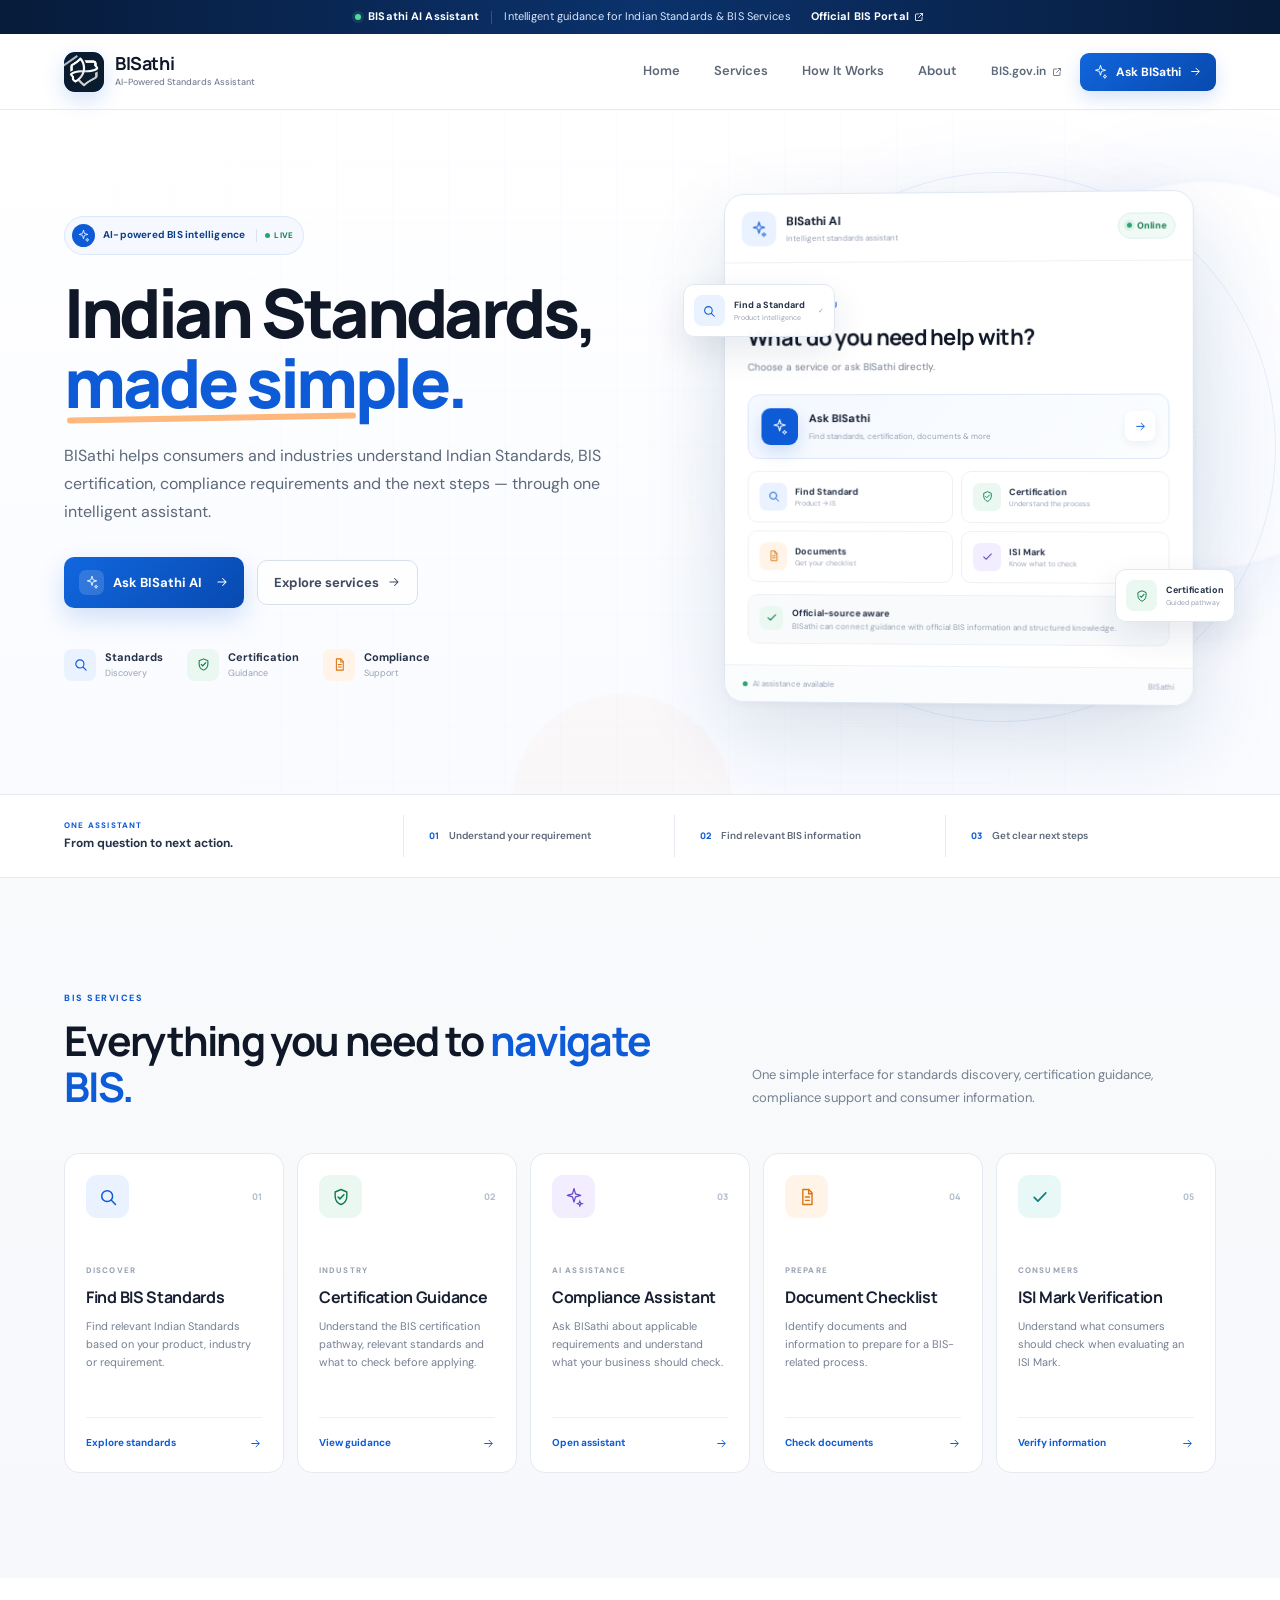
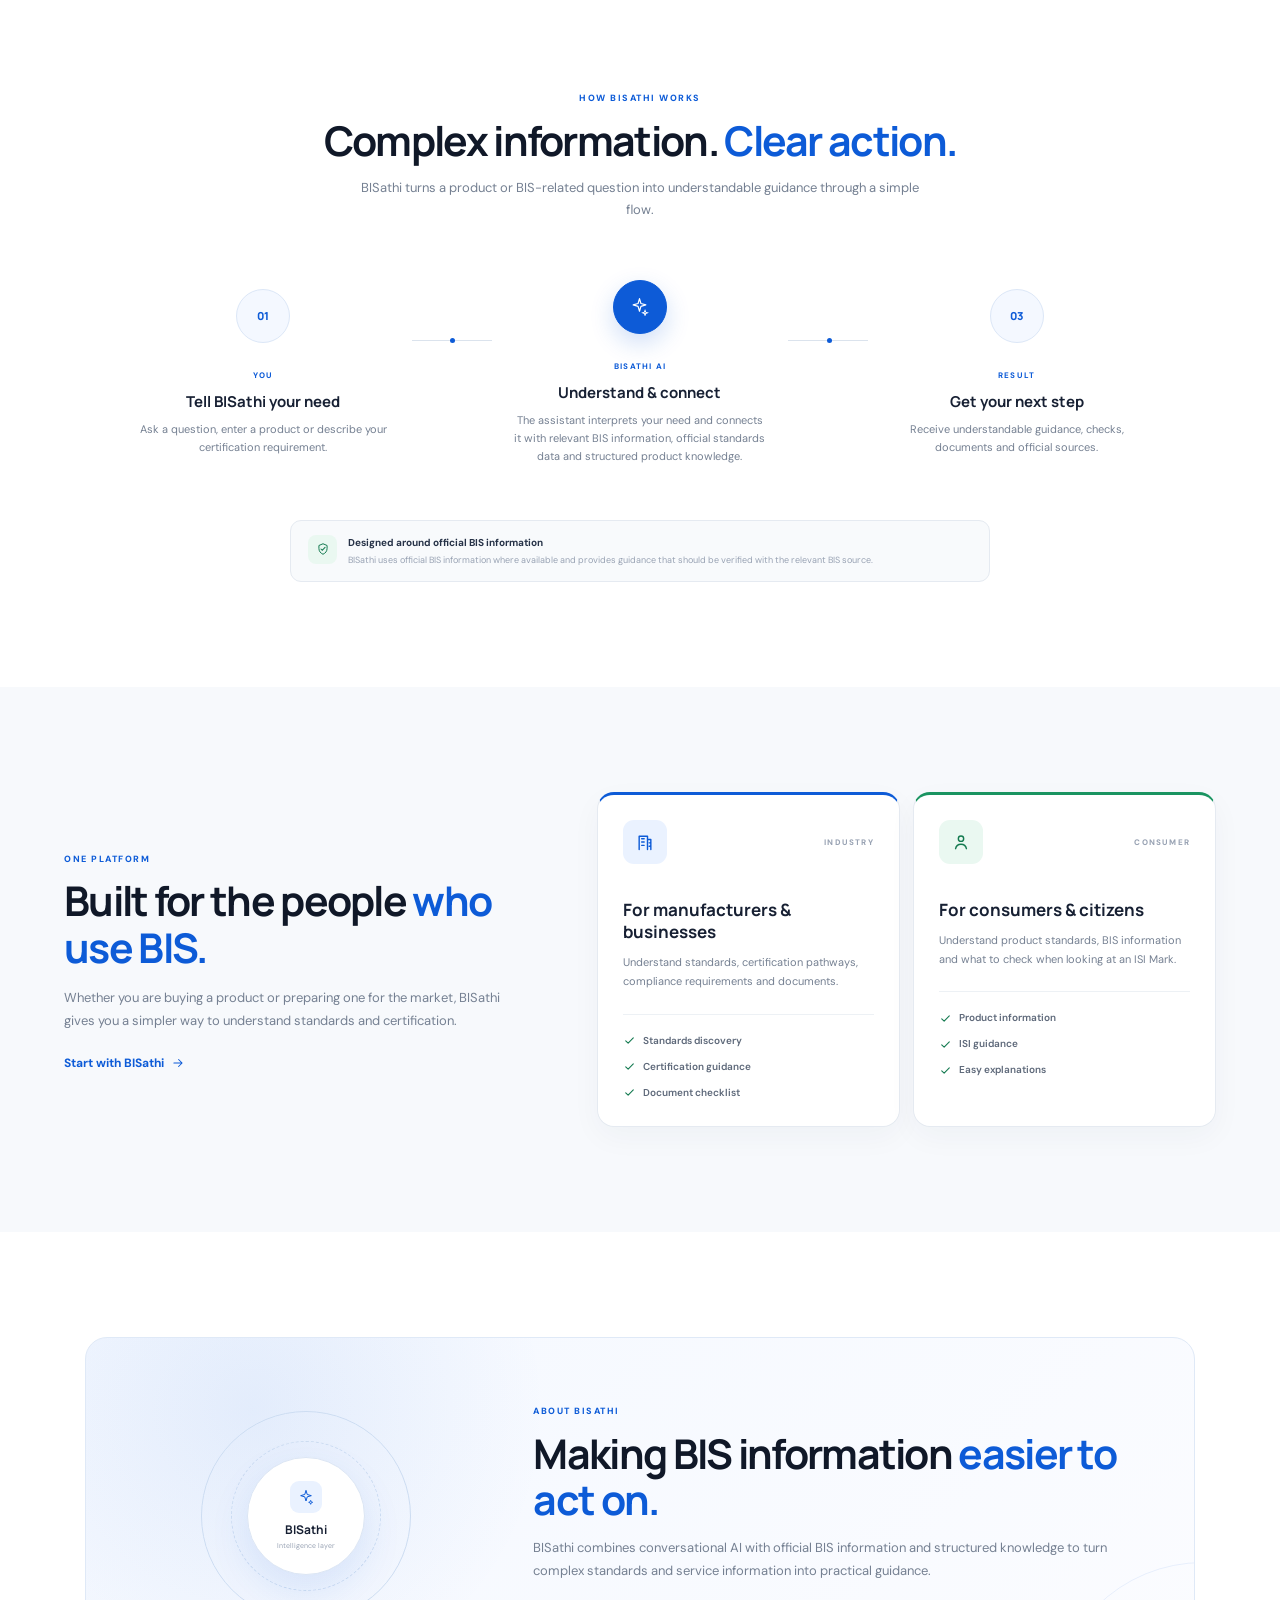
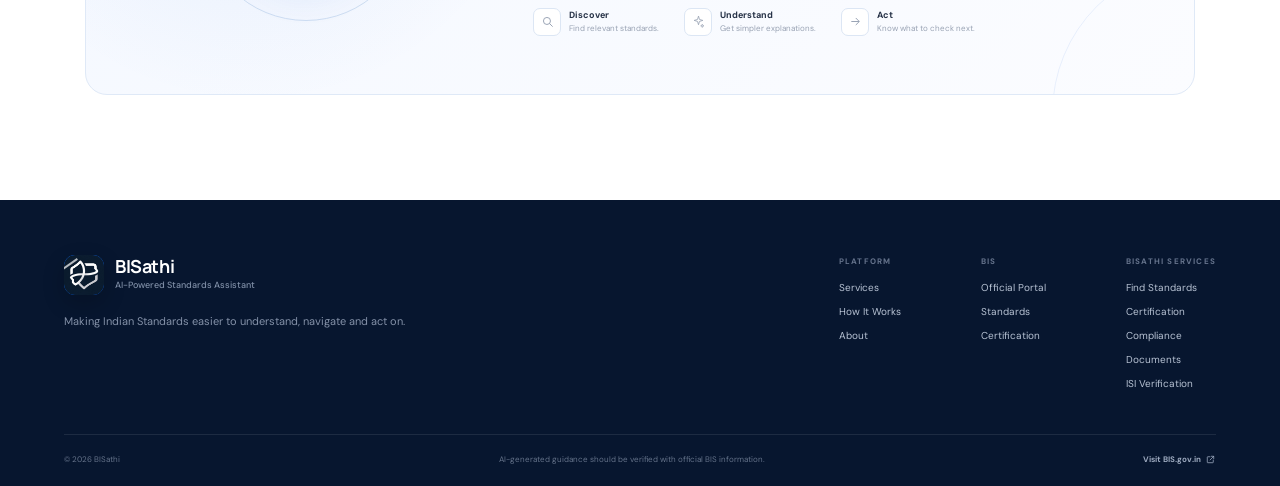
<file: frontend/index.html>
<!DOCTYPE html>
<html lang="en">
<head>
    <meta charset="UTF-8">
    <meta name="viewport" content="width=device-width, initial-scale=1.0">

    <meta
        name="description"
        content="BISathi is an AI-powered assistant for Indian Standards, BIS certification, compliance and consumer guidance."
    >

    <title>BISathi | AI-Powered BIS Standards Assistant</title>

    <!-- BISathi Logo / Favicon -->
    <link
        rel="icon"
        type="image/jpeg"
        href="BISathi.jpeg"
    >

    <link rel="preconnect" href="https://fonts.googleapis.com">
    <link rel="preconnect" href="https://fonts.gstatic.com" crossorigin>

    <link
        href="https://fonts.googleapis.com/css2?family=DM+Sans:wght@400;500;600;700&family=Manrope:wght@500;600;700;800&display=swap"
        rel="stylesheet"
    >

    <link rel="stylesheet" href="style.css">

    <!-- BISathi Logo Image Styling -->
    <style>
        .brand-logo-image {
            width: 100%;
            height: 100%;
            display: block;
            object-fit: contain;
            border-radius: inherit;
        }
    </style>
</head>

<body>

    <!-- =====================================================
         SVG ICON SYSTEM
         ===================================================== -->

    <svg
        aria-hidden="true"
        width="0"
        height="0"
        style="position:absolute"
    >

        <defs>

            <symbol id="icon-arrow-right" viewBox="0 0 24 24">
                <path
                    d="M5 12h13M13 6l6 6-6 6"
                    fill="none"
                    stroke="currentColor"
                    stroke-width="1.8"
                    stroke-linecap="round"
                    stroke-linejoin="round"
                />
            </symbol>

            <symbol id="icon-arrow-up" viewBox="0 0 24 24">
                <path
                    d="M12 19V5M6 11l6-6 6 6"
                    fill="none"
                    stroke="currentColor"
                    stroke-width="1.8"
                    stroke-linecap="round"
                    stroke-linejoin="round"
                />
            </symbol>

            <symbol id="icon-search" viewBox="0 0 24 24">
                <circle
                    cx="11"
                    cy="11"
                    r="6.5"
                    fill="none"
                    stroke="currentColor"
                    stroke-width="1.8"
                />

                <path
                    d="M16 16l5 5"
                    fill="none"
                    stroke="currentColor"
                    stroke-width="1.8"
                    stroke-linecap="round"
                />
            </symbol>

            <symbol id="icon-check" viewBox="0 0 24 24">
                <path
                    d="M5 12.5l4.5 4.5L19 7"
                    fill="none"
                    stroke="currentColor"
                    stroke-width="2"
                    stroke-linecap="round"
                    stroke-linejoin="round"
                />
            </symbol>

            <symbol id="icon-document" viewBox="0 0 24 24">
                <path
                    d="M7 3h7l4 4v14H7z"
                    fill="none"
                    stroke="currentColor"
                    stroke-width="1.7"
                    stroke-linejoin="round"
                />

                <path
                    d="M14 3v5h4M10 12h5M10 16h5"
                    fill="none"
                    stroke="currentColor"
                    stroke-width="1.7"
                    stroke-linecap="round"
                />
            </symbol>

            <symbol id="icon-shield" viewBox="0 0 24 24">
                <path
                    d="M12 3l7 3v5c0 4.6-2.8 8.3-7 10-4.2-1.7-7-5.4-7-10V6z"
                    fill="none"
                    stroke="currentColor"
                    stroke-width="1.7"
                    stroke-linejoin="round"
                />

                <path
                    d="M8.5 12l2.2 2.2 4.8-5"
                    fill="none"
                    stroke="currentColor"
                    stroke-width="1.8"
                    stroke-linecap="round"
                />
            </symbol>

            <symbol id="icon-building" viewBox="0 0 24 24">
                <path
                    d="M5 21V5h10v16M15 9h4v12M8 8h3M8 12h3M8 16h3M17 13h1M17 17h1"
                    fill="none"
                    stroke="currentColor"
                    stroke-width="1.7"
                    stroke-linecap="round"
                    stroke-linejoin="round"
                />
            </symbol>

            <symbol id="icon-user" viewBox="0 0 24 24">
                <circle
                    cx="12"
                    cy="8"
                    r="3.2"
                    fill="none"
                    stroke="currentColor"
                    stroke-width="1.7"
                />

                <path
                    d="M5.5 20c.7-3.5 3-5.3 6.5-5.3s5.8 1.8 6.5 5.3"
                    fill="none"
                    stroke="currentColor"
                    stroke-width="1.7"
                    stroke-linecap="round"
                />
            </symbol>

            <symbol id="icon-spark" viewBox="0 0 24 24">
                <path
                    d="M12 2l1.8 6.2L20 10l-6.2 1.8L12 18l-1.8-6.2L4 10l6.2-1.8z"
                    fill="none"
                    stroke="currentColor"
                    stroke-width="1.5"
                    stroke-linejoin="round"
                />

                <path
                    d="M19 17l.8 2.2L22 20l-2.2.8L19 23l-.8-2.2L16 20l2.2-.8z"
                    fill="none"
                    stroke="currentColor"
                    stroke-width="1.3"
                />
            </symbol>

            <symbol id="icon-menu" viewBox="0 0 24 24">
                <path
                    d="M4 7h16M4 12h16M4 17h16"
                    fill="none"
                    stroke="currentColor"
                    stroke-width="1.8"
                    stroke-linecap="round"
                />
            </symbol>

            <symbol id="icon-close" viewBox="0 0 24 24">
                <path
                    d="M6 6l12 12M18 6L6 18"
                    fill="none"
                    stroke="currentColor"
                    stroke-width="1.8"
                    stroke-linecap="round"
                />
            </symbol>

            <symbol id="icon-external" viewBox="0 0 24 24">
                <path
                    d="M14 5h5v5M19 5l-8 8"
                    fill="none"
                    stroke="currentColor"
                    stroke-width="1.7"
                    stroke-linecap="round"
                    stroke-linejoin="round"
                />

                <path
                    d="M18 13v5a1 1 0 0 1-1 1H6a1 1 0 0 1-1-1V7a1 1 0 0 1 1-1h5"
                    fill="none"
                    stroke="currentColor"
                    stroke-width="1.7"
                    stroke-linecap="round"
                />
            </symbol>

        </defs>

    </svg>


    <!-- =====================================================
         TOP INFORMATION BAR
         ===================================================== -->

    <div class="top-strip">

        <div class="top-strip-inner">

            <span class="top-strip-status">
                <span class="live-dot"></span>
                BISathi AI Assistant
            </span>

            <span class="top-strip-divider"></span>

            <span>
                Intelligent guidance for Indian Standards &amp; BIS Services
            </span>

            <a
                href="https://www.bis.gov.in/"
                target="_blank"
                rel="noopener noreferrer"
            >
                Official BIS Portal

                <svg class="tiny-icon">
                    <use href="#icon-external"></use>
                </svg>
            </a>

        </div>

    </div>


    <!-- =====================================================
         NAVBAR
         ===================================================== -->

    <header class="navbar">

        <a
            href="#home"
            class="brand"
            aria-label="BISathi Home"
        >

            <!-- BISathi Logo -->
            <div class="brand-mark">
                <img
                    src="BISathi.jpeg"
                    alt="BISathi Logo"
                    class="brand-logo-image"
                >
            </div>

            <div class="brand-copy">
                <strong>BISathi</strong>
                <span>AI-Powered Standards Assistant</span>
            </div>

        </a>


        <nav class="main-nav">

            <a href="#home" class="active">
                Home
            </a>

            <a href="#services">
                Services
            </a>

            <a href="#how">
                How It Works
            </a>

            <a href="#about">
                About
            </a>

        </nav>


        <div class="nav-actions">

            <a
                class="official-nav-link"
                href="https://www.bis.gov.in/"
                target="_blank"
                rel="noopener noreferrer"
            >
                BIS.gov.in

                <svg class="tiny-icon">
                    <use href="#icon-external"></use>
                </svg>
            </a>


            <button
                class="ask-nav-btn"
                onclick="openAssistant()"
            >

                <svg class="button-icon">
                    <use href="#icon-spark"></use>
                </svg>

                Ask BISathi

                <svg class="button-arrow">
                    <use href="#icon-arrow-right"></use>
                </svg>

            </button>


            <button
                class="mobile-menu-btn"
                type="button"
                onclick="toggleMobileNav()"
                aria-label="Open menu"
            >

                <svg>
                    <use href="#icon-menu"></use>
                </svg>

            </button>

        </div>

    </header>


    <!-- =====================================================
         MOBILE NAV
         ===================================================== -->

    <div class="mobile-nav" id="mobileNav">

        <a
            href="#home"
            onclick="closeMobileNav()"
        >
            Home
        </a>

        <a
            href="#services"
            onclick="closeMobileNav()"
        >
            Services
        </a>

        <a
            href="#how"
            onclick="closeMobileNav()"
        >
            How It Works
        </a>

        <a
            href="#about"
            onclick="closeMobileNav()"
        >
            About
        </a>

        <button
            onclick="openAssistant(); closeMobileNav()"
        >
            Ask BISathi AI
        </button>

    </div>


    <!-- =====================================================
         MAIN
         ===================================================== -->

    <main id="home">


        <!-- =================================================
             HERO
             ================================================= -->

        <section class="hero">

            <div class="hero-background-grid"></div>

            <div class="hero-glow hero-glow-one"></div>

            <div class="hero-glow hero-glow-two"></div>


            <div class="hero-content">

                <div class="hero-eyebrow">

                    <span class="eyebrow-icon">
                        <svg>
                            <use href="#icon-spark"></use>
                        </svg>
                    </span>

                    <span>
                        AI-powered BIS intelligence
                    </span>

                    <span class="eyebrow-live">
                        <span></span>
                        LIVE
                    </span>

                </div>


                <h1>
                    Indian Standards,
                    <span>made simple.</span>
                </h1>


                <p class="hero-description">
                    BISathi helps consumers and industries understand
                    Indian Standards, BIS certification, compliance
                    requirements and the next steps — through one
                    intelligent assistant.
                </p>


                <div class="hero-actions">

                    <button
                        class="hero-primary-btn"
                        onclick="openAssistant()"
                    >

                        <span class="hero-btn-icon">
                            <svg>
                                <use href="#icon-spark"></use>
                            </svg>
                        </span>

                        Ask BISathi AI

                        <svg class="hero-arrow">
                            <use href="#icon-arrow-right"></use>
                        </svg>

                    </button>


                    <button
                        class="hero-secondary-btn"
                        onclick="scrollToSection('services')"
                    >

                        Explore services

                        <svg>
                            <use href="#icon-arrow-right"></use>
                        </svg>

                    </button>

                </div>


                <div class="hero-trust">

                    <div class="trust-item">

                        <div class="trust-icon">
                            <svg>
                                <use href="#icon-search"></use>
                            </svg>
                        </div>

                        <div>
                            <strong>Standards</strong>
                            <span>Discovery</span>
                        </div>

                    </div>


                    <div class="trust-item">

                        <div class="trust-icon green">
                            <svg>
                                <use href="#icon-shield"></use>
                            </svg>
                        </div>

                        <div>
                            <strong>Certification</strong>
                            <span>Guidance</span>
                        </div>

                    </div>


                    <div class="trust-item">

                        <div class="trust-icon orange">
                            <svg>
                                <use href="#icon-document"></use>
                            </svg>
                        </div>

                        <div>
                            <strong>Compliance</strong>
                            <span>Support</span>
                        </div>

                    </div>

                </div>

            </div>


            <!-- =================================================
                 HERO AI COMMAND CENTER
                 ================================================= -->

            <div class="hero-visual">

                <div class="visual-orbit orbit-one"></div>
                <div class="visual-orbit orbit-two"></div>


                <div class="ai-dashboard">

                    <div class="dashboard-topbar">

                        <div class="dashboard-brand">

                            <div class="mini-ai-logo">
                                <svg>
                                    <use href="#icon-spark"></use>
                                </svg>
                            </div>

                            <div>
                                <strong>BISathi AI</strong>
                                <span>
                                    Intelligent standards assistant
                                </span>
                            </div>

                        </div>


                        <div class="dashboard-status">
                            <span class="online-pulse"></span>
                            Online
                        </div>

                    </div>


                    <div class="dashboard-body">

                        <div class="dashboard-greeting">

                            <span class="greeting-label">
                                GOOD TO SEE YOU
                            </span>

                            <h3>
                                What do you need help with?
                            </h3>

                            <p>
                                Choose a service or ask BISathi directly.
                            </p>

                        </div>


                        <div class="dashboard-command">

                            <div class="command-icon">
                                <svg>
                                    <use href="#icon-spark"></use>
                                </svg>
                            </div>

                            <div class="command-text">

                                <span>
                                    Ask BISathi
                                </span>

                                <small>
                                    Find standards, certification,
                                    documents &amp; more
                                </small>

                            </div>

                            <button
                                onclick="openAssistant()"
                                aria-label="Ask BISathi"
                            >
                                <svg>
                                    <use href="#icon-arrow-right"></use>
                                </svg>
                            </button>

                        </div>


                        <!-- 4 SERVICE SHORTCUTS -->

                        <div class="dashboard-services">


                            <!-- Standards -->

                            <button
                                onclick="window.location.href='standards.html'"
                            >

                                <span class="dashboard-service-icon blue">
                                    <svg>
                                        <use href="#icon-search"></use>
                                    </svg>
                                </span>

                                <span>
                                    <strong>Find Standard</strong>
                                    <small>
                                        Product → IS
                                    </small>
                                </span>

                            </button>


                            <!-- Certification -->

                            <button
                                onclick="window.location.href='certification.html'"
                            >

                                <span class="dashboard-service-icon green">
                                    <svg>
                                        <use href="#icon-shield"></use>
                                    </svg>
                                </span>

                                <span>
                                    <strong>Certification</strong>
                                    <small>
                                        Understand the process
                                    </small>
                                </span>

                            </button>


                            <!-- Documents -->

                            <button
                                onclick="window.location.href='documents.html'"
                            >

                                <span class="dashboard-service-icon orange">
                                    <svg>
                                        <use href="#icon-document"></use>
                                    </svg>
                                </span>

                                <span>
                                    <strong>Documents</strong>
                                    <small>
                                        Get your checklist
                                    </small>
                                </span>

                            </button>


                            <!-- ISI -->

                            <button
                                onclick="window.location.href='isi-verification.html'"
                            >

                                <span class="dashboard-service-icon purple">
                                    <svg>
                                        <use href="#icon-check"></use>
                                    </svg>
                                </span>

                                <span>
                                    <strong>ISI Mark</strong>
                                    <small>
                                        Know what to check
                                    </small>
                                </span>

                            </button>

                        </div>


                        <div class="dashboard-insight">

                            <div class="insight-mark">
                                <svg>
                                    <use href="#icon-check"></use>
                                </svg>
                            </div>

                            <div>

                                <strong>
                                    Official-source aware
                                </strong>

                                <span>
                                    BISathi can connect guidance with
                                    official BIS information and structured
                                    knowledge.
                                </span>

                            </div>

                        </div>

                    </div>


                    <div class="dashboard-footer">

                        <span>
                            <span class="footer-status-dot"></span>
                            AI assistance available
                        </span>

                        <span>
                            BISathi
                        </span>

                    </div>

                </div>


                <!-- FLOATING CARD 1 -->

                <div class="floating-card floating-card-one">

                    <div class="floating-icon blue">
                        <svg>
                            <use href="#icon-search"></use>
                        </svg>
                    </div>

                    <div>
                        <strong>Find a Standard</strong>
                        <span>Product intelligence</span>
                    </div>

                    <span class="floating-check">
                        ✓
                    </span>

                </div>


                <!-- FLOATING CARD 2 -->

                <div class="floating-card floating-card-two">

                    <div class="floating-icon green">
                        <svg>
                            <use href="#icon-shield"></use>
                        </svg>
                    </div>

                    <div>
                        <strong>Certification</strong>
                        <span>Guided pathway</span>
                    </div>

                </div>

            </div>

        </section>


        <!-- =================================================
             QUICK VALUE STRIP
             ================================================= -->

        <section class="value-strip">

            <div class="value-strip-inner">

                <div class="value-heading">

                    <span class="section-mini-label">
                        ONE ASSISTANT
                    </span>

                    <strong>
                        From question to next action.
                    </strong>

                </div>


                <div class="value-point">

                    <span class="value-number">
                        01
                    </span>

                    <span>
                        Understand your requirement
                    </span>

                </div>


                <div class="value-point">

                    <span class="value-number">
                        02
                    </span>

                    <span>
                        Find relevant BIS information
                    </span>

                </div>


                <div class="value-point">

                    <span class="value-number">
                        03
                    </span>

                    <span>
                        Get clear next steps
                    </span>

                </div>

            </div>

        </section>


        <!-- =================================================
             SERVICES
             ================================================= -->

        <section
            class="services section"
            id="services"
        >

            <div class="section-heading-row">

                <div>

                    <span class="section-label">
                        BIS SERVICES
                    </span>

                    <h2>
                        Everything you need to
                        <span>navigate BIS.</span>
                    </h2>

                </div>


                <p>
                    One simple interface for standards discovery,
                    certification guidance, compliance support and
                    consumer information.
                </p>

            </div>


            <div class="service-grid">


                <!-- =========================================
                     SERVICE 01 — STANDARDS
                     ========================================= -->

                <article
                    class="service-card featured-service"
                    onclick="window.location.href='standards.html'"
                    tabindex="0"
                    role="button"
                    onkeydown="
                        if(event.key === 'Enter' || event.key === ' ')
                        {
                            window.location.href='standards.html';
                        }
                    "
                >

                    <div class="service-card-top">

                        <div class="service-icon blue">

                            <svg>
                                <use href="#icon-search"></use>
                            </svg>

                        </div>

                        <span class="service-number">
                            01
                        </span>

                    </div>


                    <div class="service-card-content">

                        <span class="service-kicker">
                            DISCOVER
                        </span>

                        <h3>
                            Find BIS Standards
                        </h3>

                        <p>
                            Find relevant Indian Standards based on
                            your product, industry or requirement.
                        </p>

                    </div>


                    <div class="service-card-footer">

                        <span>
                            Explore standards
                        </span>

                        <svg>
                            <use href="#icon-arrow-right"></use>
                        </svg>

                    </div>

                </article>


                <!-- =========================================
                     SERVICE 02 — CERTIFICATION
                     ========================================= -->

                <article
                    class="service-card"
                    onclick="window.location.href='certification.html'"
                    tabindex="0"
                    role="button"
                    onkeydown="
                        if(event.key === 'Enter' || event.key === ' ')
                        {
                            window.location.href='certification.html';
                        }
                    "
                >

                    <div class="service-card-top">

                        <div class="service-icon green">

                            <svg>
                                <use href="#icon-shield"></use>
                            </svg>

                        </div>

                        <span class="service-number">
                            02
                        </span>

                    </div>


                    <div class="service-card-content">

                        <span class="service-kicker">
                            INDUSTRY
                        </span>

                        <h3>
                            Certification Guidance
                        </h3>

                        <p>
                            Understand the BIS certification pathway,
                            relevant standards and what to check
                            before applying.
                        </p>

                    </div>


                    <div class="service-card-footer">

                        <span>
                            View guidance
                        </span>

                        <svg>
                            <use href="#icon-arrow-right"></use>
                        </svg>

                    </div>

                </article>


                <!-- =========================================
                     SERVICE 03 — COMPLIANCE
                     ========================================= -->

                <article
                    class="service-card"
                    onclick="window.location.href='compliance.html'"
                    tabindex="0"
                    role="button"
                    onkeydown="
                        if(event.key === 'Enter' || event.key === ' ')
                        {
                            window.location.href='compliance.html';
                        }
                    "
                >

                    <div class="service-card-top">

                        <div class="service-icon purple">

                            <svg>
                                <use href="#icon-spark"></use>
                            </svg>

                        </div>

                        <span class="service-number">
                            03
                        </span>

                    </div>


                    <div class="service-card-content">

                        <span class="service-kicker">
                            AI ASSISTANCE
                        </span>

                        <h3>
                            Compliance Assistant
                        </h3>

                        <p>
                            Ask BISathi about applicable requirements
                            and understand what your business should check.
                        </p>

                    </div>


                    <div class="service-card-footer">

                        <span>
                            Open assistant
                        </span>

                        <svg>
                            <use href="#icon-arrow-right"></use>
                        </svg>

                    </div>

                </article>


                <!-- =========================================
                     SERVICE 04 — DOCUMENTS
                     ========================================= -->

                <article
                    class="service-card"
                    onclick="window.location.href='documents.html'"
                    tabindex="0"
                    role="button"
                    onkeydown="
                        if(event.key === 'Enter' || event.key === ' ')
                        {
                            window.location.href='documents.html';
                        }
                    "
                >

                    <div class="service-card-top">

                        <div class="service-icon orange">

                            <svg>
                                <use href="#icon-document"></use>
                            </svg>

                        </div>

                        <span class="service-number">
                            04
                        </span>

                    </div>


                    <div class="service-card-content">

                        <span class="service-kicker">
                            PREPARE
                        </span>

                        <h3>
                            Document Checklist
                        </h3>

                        <p>
                            Identify documents and information to
                            prepare for a BIS-related process.
                        </p>

                    </div>


                    <div class="service-card-footer">

                        <span>
                            Check documents
                        </span>

                        <svg>
                            <use href="#icon-arrow-right"></use>
                        </svg>

                    </div>

                </article>


                <!-- =========================================
                     SERVICE 05 — ISI
                     ========================================= -->

                <article
                    class="service-card"
                    onclick="window.location.href='isi-verification.html'"
                    tabindex="0"
                    role="button"
                    onkeydown="
                        if(event.key === 'Enter' || event.key === ' ')
                        {
                            window.location.href='isi-verification.html';
                        }
                    "
                >

                    <div class="service-card-top">

                        <div class="service-icon teal">

                            <svg>
                                <use href="#icon-check"></use>
                            </svg>

                        </div>

                        <span class="service-number">
                            05
                        </span>

                    </div>


                    <div class="service-card-content">

                        <span class="service-kicker">
                            CONSUMERS
                        </span>

                        <h3>
                            ISI Mark Verification
                        </h3>

                        <p>
                            Understand what consumers should check
                            when evaluating an ISI Mark.
                        </p>

                    </div>


                    <div class="service-card-footer">

                        <span>
                            Verify information
                        </span>

                        <svg>
                            <use href="#icon-arrow-right"></use>
                        </svg>

                    </div>

                </article>

            </div>

        </section>


        <!-- =================================================
             HOW IT WORKS
             ================================================= -->

        <section
            class="how-section section"
            id="how"
        >

            <div class="how-intro">

                <span class="section-label">
                    HOW BISATHI WORKS
                </span>

                <h2>
                    Complex information.
                    <span>Clear action.</span>
                </h2>

                <p>
                    BISathi turns a product or BIS-related question
                    into understandable guidance through a simple flow.
                </p>

            </div>


            <div class="process-flow">


                <div class="process-step">

                    <div class="process-number">
                        01
                    </div>

                    <div class="process-content">

                        <span>
                            YOU
                        </span>

                        <h3>
                            Tell BISathi your need
                        </h3>

                        <p>
                            Ask a question, enter a product or describe
                            your certification requirement.
                        </p>

                    </div>

                </div>


                <div class="process-connector">
                    <span></span>
                </div>


                <div class="process-step">

                    <div class="process-number active">

                        <svg>
                            <use href="#icon-spark"></use>
                        </svg>

                    </div>

                    <div class="process-content">

                        <span>
                            BISATHI AI
                        </span>

                        <h3>
                            Understand &amp; connect
                        </h3>

                        <p>
                            The assistant interprets your need and
                            connects it with relevant BIS information,
                            official standards data and structured
                            product knowledge.
                        </p>

                    </div>

                </div>


                <div class="process-connector">
                    <span></span>
                </div>


                <div class="process-step">

                    <div class="process-number">
                        03
                    </div>

                    <div class="process-content">

                        <span>
                            RESULT
                        </span>

                        <h3>
                            Get your next step
                        </h3>

                        <p>
                            Receive understandable guidance, checks,
                            documents and official sources.
                        </p>

                    </div>

                </div>

            </div>


            <div class="process-note">

                <div class="process-note-icon">

                    <svg>
                        <use href="#icon-shield"></use>
                    </svg>

                </div>

                <div>

                    <strong>
                        Designed around official BIS information
                    </strong>

                    <span>
                        BISathi uses official BIS information where
                        available and provides guidance that should be
                        verified with the relevant BIS source.
                    </span>

                </div>

            </div>

        </section>


        <!-- =================================================
             AUDIENCE
             ================================================= -->

        <section class="audience-section section">

            <div class="audience-layout">


                <div class="audience-copy">

                    <span class="section-label">
                        ONE PLATFORM
                    </span>

                    <h2>
                        Built for the people
                        <span>who use BIS.</span>
                    </h2>

                    <p>
                        Whether you are buying a product or preparing
                        one for the market, BISathi gives you a simpler
                        way to understand standards and certification.
                    </p>

                    <button
                        class="text-action"
                        onclick="openAssistant()"
                    >

                        Start with BISathi

                        <svg>
                            <use href="#icon-arrow-right"></use>
                        </svg>

                    </button>

                </div>


                <div class="audience-panels">


                    <!-- INDUSTRY -->

                    <article class="audience-panel industry-panel">

                        <div class="audience-panel-top">

                            <div class="audience-large-icon">

                                <svg>
                                    <use href="#icon-building"></use>
                                </svg>

                            </div>

                            <span>
                                INDUSTRY
                            </span>

                        </div>


                        <h3>
                            For manufacturers &amp; businesses
                        </h3>

                        <p>
                            Understand standards, certification
                            pathways, compliance requirements and
                            documents.
                        </p>


                        <div class="audience-features">

                            <span>
                                <svg>
                                    <use href="#icon-check"></use>
                                </svg>

                                Standards discovery
                            </span>

                            <span>
                                <svg>
                                    <use href="#icon-check"></use>
                                </svg>

                                Certification guidance
                            </span>

                            <span>
                                <svg>
                                    <use href="#icon-check"></use>
                                </svg>

                                Document checklist
                            </span>

                        </div>

                    </article>


                    <!-- CONSUMER -->

                    <article class="audience-panel consumer-panel">

                        <div class="audience-panel-top">

                            <div class="audience-large-icon">

                                <svg>
                                    <use href="#icon-user"></use>
                                </svg>

                            </div>

                            <span>
                                CONSUMER
                            </span>

                        </div>


                        <h3>
                            For consumers &amp; citizens
                        </h3>

                        <p>
                            Understand product standards, BIS information
                            and what to check when looking at an ISI Mark.
                        </p>


                        <div class="audience-features">

                            <span>
                                <svg>
                                    <use href="#icon-check"></use>
                                </svg>

                                Product information
                            </span>

                            <span>
                                <svg>
                                    <use href="#icon-check"></use>
                                </svg>

                                ISI guidance
                            </span>

                            <span>
                                <svg>
                                    <use href="#icon-check"></use>
                                </svg>

                                Easy explanations
                            </span>

                        </div>

                    </article>

                </div>

            </div>

        </section>


        <!-- =================================================
             ABOUT
             ================================================= -->

        <section
            class="about-section section"
            id="about"
        >

            <div class="about-shell">


                <div class="about-visual">

                    <div class="about-orbit orbit-a"></div>

                    <div class="about-orbit orbit-b"></div>

                    <div class="about-core">

                        <div class="about-core-icon">

                            <svg>
                                <use href="#icon-spark"></use>
                            </svg>

                        </div>

                        <strong>
                            BISathi
                        </strong>

                        <span>
                            Intelligence layer
                        </span>

                    </div>

                </div>


                <div class="about-content">

                    <span class="section-label">
                        ABOUT BISATHI
                    </span>

                    <h2>
                        Making BIS information
                        <span>easier to act on.</span>
                    </h2>

                    <p>
                        BISathi combines conversational AI with
                        official BIS information and structured
                        knowledge to turn complex standards and
                        service information into practical guidance.
                    </p>


                    <div class="about-points">


                        <div>

                            <span class="about-point-icon">

                                <svg>
                                    <use href="#icon-search"></use>
                                </svg>

                            </span>

                            <div>

                                <strong>
                                    Discover
                                </strong>

                                <span>
                                    Find relevant standards.
                                </span>

                            </div>

                        </div>


                        <div>

                            <span class="about-point-icon">

                                <svg>
                                    <use href="#icon-spark"></use>
                                </svg>

                            </span>

                            <div>

                                <strong>
                                    Understand
                                </strong>

                                <span>
                                    Get simpler explanations.
                                </span>

                            </div>

                        </div>


                        <div>

                            <span class="about-point-icon">

                                <svg>
                                    <use href="#icon-arrow-right"></use>
                                </svg>

                            </span>

                            <div>

                                <strong>
                                    Act
                                </strong>

                                <span>
                                    Know what to check next.
                                </span>

                            </div>

                        </div>


                    </div>

                </div>

            </div>

        </section>

    </main>


    <!-- =====================================================
         FOOTER
         ===================================================== -->

    <footer class="site-footer">

        <div class="footer-main">


            <div class="footer-brand">

                <a
                    href="#home"
                    class="brand footer-brand-link"
                >

                    <!-- BISathi Logo -->
                    <div class="brand-mark footer-mark">
                        <img
                            src="BISathi.jpeg"
                            alt="BISathi Logo"
                            class="brand-logo-image"
                        >
                    </div>

                    <div class="brand-copy">

                        <strong>
                            BISathi
                        </strong>

                        <span>
                            AI-Powered Standards Assistant
                        </span>

                    </div>

                </a>


                <p>
                    Making Indian Standards easier to understand,
                    navigate and act on.
                </p>

            </div>


            <div class="footer-links">


                <div>

                    <span>
                        PLATFORM
                    </span>

                    <a href="#services">
                        Services
                    </a>

                    <a href="#how">
                        How It Works
                    </a>

                    <a href="#about">
                        About
                    </a>

                </div>


                <div>

                    <span>
                        BIS
                    </span>

                    <a
                        href="https://www.bis.gov.in/"
                        target="_blank"
                        rel="noopener noreferrer"
                    >
                        Official Portal
                    </a>

                    <a
                        href="https://standards.bis.gov.in/"
                        target="_blank"
                        rel="noopener noreferrer"
                    >
                        Standards
                    </a>

                    <a
                        href="https://www.bis.gov.in/product-certification/product-certification-process/?lang=en"
                        target="_blank"
                        rel="noopener noreferrer"
                    >
                        Certification
                    </a>

                </div>


                <div>

                    <span>
                        BISATHI SERVICES
                    </span>

                    <a href="standards.html">
                        Find Standards
                    </a>

                    <a href="certification.html">
                        Certification
                    </a>

                    <a href="compliance.html">
                        Compliance
                    </a>

                    <a href="documents.html">
                        Documents
                    </a>

                    <a href="isi-verification.html">
                        ISI Verification
                    </a>

                </div>


            </div>

        </div>


        <div class="footer-bottom">

            <span>
                © 2026 BISathi
            </span>

            <span>
                AI-generated guidance should be verified with official BIS information.
            </span>

            <a
                href="https://www.bis.gov.in/"
                target="_blank"
                rel="noopener noreferrer"
            >

                Visit BIS.gov.in

                <svg>
                    <use href="#icon-external"></use>
                </svg>

            </a>

        </div>

    </footer>


    <!-- =====================================================
         AI ASSISTANT MODAL
         ===================================================== -->

    <div
        class="modal-overlay"
        id="assistantModal"
    >

        <div class="assistant-modal">


            <!-- MODAL HEADER -->

            <div class="modal-header">

                <div class="modal-brand">

                    <div class="modal-ai-icon">

                        <svg>
                            <use href="#icon-spark"></use>
                        </svg>

                    </div>

                    <div>

                        <strong>
                            BISathi AI
                        </strong>

                        <span>
                            <span class="online-dot"></span>
                            Ready to help
                        </span>

                    </div>

                </div>


                <button
                    class="close-btn"
                    type="button"
                    onclick="closeAssistant()"
                    aria-label="Close assistant"
                >

                    <svg>
                        <use href="#icon-close"></use>
                    </svg>

                </button>

            </div>


            <!-- USER TYPE -->

            <div class="user-type-section">

                <div class="user-type-heading">

                    <div>

                        <span>
                            PERSONALIZE YOUR EXPERIENCE
                        </span>

                        <strong>
                            What brings you to BISathi?
                        </strong>

                    </div>

                </div>


                <div class="user-type-options">


                    <button
                        type="button"
                        class="user-type-btn active"
                        id="consumerBtn"
                        onclick="selectUserType('consumer')"
                    >

                        <span class="user-type-icon">

                            <svg>
                                <use href="#icon-user"></use>
                            </svg>

                        </span>

                        <span class="user-type-text">

                            <strong>
                                Consumer
                            </strong>

                            <small>
                                Product &amp; BIS information
                            </small>

                        </span>

                        <span class="selection-check">

                            <svg>
                                <use href="#icon-check"></use>
                            </svg>

                        </span>

                    </button>


                    <button
                        type="button"
                        class="user-type-btn"
                        id="industryBtn"
                        onclick="selectUserType('manufacturer')"
                    >

                        <span class="user-type-icon industry-icon">

                            <svg>
                                <use href="#icon-building"></use>
                            </svg>

                        </span>

                        <span class="user-type-text">

                            <strong>
                                Industry / Manufacturer
                            </strong>

                            <small>
                                Certification &amp; compliance
                            </small>

                        </span>

                        <span class="selection-check">

                            <svg>
                                <use href="#icon-check"></use>
                            </svg>

                        </span>

                    </button>

                </div>

            </div>


            <!-- CHAT -->

            <div
                class="modal-chat"
                id="chatArea"
            >

                <div class="chat-welcome">

                    <div class="welcome-ai-icon">

                        <svg>
                            <use href="#icon-spark"></use>
                        </svg>

                    </div>

                    <div>

                        <span class="chat-time-label">
                            BISATHI AI
                        </span>

                        <h3>
                            How can I help you today?
                        </h3>

                        <p>
                            Ask about standards, certification,
                            documents, compliance or ISI Marks.
                        </p>

                    </div>

                </div>


                <div class="starter-suggestions">


                    <button
                        onclick="askQuestion('Which BIS standard applies to my product?')"
                    >

                        <svg>
                            <use href="#icon-search"></use>
                        </svg>

                        Find a Standard

                    </button>


                    <button
                        onclick="askQuestion('How do I get BIS certification?')"
                    >

                        <svg>
                            <use href="#icon-shield"></use>
                        </svg>

                        BIS Certification

                    </button>


                    <button
                        onclick="askQuestion('What documents are required for BIS certification?')"
                    >

                        <svg>
                            <use href="#icon-document"></use>
                        </svg>

                        Required Documents

                    </button>

                </div>

            </div>


            <!-- QUICK SUGGESTIONS -->

            <div class="suggestions">

                <button
                    type="button"
                    onclick="askQuestion('How do I get BIS certification?')"
                >
                    Certification
                </button>

                <button
                    type="button"
                    onclick="askQuestion('Find the standard for my product')"
                >
                    Find Standard
                </button>

                <button
                    type="button"
                    onclick="askQuestion('What documents do I need?')"
                >
                    Documents
                </button>

                <button
                    type="button"
                    onclick="askQuestion('How can I verify an ISI Mark?')"
                >
                    ISI Mark
                </button>

            </div>


            <!-- CHAT INPUT -->

            <div class="chat-input">

                <div class="chat-input-leading">

                    <svg>
                        <use href="#icon-spark"></use>
                    </svg>

                </div>


                <input
                    type="text"
                    id="userInput"
                    placeholder="Ask BISathi anything..."
                    onkeydown="handleEnter(event)"
                    autocomplete="off"
                />


                <button
                    type="button"
                    onclick="sendMessage()"
                    aria-label="Send message"
                >

                    <svg>
                        <use href="#icon-arrow-up"></use>
                    </svg>

                </button>

            </div>


            <div class="ai-disclaimer">

                <span>
                    AI guidance • Verify important requirements
                    with official BIS sources
                </span>

            </div>

        </div>

    </div>


    <!-- =====================================================
         MAIN JAVASCRIPT
         ===================================================== -->

    <script src="script.js"></script>

</body>
</html>
</file>
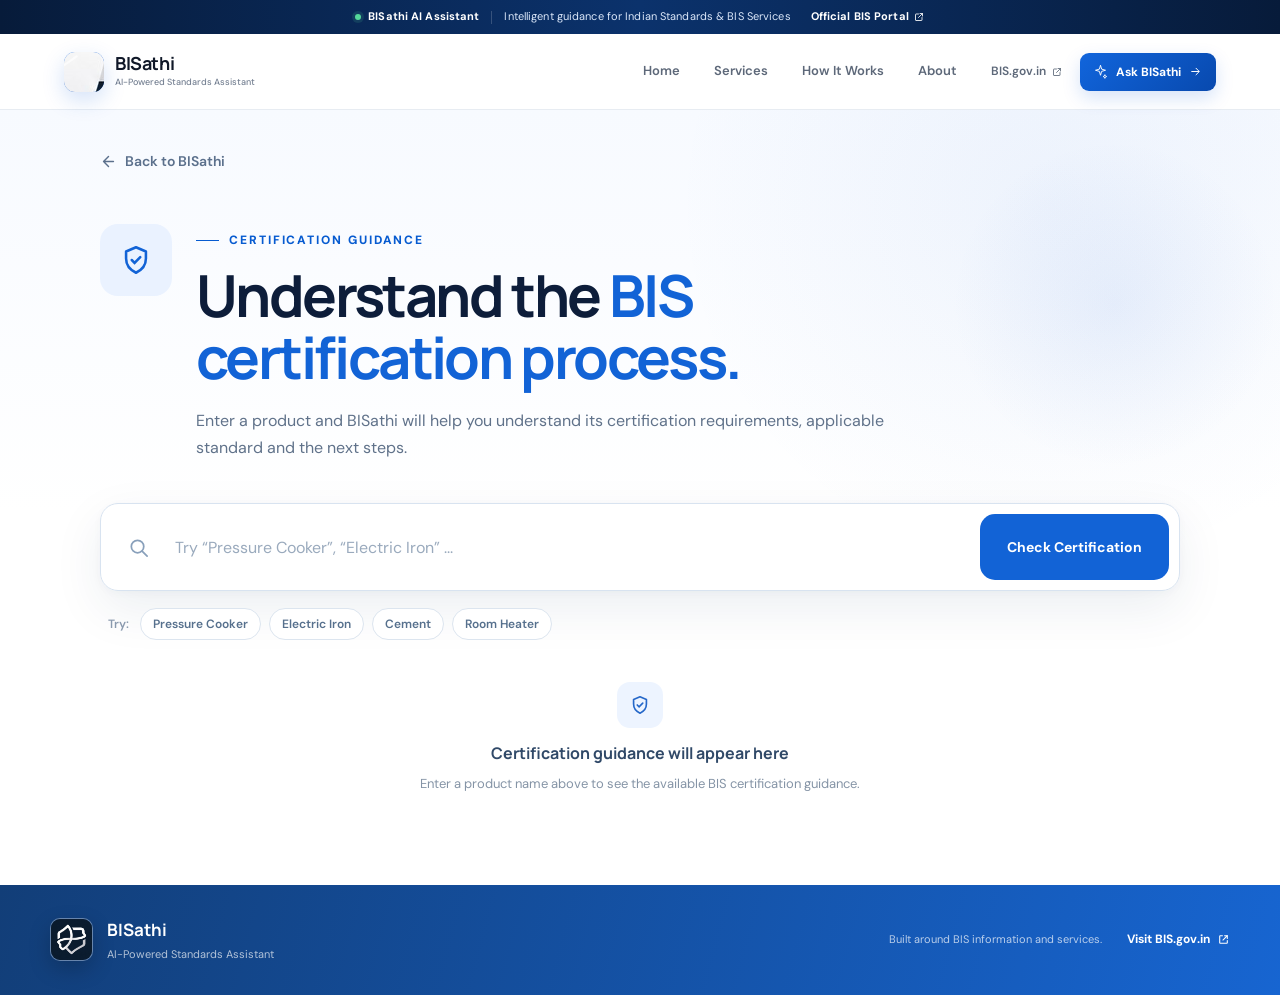
<file: frontend/certification.html>
<!DOCTYPE html>
<html lang="en">
<head>
    <meta charset="UTF-8">
    <meta
        name="viewport"
        content="width=device-width, initial-scale=1.0"
    >

    <meta
        name="description"
        content="BISathi Certification Guidance - Understand BIS certification requirements and next steps."
    >

    <title>Certification Guidance | BISathi</title>

    <!-- GOOGLE FONTS -->
    <link rel="preconnect" href="https://fonts.googleapis.com">
    <link
        rel="preconnect"
        href="https://fonts.gstatic.com"
        crossorigin
    >

    <link
        href="https://fonts.googleapis.com/css2?family=DM+Sans:wght@400;500;600;700&family=Manrope:wght@500;600;700;800&display=swap"
        rel="stylesheet"
    >

    <!-- MAIN WEBSITE CSS -->
    <link rel="stylesheet" href="style.css">

    <!-- CERTIFICATION PAGE ONLY CSS -->
    <style>
        /* =========================================================
           CERTIFICATION PAGE
        ========================================================= */

        .cert-page {
            min-height: calc(100vh - 135px);
            padding: 40px 24px 70px;
            background:
                radial-gradient(
                    circle at 82% 12%,
                    rgba(40, 105, 210, 0.055),
                    transparent 30%
                ),
                linear-gradient(
                    180deg,
                    #f7faff 0%,
                    #ffffff 52%,
                    #ffffff 100%
                );
        }

        .cert-container {
            width: min(1080px, 100%);
            margin: 0 auto;
        }

        /* =========================================================
           BACK LINK
        ========================================================= */

        .page-back {
            display: inline-flex;
            align-items: center;
            gap: 8px;
            margin: 0 0 52px;
            color: #5b708c;
            text-decoration: none;
            font-size: 14px;
            font-weight: 600;
            transition: 0.2s ease;
        }

        .page-back:hover {
            color: #125ed0;
            transform: translateX(-2px);
        }

        .page-back svg {
            width: 17px;
            height: 17px;
        }

        /* =========================================================
           CERTIFICATION HERO
        ========================================================= */

        .cert-hero {
            position: relative;
            display: grid;
            grid-template-columns: 76px minmax(0, 1fr);
            gap: 20px;
            align-items: start;
            margin-bottom: 42px;
        }

        .cert-hero::after {
            content: "";
            position: absolute;
            width: 330px;
            height: 330px;
            top: -85px;
            right: -100px;
            background:
                radial-gradient(
                    circle,
                    rgba(52, 111, 219, 0.075),
                    rgba(52, 111, 219, 0) 70%
                );
            pointer-events: none;
            z-index: 0;
        }

        .cert-hero-icon {
            position: relative;
            z-index: 1;
            width: 72px;
            height: 72px;
            display: flex;
            align-items: center;
            justify-content: center;
            border-radius: 18px;
            background: #eaf2ff;
            color: #1263d6;
        }

        .cert-hero-icon svg {
            width: 34px;
            height: 34px;
        }

        .cert-hero-content {
            position: relative;
            z-index: 1;
        }

        .cert-label {
            display: flex;
            align-items: center;
            gap: 10px;
            margin: 7px 0 13px;
            color: #075bd0;
            font-size: 12px;
            font-weight: 800;
            letter-spacing: 0.16em;
        }

        .cert-label::before {
            content: "";
            width: 23px;
            height: 1px;
            background: #075bd0;
        }

        .cert-hero h1 {
            margin: 0;
            max-width: 800px;
            color: #0d1d3a;
            font-family: "Manrope", sans-serif;
            font-size: clamp(38px, 5vw, 58px);
            line-height: 1.08;
            letter-spacing: -0.045em;
        }

        .cert-hero h1 span {
            color: #1263d6;
        }

        .cert-hero p {
            max-width: 720px;
            margin: 18px 0 0;
            color: #60728a;
            font-size: 16px;
            line-height: 1.7;
        }

        /* =========================================================
           SEARCH AREA
        ========================================================= */

        .cert-search-wrapper {
            position: relative;
            z-index: 2;
            margin-top: 42px;
        }

        .cert-search-box {
            display: flex;
            align-items: center;
            width: 100%;
            min-height: 88px;
            padding: 10px;
            background: rgba(255, 255, 255, 0.97);
            border: 1px solid #d8e3f0;
            border-radius: 18px;
            box-shadow:
                0 18px 50px rgba(18, 49, 89, 0.08),
                0 2px 8px rgba(18, 49, 89, 0.03);
            transition: 0.25s ease;
        }

        .cert-search-box:focus-within {
            border-color: #a9c5ea;
            box-shadow:
                0 20px 55px rgba(18, 49, 89, 0.1),
                0 0 0 4px rgba(18, 99, 214, 0.06);
        }

        .cert-search-icon {
            width: 54px;
            height: 54px;
            flex-shrink: 0;
            display: flex;
            align-items: center;
            justify-content: center;
            color: #89a0bb;
        }

        .cert-search-icon svg {
            width: 23px;
            height: 23px;
        }

        .cert-input {
            flex: 1;
            min-width: 0;
            height: 64px;
            padding: 0 10px;
            border: none;
            outline: none;
            background: transparent;
            color: #193554;
            font-family: "DM Sans", sans-serif;
            font-size: 16px;
        }

        .cert-input::placeholder {
            color: #9aaabd;
        }

        .cert-search-btn {
            flex-shrink: 0;
            height: 66px;
            padding: 0 27px;
            border: none;
            border-radius: 15px;
            background: #1263d6;
            color: #ffffff;
            font-family: "DM Sans", sans-serif;
            font-size: 14px;
            font-weight: 700;
            cursor: pointer;
            transition:
                background 0.2s ease,
                transform 0.2s ease,
                box-shadow 0.2s ease;
        }

        .cert-search-btn:hover {
            background: #0755c2;
            transform: translateY(-1px);
            box-shadow:
                0 8px 20px rgba(18, 99, 214, 0.2);
        }

        .cert-search-btn:disabled {
            opacity: 0.65;
            cursor: wait;
            transform: none;
            box-shadow: none;
        }

        /* =========================================================
           SUGGESTION CHIPS
        ========================================================= */

        .cert-suggestions {
            display: flex;
            align-items: center;
            flex-wrap: wrap;
            gap: 8px;
            margin-top: 17px;
            padding-left: 8px;
        }

        .suggestion-label {
            margin-right: 3px;
            color: #8a9aae;
            font-size: 12px;
            font-weight: 600;
        }

        .suggestion-chip {
            padding: 7px 12px;
            border: 1px solid #dce5ef;
            border-radius: 999px;
            background: #ffffff;
            color: #56708d;
            font-family: "DM Sans", sans-serif;
            font-size: 12px;
            font-weight: 600;
            cursor: pointer;
            transition: 0.2s ease;
        }

        .suggestion-chip:hover {
            border-color: #abc5e6;
            background: #f3f7fc;
            color: #1559a4;
        }

        /* =========================================================
           EMPTY STATE
        ========================================================= */

        .cert-empty {
            padding: 42px 20px 20px;
            text-align: center;
        }

        .cert-empty-icon {
            width: 46px;
            height: 46px;
            margin: 0 auto 13px;
            display: flex;
            align-items: center;
            justify-content: center;
            border-radius: 13px;
            background: #edf4ff;
            color: #2668c9;
        }

        .cert-empty-icon svg {
            width: 22px;
            height: 22px;
        }

        .cert-empty h3 {
            margin: 0;
            color: #304968;
            font-family: "Manrope", sans-serif;
            font-size: 16px;
        }

        .cert-empty p {
            max-width: 440px;
            margin: 7px auto 0;
            color: #8594a6;
            font-size: 13px;
            line-height: 1.6;
        }

        /* =========================================================
           LOADING
        ========================================================= */

        .cert-loading {
            display: none;
            padding: 45px 20px;
            text-align: center;
        }

        .cert-loading.active {
            display: block;
        }

        .loading-spinner {
            width: 29px;
            height: 29px;
            margin: 0 auto 13px;
            border: 3px solid #dce8f6;
            border-top-color: #1263d6;
            border-radius: 50%;
            animation: spin 0.8s linear infinite;
        }

        .cert-loading p {
            margin: 0;
            color: #71839a;
            font-size: 13px;
        }

        @keyframes spin {
            to {
                transform: rotate(360deg);
            }
        }

        /* =========================================================
           RESULT
        ========================================================= */

        .cert-result {
            display: none;
            margin-top: 36px;
            padding: 30px;
            background: #ffffff;
            border: 1px solid #dce5ef;
            border-radius: 18px;
            box-shadow:
                0 14px 40px rgba(16, 43, 76, 0.06);
        }

        .cert-result.active {
            display: block;
        }

        .result-product {
            display: flex;
            align-items: flex-start;
            justify-content: space-between;
            gap: 20px;
            padding-bottom: 22px;
            border-bottom: 1px solid #e8edf3;
        }

        .result-label {
            margin-bottom: 5px;
            color: #8492a3;
            font-size: 11px;
            font-weight: 700;
            letter-spacing: 0.1em;
        }

        .result-product h2 {
            margin: 0;
            color: #183858;
            font-family: "Manrope", sans-serif;
            font-size: 23px;
        }

        .result-standard {
            flex-shrink: 0;
            padding: 9px 13px;
            border: 1px solid #cbdced;
            border-radius: 8px;
            background: #f4f8fc;
            color: #245b91;
            font-size: 12px;
            font-weight: 700;
        }

        /* =========================================================
           GUIDANCE
        ========================================================= */

        .guidance-content {
            padding-top: 24px;
            color: #53677d;
            font-size: 14px;
            line-height: 1.75;
        }

        .guidance-content h2,
        .guidance-content h3 {
            margin: 22px 0 9px;
            color: #244766;
            font-family: "Manrope", sans-serif;
        }

        .guidance-content h2 {
            font-size: 19px;
        }

        .guidance-content h3 {
            font-size: 16px;
        }

        .guidance-content h2:first-child,
        .guidance-content h3:first-child {
            margin-top: 0;
        }

        .guidance-content p {
            margin: 0 0 12px;
        }

        .guidance-content ul {
            margin: 8px 0 16px;
            padding-left: 20px;
        }

        .guidance-content li {
            margin-bottom: 7px;
        }

        .guidance-content strong {
            color: #294d70;
        }

        /* =========================================================
           SOURCES
        ========================================================= */

        .cert-sources {
            margin-top: 28px;
            padding-top: 22px;
            border-top: 1px solid #e8edf3;
        }

        .sources-title {
            margin: 0 0 12px;
            color: #284663;
            font-family: "Manrope", sans-serif;
            font-size: 15px;
        }

        .source-list {
            display: flex;
            flex-direction: column;
            gap: 8px;
        }

        .source-link {
            display: flex;
            align-items: center;
            justify-content: space-between;
            gap: 12px;
            padding: 11px 13px;
            border: 1px solid #e0e7ee;
            border-radius: 9px;
            background: #fbfcfd;
            color: #315d8f;
            text-decoration: none;
            font-size: 13px;
            font-weight: 600;
            transition: 0.2s ease;
        }

        .source-link:hover {
            border-color: #adc4da;
            background: #f4f8fc;
        }

        .source-link svg {
            width: 15px;
            height: 15px;
            flex-shrink: 0;
        }

        /* =========================================================
           ERROR
        ========================================================= */

        .cert-error {
            display: none;
            margin-top: 25px;
            padding: 16px 18px;
            border: 1px solid #f0d5d5;
            border-radius: 10px;
            background: #fff8f8;
            color: #8a4b4b;
            font-size: 13px;
            line-height: 1.6;
        }

        .cert-error.active {
            display: block;
        }

        /* =========================================================
           FOOTER
        ========================================================= */

        .cert-footer {
            min-height: 110px;
            background:
                linear-gradient(
                    105deg,
                    #123e78,
                    #1765d1
                );
            color: #ffffff;
        }

        .cert-footer-inner {
            width: min(1180px, calc(100% - 48px));
            min-height: 110px;
            margin: 0 auto;
            display: flex;
            align-items: center;
            justify-content: space-between;
            gap: 30px;
        }

        .footer-brand {
            display: flex;
            align-items: center;
            gap: 14px;
        }

        .footer-mark {
            width: 43px;
            height: 43px;
            display: flex;
            align-items: center;
            justify-content: center;
            border: 1px solid rgba(255, 255, 255, 0.3);
            border-radius: 10px;
            background: rgba(255, 255, 255, 0.08);
            overflow: hidden;
        }

        /* UPDATED BISathi LOGO */
        .footer-mark img {
            width: 100%;
            height: 100%;
            object-fit: cover;
            display: block;
        }

        .footer-brand-copy {
            display: flex;
            flex-direction: column;
            gap: 3px;
        }

        .footer-brand-copy strong {
            font-family: "Manrope", sans-serif;
            font-size: 17px;
        }

        .footer-brand-copy span {
            color: rgba(255, 255, 255, 0.68);
            font-size: 11px;
        }

        .footer-right {
            display: flex;
            align-items: center;
            gap: 25px;
        }

        .footer-description {
            color: rgba(255, 255, 255, 0.7);
            font-size: 11px;
        }

        .footer-link {
            display: inline-flex;
            align-items: center;
            gap: 7px;
            color: #ffffff;
            text-decoration: none;
            font-size: 12px;
            font-weight: 700;
            white-space: nowrap;
        }

        .footer-link:hover {
            text-decoration: underline;
        }

        .footer-link svg {
            width: 13px;
            height: 13px;
        }

        /* =========================================================
           MOBILE CERTIFICATION PAGE
        ========================================================= */

        @media (max-width: 900px) {
            .cert-page {
                padding: 30px 18px 60px;
            }

            .page-back {
                margin-bottom: 38px;
            }

            .cert-hero {
                grid-template-columns: 58px minmax(0, 1fr);
                gap: 15px;
            }

            .cert-hero-icon {
                width: 58px;
                height: 58px;
                border-radius: 15px;
            }

            .cert-hero-icon svg {
                width: 28px;
                height: 28px;
            }

            .cert-label {
                margin-top: 3px;
            }

            .cert-hero h1 {
                font-size: clamp(34px, 9vw, 46px);
            }

            .cert-hero p {
                font-size: 14px;
            }

            .cert-search-wrapper {
                margin-top: 34px;
            }

            .cert-search-box {
                min-height: auto;
                padding: 8px;
                border-radius: 15px;
            }

            .cert-search-icon {
                width: 45px;
            }

            .cert-input {
                height: 58px;
                font-size: 14px;
            }

            .cert-search-btn {
                height: 58px;
                padding: 0 17px;
                border-radius: 12px;
                font-size: 13px;
            }

            .cert-suggestions {
                padding-left: 0;
            }

            .cert-result {
                padding: 22px;
            }

            .result-product {
                flex-direction: column;
                gap: 12px;
            }

            .result-standard {
                align-self: flex-start;
            }

            .cert-footer-inner {
                width: min(100% - 36px, 1180px);
                min-height: auto;
                padding: 24px 0;
                flex-direction: column;
                align-items: flex-start;
            }

            .footer-right {
                width: 100%;
                justify-content: space-between;
                gap: 15px;
            }

            .footer-description {
                display: none;
            }
        }

        @media (max-width: 500px) {
            .cert-hero {
                grid-template-columns: 1fr;
            }

            .cert-hero-icon {
                margin-bottom: 4px;
            }

            .cert-label {
                margin-top: 0;
            }

            .cert-search-box {
                flex-wrap: wrap;
            }

            .cert-search-icon {
                width: 42px;
            }

            .cert-input {
                flex: 1;
                width: calc(100% - 42px);
            }

            .cert-search-btn {
                width: 100%;
                margin-top: 6px;
            }

            .cert-suggestions {
                gap: 6px;
            }
        }
    </style>
</head>

<body>

    <!-- =========================================================
         SAME TOP STRIP AS INDEX.HTML
    ========================================================= -->

    <div class="top-strip">
        <div class="top-strip-inner">

            <span class="top-strip-status">
                <span class="live-dot"></span>
                BISathi AI Assistant
            </span>

            <span class="top-strip-divider"></span>

            <span>
                Intelligent guidance for Indian Standards & BIS Services
            </span>

            <a
                href="https://www.bis.gov.in/"
                target="_blank"
                rel="noopener noreferrer"
            >
                Official BIS Portal

                <svg class="tiny-icon">
                    <use href="#icon-external"></use>
                </svg>
            </a>

        </div>
    </div>

    <!-- =========================================================
         SVG ICON SYSTEM
    ========================================================= -->

    <svg
        aria-hidden="true"
        width="0"
        height="0"
        style="position:absolute"
    >
        <defs>

            <symbol id="icon-arrow-right" viewBox="0 0 24 24">
                <path
                    d="M5 12h13M13 6l6 6-6 6"
                    fill="none"
                    stroke="currentColor"
                    stroke-width="1.8"
                    stroke-linecap="round"
                    stroke-linejoin="round"
                />
            </symbol>

            <symbol id="icon-spark" viewBox="0 0 24 24">
                <path
                    d="M12 2l1.8 6.2L20 10l-6.2 1.8L12 18l-1.8-6.2L4 10l6.2-1.8z"
                    fill="none"
                    stroke="currentColor"
                    stroke-width="1.5"
                    stroke-linejoin="round"
                />

                <path
                    d="M19 17l.8 2.2L22 20l-2.2.8L19 23l-.8-2.2L16 20l2.2-.8z"
                    fill="none"
                    stroke="currentColor"
                    stroke-width="1.3"
                />
            </symbol>

            <symbol id="icon-menu" viewBox="0 0 24 24">
                <path
                    d="M4 7h16M4 12h16M4 17h16"
                    fill="none"
                    stroke="currentColor"
                    stroke-width="1.8"
                    stroke-linecap="round"
                />
            </symbol>

            <symbol id="icon-close" viewBox="0 0 24 24">
                <path
                    d="M6 6l12 12M18 6L6 18"
                    fill="none"
                    stroke="currentColor"
                    stroke-width="1.8"
                    stroke-linecap="round"
                />
            </symbol>

            <symbol id="icon-external" viewBox="0 0 24 24">
                <path
                    d="M14 5h5v5M19 5l-8 8"
                    fill="none"
                    stroke="currentColor"
                    stroke-width="1.7"
                    stroke-linecap="round"
                    stroke-linejoin="round"
                />

                <path
                    d="M18 13v5a1 1 0 0 1-1 1H6a1 1 0 0 1-1-1V7a1 1 0 0 1 1-1h5"
                    fill="none"
                    stroke="currentColor"
                    stroke-width="1.7"
                    stroke-linecap="round"
                />
            </symbol>

            <symbol id="icon-shield" viewBox="0 0 24 24">
                <path
                    d="M12 3l7 3v5c0 4.6-2.8 8.3-7 10-4.2-1.7-7-5.4-7-10V6z"
                    fill="none"
                    stroke="currentColor"
                    stroke-width="1.7"
                    stroke-linejoin="round"
                />

                <path
                    d="M8.5 12l2.2 2.2 4.8-5"
                    fill="none"
                    stroke="currentColor"
                    stroke-width="1.8"
                    stroke-linecap="round"
                    stroke-linejoin="round"
                />
            </symbol>

        </defs>
    </svg>

    <!-- =========================================================
         SAME NAVBAR AS INDEX.HTML
    ========================================================= -->

    <header class="navbar">

        <a
            href="index.html"
            class="brand"
            aria-label="BISathi Home"
        >

            <!-- UPDATED BISathi LOGO -->
            <div class="brand-mark">
                <img
                    src="BISathi.jpeg"
                    alt="BISathi Logo"
                >
            </div>

            <div class="brand-copy">
                <strong>BISathi</strong>
                <span>AI-Powered Standards Assistant</span>
            </div>

        </a>

        <!-- DESKTOP NAV -->
        <nav class="main-nav">

            <a href="index.html">
                Home
            </a>

            <a
                href="index.html#services"
                class="active"
            >
                Services
            </a>

            <a href="index.html#how">
                How It Works
            </a>

            <a href="index.html#about">
                About
            </a>

        </nav>

        <!-- NAV ACTIONS -->
        <div class="nav-actions">

            <a
                class="official-nav-link"
                href="https://www.bis.gov.in/"
                target="_blank"
                rel="noopener noreferrer"
            >
                BIS.gov.in

                <svg class="tiny-icon">
                    <use href="#icon-external"></use>
                </svg>
            </a>

            <button
                class="ask-nav-btn"
                type="button"
                onclick="openAssistant()"
            >
                <svg class="button-icon">
                    <use href="#icon-spark"></use>
                </svg>

                Ask BISathi

                <svg class="button-arrow">
                    <use href="#icon-arrow-right"></use>
                </svg>
            </button>

            <!-- MOBILE MENU BUTTON -->
            <button
                class="mobile-menu-btn"
                type="button"
                onclick="toggleMobileNav()"
                aria-label="Open menu"
                aria-expanded="false"
            >
                <svg>
                    <use href="#icon-menu"></use>
                </svg>
            </button>

        </div>

    </header>

    <!-- =========================================================
         MOBILE NAV
    ========================================================= -->

    <div
        class="mobile-nav"
        id="mobileNav"
    >

        <a
            href="index.html"
            onclick="closeMobileNav()"
        >
            Home
        </a>

        <a
            href="index.html#services"
            onclick="closeMobileNav()"
        >
            Services
        </a>

        <a
            href="index.html#how"
            onclick="closeMobileNav()"
        >
            How It Works
        </a>

        <a
            href="index.html#about"
            onclick="closeMobileNav()"
        >
            About
        </a>

        <a
            href="https://www.bis.gov.in/"
            target="_blank"
            rel="noopener noreferrer"
            onclick="closeMobileNav()"
        >
            Official BIS Portal
        </a>

        <button
            type="button"
            onclick="openAssistant(); closeMobileNav();"
        >
            Ask BISathi AI
        </button>

    </div>

    <!-- =========================================================
         MAIN CERTIFICATION CONTENT
    ========================================================= -->

    <main class="cert-page">

        <div class="cert-container">

            <!-- BACK -->
            <a
                href="index.html"
                class="page-back"
            >
                <svg
                    viewBox="0 0 24 24"
                    fill="none"
                    aria-hidden="true"
                >
                    <path
                        d="M19 12H5M12 19L5 12L12 5"
                        stroke="currentColor"
                        stroke-width="2"
                        stroke-linecap="round"
                        stroke-linejoin="round"
                    />
                </svg>

                Back to BISathi
            </a>

            <!-- HERO -->
            <section class="cert-hero">

                <div class="cert-hero-icon">
                    <svg
                        viewBox="0 0 24 24"
                        fill="none"
                        aria-hidden="true"
                    >
                        <path
                            d="M12 3L19 6V11C19 15.5 16.1 19.1 12 21C7.9 19.1 5 15.5 5 11V6L12 3Z"
                            stroke="currentColor"
                            stroke-width="1.8"
                            stroke-linejoin="round"
                        />

                        <path
                            d="M9 12L11 14L15 10"
                            stroke="currentColor"
                            stroke-width="1.8"
                            stroke-linecap="round"
                        />
                    </svg>
                </div>

                <div class="cert-hero-content">

                    <div class="cert-label">
                        CERTIFICATION GUIDANCE
                    </div>

                    <h1>
                        Understand the
                        <span>BIS certification process.</span>
                    </h1>

                    <p>
                        Enter a product and BISathi will help you understand
                        its certification requirements, applicable standard
                        and the next steps.
                    </p>

                </div>

            </section>

            <!-- SEARCH -->
            <section class="cert-search-wrapper">

                <div class="cert-search-box">

                    <div
                        class="cert-search-icon"
                        aria-hidden="true"
                    >
                        <svg
                            viewBox="0 0 24 24"
                            fill="none"
                        >
                            <circle
                                cx="11"
                                cy="11"
                                r="6.5"
                                stroke="currentColor"
                                stroke-width="1.8"
                            />

                            <path
                                d="M16 16L21 21"
                                stroke="currentColor"
                                stroke-width="1.8"
                                stroke-linecap="round"
                            />
                        </svg>
                    </div>

                    <input
                        type="text"
                        id="certificationInput"
                        class="cert-input"
                        placeholder="Try “Pressure Cooker”, “Electric Iron” ..."
                        autocomplete="off"
                    >

                    <button
                        type="button"
                        id="certificationButton"
                        class="cert-search-btn"
                    >
                        Check Certification
                    </button>

                </div>

                <!-- SUGGESTIONS -->
                <div class="cert-suggestions">

                    <span class="suggestion-label">
                        Try:
                    </span>

                    <button
                        type="button"
                        class="suggestion-chip"
                        data-product="Pressure Cooker"
                    >
                        Pressure Cooker
                    </button>

                    <button
                        type="button"
                        class="suggestion-chip"
                        data-product="Electric Iron"
                    >
                        Electric Iron
                    </button>

                    <button
                        type="button"
                        class="suggestion-chip"
                        data-product="Cement"
                    >
                        Cement
                    </button>

                    <button
                        type="button"
                        class="suggestion-chip"
                        data-product="Room Heater"
                    >
                        Room Heater
                    </button>

                </div>

            </section>

            <!-- EMPTY -->
            <div
                class="cert-empty"
                id="certEmpty"
            >

                <div class="cert-empty-icon">

                    <svg
                        viewBox="0 0 24 24"
                        fill="none"
                    >
                        <path
                            d="M12 3L19 6V11C19 15.5 16.1 19.1 12 21C7.9 19.1 5 15.5 5 11V6L12 3Z"
                            stroke="currentColor"
                            stroke-width="1.8"
                            stroke-linejoin="round"
                        />

                        <path
                            d="M9 12L11 14L15 10"
                            stroke="currentColor"
                            stroke-width="1.8"
                            stroke-linecap="round"
                        />
                    </svg>

                </div>

                <h3>
                    Certification guidance will appear here
                </h3>

                <p>
                    Enter a product name above to see the available
                    BIS certification guidance.
                </p>

            </div>

            <!-- LOADING -->
            <div
                class="cert-loading"
                id="certLoading"
            >

                <div class="loading-spinner"></div>

                <p>
                    Checking BIS certification information...
                </p>

            </div>

            <!-- ERROR -->
            <div
                class="cert-error"
                id="certError"
            ></div>

            <!-- RESULT -->
            <section
                class="cert-result"
                id="certResult"
            >

                <div class="result-product">

                    <div>

                        <div class="result-label">
                            PRODUCT
                        </div>

                        <h2 id="resultProductName">
                            -
                        </h2>

                    </div>

                    <div
                        class="result-standard"
                        id="resultStandard"
                    >
                        -
                    </div>

                </div>

                <div
                    class="guidance-content"
                    id="guidanceContent"
                ></div>

                <!-- SOURCES -->
                <div class="cert-sources">

                    <h3 class="sources-title">
                        Official BIS sources
                    </h3>

                    <div
                        class="source-list"
                        id="sourceList"
                    ></div>

                </div>

            </section>

        </div>

    </main>

    <!-- =========================================================
         FOOTER
    ========================================================= -->

    <footer class="cert-footer">

        <div class="cert-footer-inner">

            <div class="footer-brand">

                <!-- UPDATED BISathi LOGO -->
                <div class="footer-mark">
                    <img
                        src="BISathi.jpeg"
                        alt="BISathi Logo"
                    >
                </div>

                <div class="footer-brand-copy">

                    <strong>
                        BISathi
                    </strong>

                    <span>
                        AI-Powered Standards Assistant
                    </span>

                </div>

            </div>

            <div class="footer-right">

                <span class="footer-description">
                    Built around BIS information and services.
                </span>

                <a
                    href="https://www.bis.gov.in/"
                    target="_blank"
                    rel="noopener noreferrer"
                    class="footer-link"
                >
                    Visit BIS.gov.in

                    <svg
                        viewBox="0 0 24 24"
                        fill="none"
                    >
                        <path
                            d="M14 5H19V10"
                            stroke="currentColor"
                            stroke-width="2"
                            stroke-linecap="round"
                            stroke-linejoin="round"
                        />

                        <path
                            d="M19 5L11 13"
                            stroke="currentColor"
                            stroke-width="2"
                            stroke-linecap="round"
                        />

                        <path
                            d="M19 14V18C19 18.55 18.55 19 18 19H6C5.45 19 5 18.55 5 18V6C5 5.45 5.45 5 6 5H10"
                            stroke="currentColor"
                            stroke-width="2"
                            stroke-linecap="round"
                        />
                    </svg>

                </a>

            </div>

        </div>

    </footer>

    <!-- =========================================================
         MAIN WEBSITE SCRIPT
    ========================================================= -->

    <script src="script.js"></script>

    <!-- =========================================================
         CERTIFICATION PAGE SCRIPT
    ========================================================= -->

    <script>

        const CERTIFICATION_API =
            "https://bisathi1.onrender.com/api/certification-guide";

        /* =====================================================
           ELEMENTS
        ===================================================== */

        const certificationInput =
            document.getElementById(
                "certificationInput"
            );

        const certificationButton =
            document.getElementById(
                "certificationButton"
            );

        const certEmpty =
            document.getElementById(
                "certEmpty"
            );

        const certLoading =
            document.getElementById(
                "certLoading"
            );

        const certError =
            document.getElementById(
                "certError"
            );

        const certResult =
            document.getElementById(
                "certResult"
            );

        const resultProductName =
            document.getElementById(
                "resultProductName"
            );

        const resultStandard =
            document.getElementById(
                "resultStandard"
            );

        const guidanceContent =
            document.getElementById(
                "guidanceContent"
            );

        const sourceList =
            document.getElementById(
                "sourceList"
            );

        /* =====================================================
           HTML ESCAPE
        ===================================================== */

        function escapeHTML(value) {

            if (
                value === null ||
                value === undefined
            ) {
                return "";
            }

            return String(value)
                .replace(/&/g, "&amp;")
                .replace(/</g, "&lt;")
                .replace(/>/g, "&gt;")
                .replace(/"/g, "&quot;")
                .replace(/'/g, "&#039;");
        }

        /* =====================================================
           FORMAT AI ANSWER
        ===================================================== */

        function formatAnswer(text) {

            if (!text) {
                return "";
            }

            let safe =
                escapeHTML(text);

            safe = safe.replace(
                /^### (.*)$/gm,
                "<h3>$1</h3>"
            );

            safe = safe.replace(
                /^## (.*)$/gm,
                "<h2>$1</h2>"
            );

            safe = safe.replace(
                /\*\*(.*?)\*\*/g,
                "<strong>$1</strong>"
            );

            safe = safe.replace(
                /^\s*[-•]\s+(.*)$/gm,
                "<li>$1</li>"
            );

            safe = safe.replace(
                /(<li>.*?<\/li>)/gs,
                "<ul>$1</ul>"
            );

            safe = safe.replace(
                /\n\n+/g,
                "</p><p>"
            );

            safe = safe.replace(
                /\n/g,
                "<br>"
            );

            return "<p>" + safe + "</p>";
        }

        /* =====================================================
           GET PRODUCT DATA
        ===================================================== */

        function getProductData(data) {

            if (!data) {
                return null;
            }

            if (data.product_data) {
                return data.product_data;
            }

            if (data.product) {
                return data.product;
            }

            return null;
        }

        /* =====================================================
           GET PRODUCT NAME
        ===================================================== */

        function getProductName(data) {

            const productData =
                getProductData(data);

            if (
                productData &&
                typeof productData === "object" &&
                productData.product
            ) {
                return productData.product;
            }

            if (
                productData &&
                typeof productData === "object" &&
                productData.name
            ) {
                return productData.name;
            }

            if (data.product_name) {
                return data.product_name;
            }

            if (
                typeof data.product === "string"
            ) {
                return data.product;
            }

            return certificationInput.value.trim();
        }

        /* =====================================================
           GET STANDARD
        ===================================================== */

        function getStandardNumber(data) {

            const productData =
                getProductData(data);

            if (
                productData &&
                typeof productData === "object" &&
                productData.standard
            ) {
                return productData.standard;
            }

            if (
                productData &&
                typeof productData === "object" &&
                productData.standard_number
            ) {
                return productData.standard_number;
            }

            if (
                data.standard_number
            ) {
                return data.standard_number;
            }

            if (
                Array.isArray(data.standards) &&
                data.standards.length > 0
            ) {
                return (
                    data.standards[0].standard_number ||
                    data.standards[0].standardNumber ||
                    "BIS Standard"
                );
            }

            return "BIS Standard";
        }

        /* =====================================================
           GET GUIDANCE
        ===================================================== */

        function getGuidance(data) {

            if (data.guidance) {
                return data.guidance;
            }

            if (data.answer) {
                return data.answer;
            }

            if (data.message) {
                return data.message;
            }

            const productData =
                getProductData(data);

            if (
                productData &&
                typeof productData === "object" &&
                productData.certification
            ) {
                return productData.certification;
            }

            if (
                productData &&
                typeof productData === "object" &&
                productData.industry_guidance
            ) {
                return productData.industry_guidance;
            }

            return "Certification guidance is not available for this product.";
        }

        /* =====================================================
           GET SOURCES
        ===================================================== */

        function getSources(data) {

            if (
                Array.isArray(
                    data.official_sources
                )
            ) {
                return data.official_sources;
            }

            if (
                Array.isArray(
                    data.sources
                )
            ) {
                return data.sources;
            }

            return [];
        }

        /* =====================================================
           NORMALIZE SOURCE
        ===================================================== */

        function normalizeSource(source) {

            if (!source) {
                return null;
            }

            if (
                typeof source === "string"
            ) {
                return {
                    title: "BIS Official Source",
                    url: source
                };
            }

            return {
                title:
                    source.title ||
                    source.name ||
                    source.label ||
                    "BIS Official Source",

                url:
                    source.url ||
                    source.link ||
                    source.href ||
                    ""
            };
        }

        /* =====================================================
           RENDER SOURCES
        ===================================================== */

        function renderSources(data) {

            const sources =
                getSources(data)
                    .map(normalizeSource)
                    .filter(
                        source =>
                            source &&
                            source.url
                    );

            if (!sources.length) {

                sourceList.innerHTML = `
                    <a
                        class="source-link"
                        href="https://www.bis.gov.in/"
                        target="_blank"
                        rel="noopener noreferrer"
                    >
                        <span>
                            Bureau of Indian Standards
                        </span>

                        <svg
                            viewBox="0 0 24 24"
                            fill="none"
                        >
                            <path
                                d="M14 5H19V10"
                                stroke="currentColor"
                                stroke-width="2"
                                stroke-linecap="round"
                                stroke-linejoin="round"
                            />

                            <path
                                d="M19 5L11 13"
                                stroke="currentColor"
                                stroke-width="2"
                                stroke-linecap="round"
                            />
                        </svg>
                    </a>
                `;

                return;
            }

            sourceList.innerHTML =
                sources
                    .map(source => `
                        <a
                            class="source-link"
                            href="${escapeHTML(source.url)}"
                            target="_blank"
                            rel="noopener noreferrer"
                        >
                            <span>
                                ${escapeHTML(source.title)}
                            </span>

                            <svg
                                viewBox="0 0 24 24"
                                fill="none"
                            >
                                <path
                                    d="M14 5H19V10"
                                    stroke="currentColor"
                                    stroke-width="2"
                                    stroke-linecap="round"
                                    stroke-linejoin="round"
                                />

                                <path
                                    d="M19 5L11 13"
                                    stroke="currentColor"
                                    stroke-width="2"
                                    stroke-linecap="round"
                                />

                                <path
                                    d="M19 14V18C19 18.55 18.55 19 18 19H6C5.45 19 5 18.55 5 18V6C5 5.45 5.45 5 6 5H10"
                                    stroke="currentColor"
                                    stroke-width="2"
                                    stroke-linecap="round"
                                />
                            </svg>

                        </a>
                    `)
                    .join("");
        }

        /* =====================================================
           RENDER RESULT
        ===================================================== */

        function renderCertificationResult(data) {

            const product =
                certificationInput.value.trim();

            const productName =
                getProductName(data) ||
                product;

            const standard =
                getStandardNumber(data);

            const guidance =
                getGuidance(data);

            resultProductName.textContent =
                productName;

            resultStandard.textContent =
                standard;

            guidanceContent.innerHTML =
                formatAnswer(guidance);

            renderSources(data);

            certEmpty.style.display =
                "none";

            certLoading.classList.remove(
                "active"
            );

            certError.classList.remove(
                "active"
            );

            certResult.classList.add(
                "active"
            );

            setTimeout(() => {

                certResult.scrollIntoView({
                    behavior: "smooth",
                    block: "start"
                });

            }, 100);
        }

        /* =====================================================
           CHECK CERTIFICATION
        ===================================================== */

        async function checkCertification() {

            const product =
                certificationInput.value.trim();

            if (!product) {
                certificationInput.focus();
                return;
            }

            certEmpty.style.display =
                "none";

            certResult.classList.remove(
                "active"
            );

            certError.classList.remove(
                "active"
            );

            certLoading.classList.add(
                "active"
            );

            certificationButton.disabled =
                true;

            try {

                const response =
                    await fetch(
                        CERTIFICATION_API,
                        {
                            method: "POST",

                            headers: {
                                "Content-Type":
                                    "application/json"
                            },

                            body: JSON.stringify({
                                product: product,
                                user_type:
                                    "manufacturer"
                            })
                        }
                    );

                const data =
                    await response.json();

                if (!response.ok) {

                    throw new Error(
                        data.detail ||
                        data.message ||
                        "Unable to get certification guidance."
                    );
                }

                renderCertificationResult(
                    data
                );

            } catch (error) {

                certLoading.classList.remove(
                    "active"
                );

                certError.textContent =
                    error.message ||
                    "Unable to connect to BISathi backend.";

                certError.classList.add(
                    "active"
                );

            } finally {

                certificationButton.disabled =
                    false;
            }
        }

        /* =====================================================
           SEARCH BUTTON
        ===================================================== */

        certificationButton.addEventListener(
            "click",
            checkCertification
        );

        /* =====================================================
           ENTER KEY
        ===================================================== */

        certificationInput.addEventListener(
            "keydown",
            function(event) {

                if (event.key === "Enter") {

                    event.preventDefault();

                    checkCertification();
                }
            }
        );

        /* =====================================================
           SUGGESTION BUTTONS
        ===================================================== */

        document
            .querySelectorAll(
                ".suggestion-chip"
            )
            .forEach(chip => {

                chip.addEventListener(
                    "click",
                    function() {

                        certificationInput.value =
                            this.dataset.product;

                        checkCertification();
                    }
                );
            });

        /* =====================================================
           SAFETY FALLBACK FOR MOBILE NAV
        ===================================================== */

        const mobileNav =
            document.getElementById(
                "mobileNav"
            );

        const mobileMenuButton =
            document.querySelector(
                ".mobile-menu-btn"
            );

        if (
            typeof window.toggleMobileNav !==
            "function"
        ) {

            window.toggleMobileNav =
                function() {

                    if (!mobileNav) {
                        return;
                    }

                    const isOpen =
                        mobileNav.classList.toggle(
                            "open"
                        );

                    if (mobileMenuButton) {

                        mobileMenuButton.setAttribute(
                            "aria-expanded",
                            isOpen
                                ? "true"
                                : "false"
                        );
                    }
                };
        }

        if (
            typeof window.closeMobileNav !==
            "function"
        ) {

            window.closeMobileNav =
                function() {

                    if (mobileNav) {

                        mobileNav.classList.remove(
                            "open"
                        );
                    }

                    if (mobileMenuButton) {

                        mobileMenuButton.setAttribute(
                            "aria-expanded",
                            "false"
                        );
                    }
                };
        }

    </script>

</body>
</html>
</file>
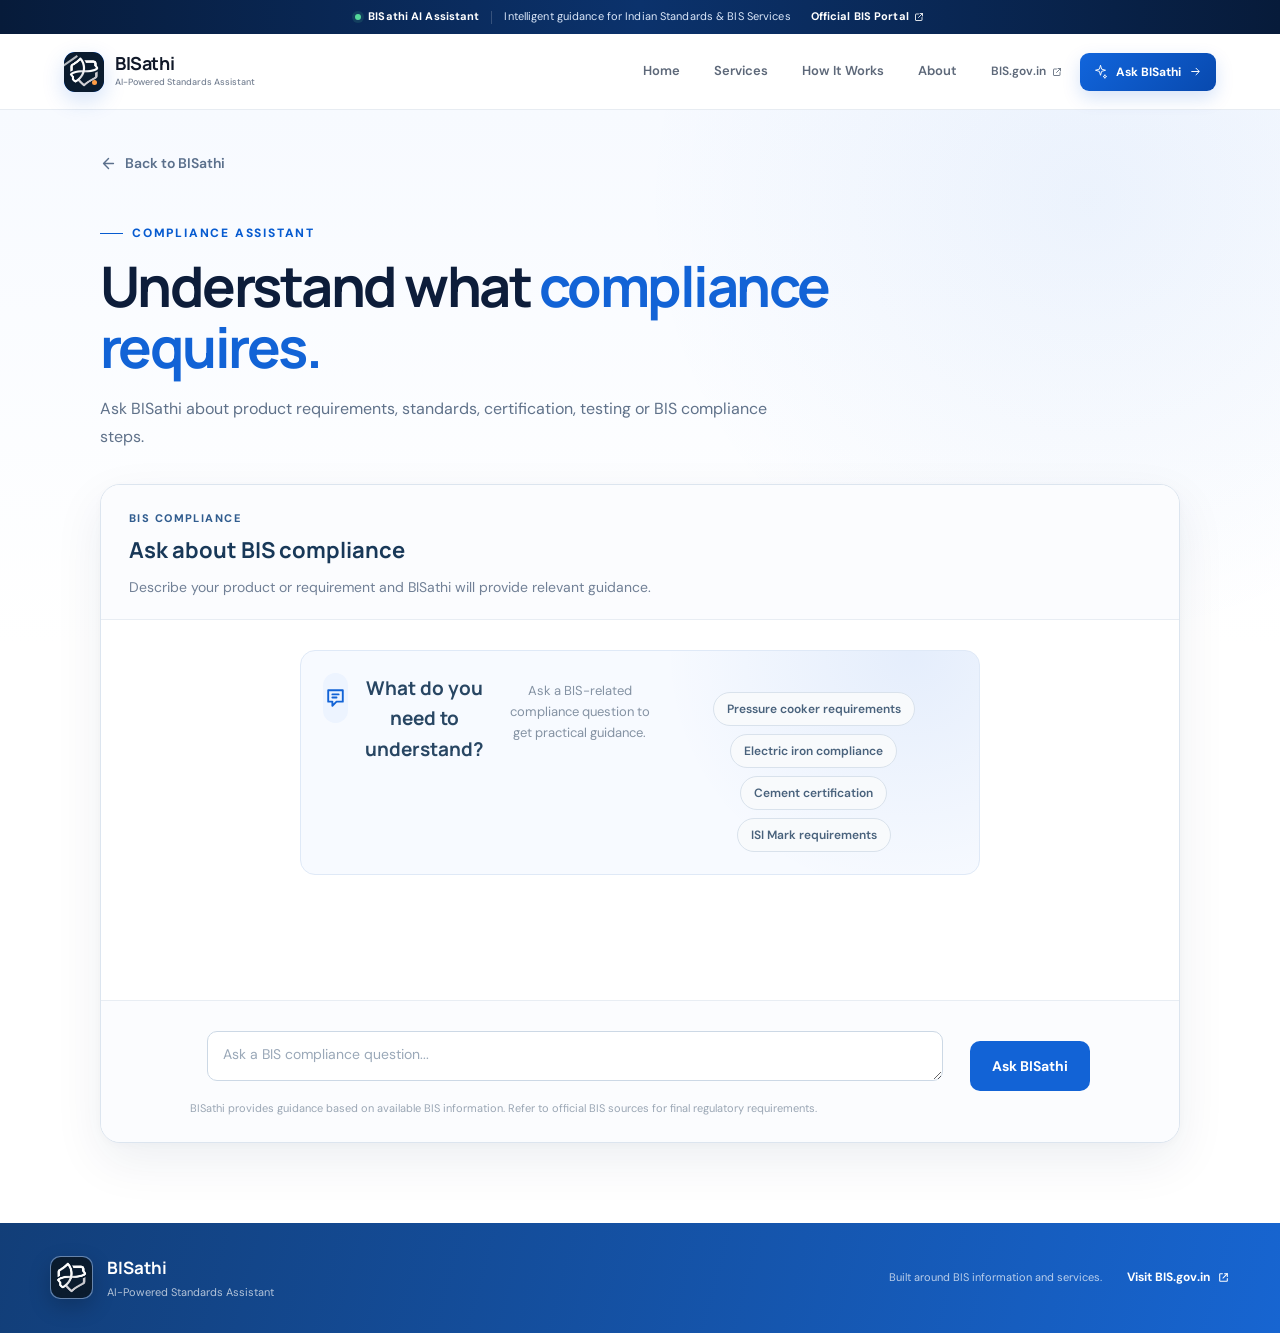
<file: frontend/compliance.html>
<!DOCTYPE html>
<html lang="en">

<head>
    <meta charset="UTF-8">
    <meta name="viewport" content="width=device-width, initial-scale=1.0">

    <meta
        name="description"
        content="BISathi Compliance Assistant - Understand BIS standards, certification and compliance requirements."
    >

    <title>Compliance Assistant | BISathi</title>

    <!-- GOOGLE FONTS -->
    <link rel="preconnect" href="https://fonts.googleapis.com">
    <link rel="preconnect" href="https://fonts.gstatic.com" crossorigin>

    <link
        href="https://fonts.googleapis.com/css2?family=DM+Sans:wght@400;500;600;700&family=Manrope:wght@500;600;700;800&display=swap"
        rel="stylesheet"
    >

    <!-- MAIN WEBSITE CSS -->
    <link rel="stylesheet" href="style.css">

    <!-- COMPLIANCE PAGE CSS -->
    <style>

        /* =========================================================
           COMPLIANCE PAGE
        ========================================================= */

        .compliance-page {
            min-height: calc(100vh - 120px);
            padding: 42px 24px 80px;

            background:
                radial-gradient(
                    circle at 85% 8%,
                    rgba(18, 99, 214, 0.055),
                    transparent 30%
                ),
                linear-gradient(
                    180deg,
                    #f7faff 0%,
                    #ffffff 48%,
                    #ffffff 100%
                );
        }

        .compliance-container {
            width: min(1080px, 100%);
            margin: 0 auto;
        }


        /* =========================================================
           BACK LINK
        ========================================================= */

        .page-back {
            display: inline-flex;
            align-items: center;
            gap: 8px;

            margin-bottom: 42px;

            color: #5b708c;
            text-decoration: none;

            font-size: 14px;
            font-weight: 600;

            transition: 0.2s ease;
        }

        .page-back:hover {
            color: #1263d6;
            transform: translateX(-2px);
        }

        .page-back svg {
            width: 17px;
            height: 17px;
        }


        /* =========================================================
           PAGE HEADER
        ========================================================= */

        .compliance-header {
            margin-bottom: 34px;
        }

        .compliance-label {
            display: inline-flex;
            align-items: center;
            gap: 9px;

            margin-bottom: 13px;

            color: #075bd0;

            font-size: 12px;
            font-weight: 800;
            letter-spacing: 0.15em;
        }

        .compliance-label::before {
            content: "";

            width: 23px;
            height: 1px;

            background: #075bd0;
        }

        .compliance-header h1 {
            max-width: 800px;

            margin: 0;

            color: #0d1d3a;

            font-family: "Manrope", sans-serif;

            font-size: clamp(38px, 5vw, 56px);
            line-height: 1.08;

            letter-spacing: -0.045em;
        }

        .compliance-header h1 span {
            color: #1263d6;
        }

        .compliance-header p {
            max-width: 680px;

            margin: 18px 0 0;

            color: #60728a;

            font-size: 16px;
            line-height: 1.7;
        }


        /* =========================================================
           COMPLIANCE WORKSPACE
        ========================================================= */

        .compliance-workspace {
            overflow: hidden;

            background: #ffffff;

            border: 1px solid #dce5ef;
            border-radius: 20px;

            box-shadow:
                0 18px 50px rgba(16, 43, 76, 0.075),
                0 2px 8px rgba(16, 43, 76, 0.025);
        }


        /* =========================================================
           WORKSPACE HEADER
        ========================================================= */

        .workspace-head {
            padding: 25px 28px 21px;

            background: #fbfcfe;

            border-bottom: 1px solid #e8edf3;
        }

        .workspace-label {
            margin-bottom: 6px;

            color: #315d8f;

            font-size: 11px;
            font-weight: 800;
            letter-spacing: 0.13em;
        }

        .workspace-title {
            margin: 0;

            color: #183858;

            font-family: "Manrope", sans-serif;
            font-size: 22px;
        }

        .workspace-description {
            margin: 7px 0 0;

            color: #718096;

            font-size: 14px;
            line-height: 1.6;
        }


        /* =========================================================
           CHAT AREA
        ========================================================= */

        .chat-area {
            min-height: 380px;

            padding: 30px 28px;

            background: #ffffff;
        }

        .chat-welcome {
            max-width: 680px;

            margin: 0 auto 30px;

            text-align: center;
        }

        .chat-icon {
            width: 50px;
            height: 50px;

            margin: 0 auto 14px;

            display: flex;
            align-items: center;
            justify-content: center;

            border-radius: 14px;

            background: #edf4ff;
            color: #1263d6;
        }

        .chat-icon svg {
            width: 25px;
            height: 25px;
        }

        .chat-welcome h2 {
            margin: 0;

            color: #284663;

            font-family: "Manrope", sans-serif;
            font-size: 19px;
        }

        .chat-welcome p {
            margin: 8px auto 0;

            color: #8492a3;

            font-size: 13px;
            line-height: 1.6;
        }


        /* =========================================================
           QUICK QUESTIONS
        ========================================================= */

        .quick-questions {
            display: flex;
            flex-wrap: wrap;
            justify-content: center;

            gap: 8px;

            margin-top: 19px;
        }

        .quick-question {
            padding: 8px 13px;

            border: 1px solid #d9e2ec;
            border-radius: 999px;

            background: #f8fafc;
            color: #49627c;

            font-family: "DM Sans", sans-serif;

            font-size: 12px;
            font-weight: 600;

            cursor: pointer;

            transition: 0.2s ease;
        }

        .quick-question:hover {
            border-color: #abc5e6;

            background: #f1f6fb;
            color: #174d82;

            transform: translateY(-1px);
        }


        /* =========================================================
           CONVERSATION
        ========================================================= */

        .conversation {
            display: none;

            max-width: 800px;

            margin: 0 auto;
        }

        .conversation.active {
            display: block;
        }

        .message {
            display: flex;

            margin-bottom: 18px;
        }

        .message.user {
            justify-content: flex-end;
        }

        .message.ai {
            justify-content: flex-start;
        }

        .message-bubble {
            max-width: 78%;

            padding: 14px 16px;

            border-radius: 13px;

            font-size: 14px;
            line-height: 1.7;
        }

        .message.user .message-bubble {
            background: #123e6b;
            color: #ffffff;

            border-bottom-right-radius: 4px;
        }

        .message.ai .message-bubble {
            background: #f4f7fa;
            color: #53677d;

            border: 1px solid #e3e9ef;

            border-bottom-left-radius: 4px;
        }

        .message.ai .message-bubble h2,
        .message.ai .message-bubble h3 {
            margin: 16px 0 7px;

            color: #284663;

            font-family: "Manrope", sans-serif;
        }

        .message.ai .message-bubble h2:first-child,
        .message.ai .message-bubble h3:first-child {
            margin-top: 0;
        }

        .message.ai .message-bubble h2 {
            font-size: 18px;
        }

        .message.ai .message-bubble h3 {
            font-size: 15px;
        }

        .message.ai .message-bubble p {
            margin: 0 0 10px;
        }

        .message.ai .message-bubble ul {
            margin: 7px 0 12px;
            padding-left: 20px;
        }

        .message.ai .message-bubble li {
            margin-bottom: 5px;
        }

        .message.ai .message-bubble strong {
            color: #294d70;
        }


        /* =========================================================
           TYPING INDICATOR
        ========================================================= */

        .typing {
            display: none;

            align-items: center;
            gap: 5px;

            width: fit-content;

            margin-bottom: 18px;
            padding: 13px 16px;

            border: 1px solid #e3e9ef;
            border-radius: 13px;
            border-bottom-left-radius: 4px;

            background: #f4f7fa;
        }

        .typing.active {
            display: flex;
        }

        .typing span {
            width: 6px;
            height: 6px;

            border-radius: 50%;

            background: #7992aa;

            animation: typing 1.2s infinite ease-in-out;
        }

        .typing span:nth-child(2) {
            animation-delay: 0.15s;
        }

        .typing span:nth-child(3) {
            animation-delay: 0.3s;
        }

        @keyframes typing {
            0%,
            60%,
            100% {
                opacity: 0.35;
                transform: translateY(0);
            }

            30% {
                opacity: 1;
                transform: translateY(-3px);
            }
        }


        /* =========================================================
           INPUT AREA
        ========================================================= */

        .chat-input-area {
            padding: 20px 28px 24px;

            border-top: 1px solid #e8edf3;

            background: #fbfcfe;
        }

        .chat-input-row {
            display: flex;
            gap: 10px;

            max-width: 900px;

            margin: 0 auto;
        }

        .chat-input {
            flex: 1;

            min-width: 0;
            min-height: 50px;

            padding: 13px 15px;

            resize: vertical;

            border: 1px solid #ccd8e5;
            border-radius: 10px;

            background: #ffffff;
            color: #183858;

            font-family: "DM Sans", sans-serif;
            font-size: 14px;

            outline: none;

            transition: 0.2s ease;
        }

        .chat-input::placeholder {
            color: #9aa8b8;
        }

        .chat-input:focus {
            border-color: #4f82b8;

            box-shadow:
                0 0 0 3px rgba(79, 130, 184, 0.1);
        }

        .ask-button {
            align-self: flex-end;

            height: 50px;

            padding: 0 22px;

            border: none;
            border-radius: 10px;

            background: #1263d6;
            color: #ffffff;

            font-family: "DM Sans", sans-serif;
            font-size: 14px;
            font-weight: 700;

            cursor: pointer;

            transition: 0.2s ease;
        }

        .ask-button:hover {
            background: #0755c2;

            transform: translateY(-1px);

            box-shadow:
                0 7px 18px rgba(18, 99, 214, 0.18);
        }

        .ask-button:disabled {
            opacity: 0.65;

            cursor: wait;

            transform: none;

            box-shadow: none;
        }

        .input-note {
            max-width: 900px;

            margin: 9px auto 0;

            color: #9aa6b4;

            font-size: 11px;
        }


        /* =========================================================
           SOURCES
        ========================================================= */

        .compliance-sources {
            display: none;

            padding: 22px 28px;

            border-top: 1px solid #e8edf3;
        }

        .compliance-sources.active {
            display: block;
        }

        .sources-title {
            margin: 0 0 12px;

            color: #284663;

            font-family: "Manrope", sans-serif;
            font-size: 15px;
        }

        .source-list {
            display: flex;
            flex-direction: column;

            gap: 8px;
        }

        .source-link {
            display: flex;
            align-items: center;
            justify-content: space-between;

            gap: 12px;

            padding: 11px 13px;

            border: 1px solid #e0e7ee;
            border-radius: 9px;

            background: #fbfcfd;

            color: #315d8f;

            text-decoration: none;

            font-size: 13px;
            font-weight: 600;

            transition: 0.2s ease;
        }

        .source-link:hover {
            border-color: #adc4da;
            background: #f4f8fc;
        }

        .source-link svg {
            width: 15px;
            height: 15px;

            flex-shrink: 0;
        }


        /* =========================================================
           LOGO
        ========================================================= */

        .brand-mark img {
            width: 100%;
            height: 100%;

            display: block;

            object-fit: contain;

            border-radius: inherit;
        }

        .footer-mark img {
            width: 100%;
            height: 100%;

            display: block;

            object-fit: contain;

            border-radius: inherit;
        }


        /* =========================================================
           FOOTER
        ========================================================= */

        .compliance-footer {
            min-height: 110px;

            background:
                linear-gradient(
                    105deg,
                    #123e78,
                    #1765d1
                );

            color: #ffffff;
        }

        .compliance-footer-inner {
            width: min(1180px, calc(100% - 48px));

            min-height: 110px;

            margin: 0 auto;

            display: flex;
            align-items: center;
            justify-content: space-between;

            gap: 30px;
        }

        .footer-brand {
            display: flex;
            align-items: center;

            gap: 14px;
        }

        .footer-mark {
            width: 43px;
            height: 43px;

            display: flex;
            align-items: center;
            justify-content: center;

            border: 1px solid rgba(255, 255, 255, 0.3);
            border-radius: 10px;

            background: rgba(255, 255, 255, 0.08);

            font-family: "Manrope", sans-serif;
            font-size: 20px;
            font-weight: 800;

            overflow: hidden;
        }

        .footer-brand-copy {
            display: flex;
            flex-direction: column;

            gap: 3px;
        }

        .footer-brand-copy strong {
            font-family: "Manrope", sans-serif;
            font-size: 17px;
        }

        .footer-brand-copy span {
            color: rgba(255, 255, 255, 0.68);

            font-size: 11px;
        }

        .footer-right {
            display: flex;
            align-items: center;

            gap: 25px;
        }

        .footer-description {
            color: rgba(255, 255, 255, 0.7);

            font-size: 11px;
        }

        .footer-link {
            display: inline-flex;
            align-items: center;

            gap: 7px;

            color: #ffffff;

            text-decoration: none;

            font-size: 12px;
            font-weight: 700;

            white-space: nowrap;
        }

        .footer-link:hover {
            text-decoration: underline;
        }

        .footer-link svg {
            width: 13px;
            height: 13px;
        }


        /* =========================================================
           MOBILE
        ========================================================= */

        @media (max-width: 900px) {

            .compliance-page {
                padding: 30px 18px 60px;
            }

            .page-back {
                margin-bottom: 35px;
            }

            .compliance-header h1 {
                font-size: clamp(34px, 9vw, 48px);
            }

            .compliance-header p {
                font-size: 14px;
            }

            .workspace-head,
            .chat-area,
            .chat-input-area,
            .compliance-sources {
                padding-left: 20px;
                padding-right: 20px;
            }

            .message-bubble {
                max-width: 88%;
            }

            .compliance-footer-inner {
                width: min(100% - 36px, 1180px);

                min-height: auto;

                padding: 24px 0;

                flex-direction: column;
                align-items: flex-start;
            }

            .footer-right {
                width: 100%;

                justify-content: space-between;

                gap: 15px;
            }

            .footer-description {
                display: none;
            }
        }


        @media (max-width: 650px) {

            .chat-input-row {
                flex-direction: column;
            }

            .ask-button {
                width: 100%;
            }

            .quick-questions {
                justify-content: flex-start;
            }

            .quick-question {
                font-size: 11px;
            }
        }


        @media (max-width: 500px) {

            .compliance-page {
                padding-left: 15px;
                padding-right: 15px;
            }

            .workspace-head,
            .chat-area,
            .chat-input-area,
            .compliance-sources {
                padding-left: 17px;
                padding-right: 17px;
            }

            .chat-area {
                min-height: 340px;
            }

            .message-bubble {
                max-width: 94%;

                font-size: 13px;
            }

        }

    </style>
</head>


<body>


    <!-- =========================================================
         TOP STRIP
    ========================================================= -->

    <div class="top-strip">

        <div class="top-strip-inner">

            <span class="top-strip-status">

                <span class="live-dot"></span>

                BISathi AI Assistant

            </span>

            <span class="top-strip-divider"></span>

            <span>
                Intelligent guidance for Indian Standards &amp; BIS Services
            </span>

            <a
                href="https://www.bis.gov.in/"
                target="_blank"
                rel="noopener noreferrer"
            >

                Official BIS Portal

                <svg class="tiny-icon">
                    <use href="#icon-external"></use>
                </svg>

            </a>

        </div>

    </div>


    <!-- =========================================================
         ICON SYSTEM
    ========================================================= -->

    <svg
        aria-hidden="true"
        width="0"
        height="0"
        style="position:absolute"
    >

        <defs>

            <symbol id="icon-arrow-right" viewBox="0 0 24 24">

                <path
                    d="M5 12h13M13 6l6 6-6 6"
                    fill="none"
                    stroke="currentColor"
                    stroke-width="1.8"
                    stroke-linecap="round"
                    stroke-linejoin="round"
                />

            </symbol>


            <symbol id="icon-spark" viewBox="0 0 24 24">

                <path
                    d="M12 2l1.8 6.2L20 10l-6.2 1.8L12 18l-1.8-6.2L4 10l6.2-1.8z"
                    fill="none"
                    stroke="currentColor"
                    stroke-width="1.5"
                    stroke-linejoin="round"
                />

                <path
                    d="M19 17l.8 2.2L22 20l-2.2.8L19 23l-.8-2.2L16 20l2.2-.8z"
                    fill="none"
                    stroke="currentColor"
                    stroke-width="1.3"
                />

            </symbol>


            <symbol id="icon-menu" viewBox="0 0 24 24">

                <path
                    d="M4 7h16M4 12h16M4 17h16"
                    fill="none"
                    stroke="currentColor"
                    stroke-width="1.8"
                    stroke-linecap="round"
                />

            </symbol>


            <symbol id="icon-external" viewBox="0 0 24 24">

                <path
                    d="M14 5h5v5M19 5l-8 8"
                    fill="none"
                    stroke="currentColor"
                    stroke-width="1.7"
                    stroke-linecap="round"
                    stroke-linejoin="round"
                />

                <path
                    d="M18 13v5a1 1 0 0 1-1 1H6a1 1 0 0 1-1-1V7a1 1 0 0 1 1-1h5"
                    fill="none"
                    stroke="currentColor"
                    stroke-width="1.7"
                    stroke-linecap="round"
                />

            </symbol>

        </defs>

    </svg>


    <!-- =========================================================
         NAVBAR
    ========================================================= -->

    <header class="navbar">

        <a
            href="index.html"
            class="brand"
            aria-label="BISathi Home"
        >

            <div class="brand-mark">
                <img
                    src="BISathi.jpeg"
                    alt="BISathi logo"
                >
                <i></i>
            </div>

            <div class="brand-copy">

                <strong>
                    BISathi
                </strong>

                <span>
                    AI-Powered Standards Assistant
                </span>

            </div>

        </a>


        <!-- DESKTOP NAV -->

        <nav class="main-nav">

            <a href="index.html">
                Home
            </a>

            <a
                href="index.html#services"
                class="active"
            >
                Services
            </a>

            <a href="index.html#how">
                How It Works
            </a>

            <a href="index.html#about">
                About
            </a>

        </nav>


        <!-- NAV ACTIONS -->

        <div class="nav-actions">

            <a
                class="official-nav-link"
                href="https://www.bis.gov.in/"
                target="_blank"
                rel="noopener noreferrer"
            >

                BIS.gov.in

                <svg class="tiny-icon">
                    <use href="#icon-external"></use>
                </svg>

            </a>


            <button
                class="ask-nav-btn"
                type="button"
                onclick="openAssistant()"
            >

                <svg class="button-icon">
                    <use href="#icon-spark"></use>
                </svg>

                Ask BISathi

                <svg class="button-arrow">
                    <use href="#icon-arrow-right"></use>
                </svg>

            </button>


            <button
                class="mobile-menu-btn"
                type="button"
                onclick="toggleMobileNav()"
                aria-label="Open menu"
                aria-expanded="false"
            >

                <svg>
                    <use href="#icon-menu"></use>
                </svg>

            </button>

        </div>

    </header>


    <!-- =========================================================
         MOBILE NAV
    ========================================================= -->

    <div
        class="mobile-nav"
        id="mobileNav"
    >

        <a
            href="index.html"
            onclick="closeMobileNav()"
        >
            Home
        </a>

        <a
            href="index.html#services"
            onclick="closeMobileNav()"
        >
            Services
        </a>

        <a
            href="index.html#how"
            onclick="closeMobileNav()"
        >
            How It Works
        </a>

        <a
            href="index.html#about"
            onclick="closeMobileNav()"
        >
            About
        </a>

        <a
            href="https://www.bis.gov.in/"
            target="_blank"
            rel="noopener noreferrer"
            onclick="closeMobileNav()"
        >
            Official BIS Portal
        </a>

        <button
            type="button"
            onclick="openAssistant(); closeMobileNav();"
        >
            Ask BISathi AI
        </button>

    </div>


    <!-- =========================================================
         MAIN
    ========================================================= -->

    <main class="compliance-page">

        <div class="compliance-container">


            <!-- BACK -->

            <a
                href="index.html"
                class="page-back"
            >

                <svg
                    viewBox="0 0 24 24"
                    fill="none"
                    aria-hidden="true"
                >

                    <path
                        d="M19 12H5M12 19L5 12L12 5"
                        stroke="currentColor"
                        stroke-width="2"
                        stroke-linecap="round"
                        stroke-linejoin="round"
                    />

                </svg>

                Back to BISathi

            </a>


            <!-- PAGE HEADER -->

            <section class="compliance-header">

                <div class="compliance-label">
                    COMPLIANCE ASSISTANT
                </div>

                <h1>
                    Understand what
                    <span>compliance requires.</span>
                </h1>

                <p>
                    Ask BISathi about product requirements, standards,
                    certification, testing or BIS compliance steps.
                </p>

            </section>


            <!-- =================================================
                 COMPLIANCE WORKSPACE
            ================================================= -->

            <section class="compliance-workspace">


                <!-- WORKSPACE HEADER -->

                <div class="workspace-head">

                    <div class="workspace-label">
                        BIS COMPLIANCE
                    </div>

                    <h2 class="workspace-title">
                        Ask about BIS compliance
                    </h2>

                    <p class="workspace-description">
                        Describe your product or requirement and BISathi
                        will provide relevant guidance.
                    </p>

                </div>


                <!-- CHAT AREA -->

                <div class="chat-area">


                    <!-- WELCOME -->

                    <div
                        class="chat-welcome"
                        id="chatWelcome"
                    >

                        <div class="chat-icon">

                            <svg
                                viewBox="0 0 24 24"
                                fill="none"
                            >

                                <path
                                    d="M5 5H19V16H13L9 20V16H5V5Z"
                                    stroke="currentColor"
                                    stroke-width="1.8"
                                    stroke-linejoin="round"
                                />

                                <path
                                    d="M9 9H15M9 12H13"
                                    stroke="currentColor"
                                    stroke-width="1.8"
                                    stroke-linecap="round"
                                />

                            </svg>

                        </div>


                        <h2>
                            What do you need to understand?
                        </h2>

                        <p>
                            Ask a BIS-related compliance question to get
                            practical guidance.
                        </p>


                        <!-- QUICK QUESTIONS -->

                        <div class="quick-questions">

                            <button
                                type="button"
                                class="quick-question"
                                data-question="What BIS standard applies to a pressure cooker?"
                            >
                                Pressure cooker requirements
                            </button>

                            <button
                                type="button"
                                class="quick-question"
                                data-question="What are the BIS certification requirements for an electric iron?"
                            >
                                Electric iron compliance
                            </button>

                            <button
                                type="button"
                                class="quick-question"
                                data-question="What is required to get BIS certification for cement?"
                            >
                                Cement certification
                            </button>

                            <button
                                type="button"
                                class="quick-question"
                                data-question="What does the ISI Mark mean for a product?"
                            >
                                ISI Mark requirements
                            </button>

                        </div>

                    </div>


                    <!-- CONVERSATION -->

                    <div
                        class="conversation"
                        id="conversation"
                    ></div>


                    <!-- TYPING -->

                    <div
                        class="typing"
                        id="typing"
                    >

                        <span></span>
                        <span></span>
                        <span></span>

                    </div>

                </div>


                <!-- INPUT -->

                <div class="chat-input-area">

                    <div class="chat-input-row">

                        <textarea
                            id="complianceInput"
                            class="chat-input"
                            rows="1"
                            placeholder="Ask a BIS compliance question..."
                        ></textarea>


                        <button
                            type="button"
                            id="askButton"
                            class="ask-button"
                        >
                            Ask BISathi
                        </button>

                    </div>


                    <div class="input-note">
                        BISathi provides guidance based on available BIS
                        information. Refer to official BIS sources for
                        final regulatory requirements.
                    </div>

                </div>


                <!-- SOURCES -->

                <div
                    class="compliance-sources"
                    id="complianceSources"
                >

                    <h3 class="sources-title">
                        Official BIS sources
                    </h3>

                    <div
                        class="source-list"
                        id="sourceList"
                    ></div>

                </div>

            </section>

        </div>

    </main>


    <!-- =========================================================
         FOOTER
    ========================================================= -->

    <footer class="compliance-footer">

        <div class="compliance-footer-inner">

            <div class="footer-brand">

                <div class="footer-mark">
                    <img
                        src="BISathi.jpeg"
                        alt="BISathi logo"
                    >
                </div>

                <div class="footer-brand-copy">

                    <strong>
                        BISathi
                    </strong>

                    <span>
                        AI-Powered Standards Assistant
                    </span>

                </div>

            </div>


            <div class="footer-right">

                <span class="footer-description">
                    Built around BIS information and services.
                </span>

                <a
                    href="https://www.bis.gov.in/"
                    target="_blank"
                    rel="noopener noreferrer"
                    class="footer-link"
                >

                    Visit BIS.gov.in

                    <svg
                        viewBox="0 0 24 24"
                        fill="none"
                    >

                        <path
                            d="M14 5H19V10"
                            stroke="currentColor"
                            stroke-width="2"
                            stroke-linecap="round"
                            stroke-linejoin="round"
                        />

                        <path
                            d="M19 5L11 13"
                            stroke="currentColor"
                            stroke-width="2"
                            stroke-linecap="round"
                        />

                        <path
                            d="M19 14V18C19 18.55 18.55 19 18 19H6C5.45 19 5 18.55 5 18V6C5 5.45 5.45 5 6 5H10"
                            stroke="currentColor"
                            stroke-width="2"
                            stroke-linecap="round"
                        />

                    </svg>

                </a>

            </div>

        </div>

    </footer>


    <!-- MAIN BISATHI SCRIPT -->

    <script src="script.js"></script>


    <!-- =========================================================
         COMPLIANCE SCRIPT
    ========================================================= -->

    <script>

        const COMPLIANCE_API =
            "https://bisathi1.onrender.com/api/ask";


        /* =====================================================
           ELEMENTS
        ===================================================== */

        const complianceInput =
            document.getElementById("complianceInput");

        const askButton =
            document.getElementById("askButton");

        const chatWelcome =
            document.getElementById("chatWelcome");

        const conversation =
            document.getElementById("conversation");

        const typing =
            document.getElementById("typing");

        const complianceSources =
            document.getElementById("complianceSources");

        const sourceList =
            document.getElementById("sourceList");


        /* =====================================================
           ESCAPE HTML
        ===================================================== */

        function escapeHTML(value) {

            if (
                value === null ||
                value === undefined
            ) {
                return "";
            }

            return String(value)
                .replace(/&/g, "&amp;")
                .replace(/</g, "&lt;")
                .replace(/>/g, "&gt;")
                .replace(/"/g, "&quot;")
                .replace(/'/g, "&#039;");
        }


        /* =====================================================
           FORMAT AI ANSWER
        ===================================================== */

        function formatAnswer(text) {

            if (!text) {
                return "";
            }

            let safe =
                escapeHTML(text);


            safe =
                safe.replace(
                    /^### (.*)$/gm,
                    "<h3>$1</h3>"
                );


            safe =
                safe.replace(
                    /^## (.*)$/gm,
                    "<h2>$1</h2>"
                );


            safe =
                safe.replace(
                    /\*\*(.*?)\*\*/g,
                    "<strong>$1</strong>"
                );


            safe =
                safe.replace(
                    /^\s*[-•]\s+(.*)$/gm,
                    "<li>$1</li>"
                );


            safe =
                safe.replace(
                    /(<li>.*?<\/li>)/gs,
                    "<ul>$1</ul>"
                );


            safe =
                safe.replace(
                    /\n\n+/g,
                    "</p><p>"
                );


            safe =
                safe.replace(
                    /\n/g,
                    "<br>"
                );


            return "<p>" + safe + "</p>";
        }


        /* =====================================================
           USER MESSAGE
        ===================================================== */

        function addUserMessage(question) {

            const message =
                document.createElement("div");

            message.className =
                "message user";


            message.innerHTML = `
                <div class="message-bubble">
                    ${escapeHTML(question)}
                </div>
            `;


            conversation.appendChild(message);

            conversation.scrollTop =
                conversation.scrollHeight;
        }


        /* =====================================================
           AI MESSAGE
        ===================================================== */

        function addAIMessage(answer) {

            const message =
                document.createElement("div");

            message.className =
                "message ai";


            message.innerHTML = `
                <div class="message-bubble">
                    ${formatAnswer(answer)}
                </div>
            `;


            conversation.appendChild(message);

            conversation.scrollTop =
                conversation.scrollHeight;
        }


        /* =====================================================
           GET SOURCES
        ===================================================== */

        function getSources(data) {

            if (
                data &&
                Array.isArray(data.official_sources)
            ) {
                return data.official_sources;
            }


            if (
                data &&
                Array.isArray(data.sources)
            ) {
                return data.sources;
            }


            return [];
        }


        /* =====================================================
           NORMALIZE SOURCE
        ===================================================== */

        function normalizeSource(source) {

            if (!source) {
                return null;
            }


            if (typeof source === "string") {

                return {
                    title: "BIS Official Source",
                    url: source
                };

            }


            return {

                title:
                    source.title ||
                    source.name ||
                    source.label ||
                    "BIS Official Source",

                url:
                    source.url ||
                    source.link ||
                    source.href ||
                    ""

            };
        }


        /* =====================================================
           RENDER SOURCES
        ===================================================== */

        function renderSources(data) {

            const sources =
                getSources(data)
                    .map(normalizeSource)
                    .filter(
                        source =>
                            source &&
                            source.url
                    );


            if (!sources.length) {

                complianceSources.classList.remove(
                    "active"
                );

                return;
            }


            sourceList.innerHTML =
                sources
                    .map(source => `

                        <a
                            class="source-link"
                            href="${escapeHTML(source.url)}"
                            target="_blank"
                            rel="noopener noreferrer"
                        >

                            <span>
                                ${escapeHTML(source.title)}
                            </span>

                            <svg
                                viewBox="0 0 24 24"
                                fill="none"
                            >

                                <use href="#icon-external"></use>

                            </svg>

                        </a>

                    `)
                    .join("");


            complianceSources.classList.add(
                "active"
            );
        }


        /* =====================================================
           ASK BISATHI
        ===================================================== */

        async function askCompliance(
            questionOverride = null
        ) {

            const question =
                questionOverride ||
                complianceInput.value.trim();


            if (!question) {

                complianceInput.focus();

                return;
            }


            chatWelcome.style.display =
                "none";


            conversation.classList.add(
                "active"
            );


            complianceSources.classList.remove(
                "active"
            );


            addUserMessage(question);


            complianceInput.value = "";


            typing.classList.add(
                "active"
            );


            askButton.disabled =
                true;


            try {

                const response =
                    await fetch(
                        COMPLIANCE_API,
                        {
                            method: "POST",

                            headers: {
                                "Content-Type":
                                    "application/json"
                            },

                            body:
                                JSON.stringify({
                                    question:
                                        question,

                                    user_type:
                                        "manufacturer"
                                })
                        }
                    );


                const data =
                    await response.json();


                if (!response.ok) {

                    throw new Error(
                        data.detail ||
                        data.message ||
                        "Unable to get a BISathi response."
                    );
                }


                typing.classList.remove(
                    "active"
                );


                const answer =
                    data.answer ||
                    data.response ||
                    data.message ||
                    "I could not find relevant guidance for this question.";


                addAIMessage(answer);


                renderSources(data);


            } catch (error) {

                typing.classList.remove(
                    "active"
                );


                addAIMessage(
                    error.message ||
                    "Unable to connect to BISathi backend."
                );


            } finally {

                askButton.disabled =
                    false;

            }

        }


        /* =====================================================
           ASK BUTTON
        ===================================================== */

        askButton.addEventListener(
            "click",
            function () {

                askCompliance();

            }
        );


        /* =====================================================
           ENTER TO SEND
        ===================================================== */

        complianceInput.addEventListener(
            "keydown",
            function (event) {

                if (
                    event.key === "Enter" &&
                    !event.shiftKey
                ) {

                    event.preventDefault();

                    askCompliance();

                }

            }
        );


        /* =====================================================
           QUICK QUESTIONS
        ===================================================== */

        document
            .querySelectorAll(".quick-question")
            .forEach(button => {

                button.addEventListener(
                    "click",
                    function () {

                        const question =
                            this.dataset.question;

                        askCompliance(
                            question
                        );

                    }
                );

            });


        /* =====================================================
           MOBILE NAV FALLBACK
        ===================================================== */

        const mobileNav =
            document.getElementById(
                "mobileNav"
            );

        const mobileMenuButton =
            document.querySelector(
                ".mobile-menu-btn"
            );


        if (
            typeof window.toggleMobileNav !==
            "function"
        ) {

            window.toggleMobileNav =
                function () {

                    if (!mobileNav) {
                        return;
                    }


                    const isOpen =
                        mobileNav.classList.toggle(
                            "open"
                        );


                    if (mobileMenuButton) {

                        mobileMenuButton.setAttribute(
                            "aria-expanded",
                            isOpen
                                ? "true"
                                : "false"
                        );

                    }

                };

        }


        if (
            typeof window.closeMobileNav !==
            "function"
        ) {

            window.closeMobileNav =
                function () {

                    if (mobileNav) {

                        mobileNav.classList.remove(
                            "open"
                        );

                    }


                    if (mobileMenuButton) {

                        mobileMenuButton.setAttribute(
                            "aria-expanded",
                            "false"
                        );

                    }

                };

        }

    </script>

</body>

</html>
</file>
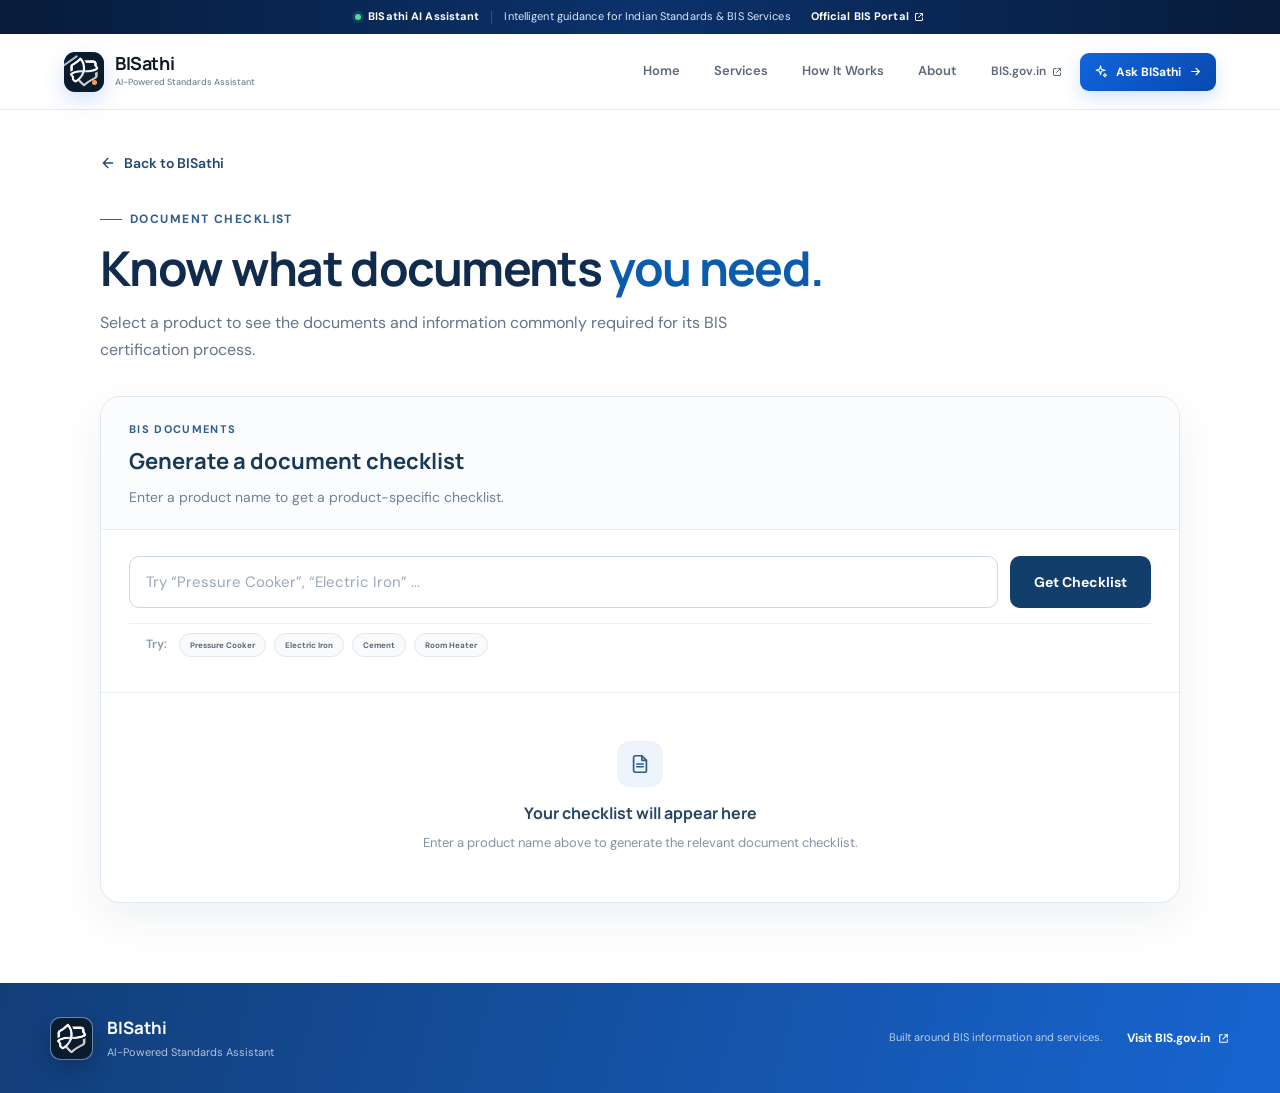
<file: frontend/documents.html>
<!DOCTYPE html>
<html lang="en">
<head>
    <meta charset="UTF-8">
    <meta name="viewport" content="width=device-width, initial-scale=1.0">

    <title>Document Checklist | BISathi</title>

    <link rel="preconnect" href="https://fonts.googleapis.com">
    <link rel="preconnect" href="https://fonts.gstatic.com" crossorigin>

    <link
        href="https://fonts.googleapis.com/css2?family=DM+Sans:wght@400;500;600;700&family=Manrope:wght@500;600;700;800&display=swap"
        rel="stylesheet"
    >

    <link rel="stylesheet" href="style.css">

    <style>
        /* =========================================================
           DOCUMENT CHECKLIST PAGE
        ========================================================== */

        .documents-page {
            min-height: calc(100vh - 120px);
            padding: 42px 24px 80px;
        }

        .documents-container {
            width: min(1080px, 100%);
            margin: 0 auto;
        }

        /* Back */
        .page-back {
            display: inline-flex;
            align-items: center;
            gap: 8px;

            margin-bottom: 28px;

            color: #24476f;
            text-decoration: none;

            font-size: 14px;
            font-weight: 600;

            transition: 0.2s ease;
        }

        .page-back:hover {
            color: #0b5cad;
            transform: translateX(-2px);
        }

        .page-back svg {
            width: 16px;
            height: 16px;
        }

        /* Header */
        .documents-header {
            margin-bottom: 32px;
        }

        .documents-label {
            display: inline-flex;
            align-items: center;
            gap: 8px;

            margin-bottom: 12px;

            color: #315d8f;

            font-size: 12px;
            font-weight: 700;
            letter-spacing: 0.12em;
        }

        .documents-label::before {
            content: "";

            width: 22px;
            height: 1px;

            background: #315d8f;
        }

        .documents-header h1 {
            margin: 0;

            color: #102b4c;

            font-family: "Manrope", sans-serif;
            font-size: clamp(32px, 4vw, 48px);
            line-height: 1.12;

            letter-spacing: -0.035em;
        }

        .documents-header h1 span {
            color: #0b5cad;
        }

        .documents-header p {
            max-width: 650px;

            margin: 14px 0 0;

            color: #64748b;

            font-size: 16px;
            line-height: 1.7;
        }

        /* Workspace */
        .documents-workspace {
            overflow: hidden;

            background: #ffffff;

            border: 1px solid #dfe7f0;
            border-radius: 20px;

            box-shadow:
                0 16px 45px rgba(16, 43, 76, 0.07);
        }

        .workspace-head {
            padding: 24px 28px 20px;

            background: #fbfcfe;

            border-bottom: 1px solid #e8edf3;
        }

        .workspace-label {
            margin-bottom: 6px;

            color: #315d8f;

            font-size: 11px;
            font-weight: 700;
            letter-spacing: 0.12em;
        }

        .workspace-title {
            margin: 0;

            color: #183858;

            font-family: "Manrope", sans-serif;
            font-size: 22px;
        }

        .workspace-description {
            margin: 7px 0 0;

            color: #718096;

            font-size: 14px;
            line-height: 1.6;
        }

        /* Search */
        .document-search {
            padding: 26px 28px;

            border-bottom: 1px solid #e8edf3;
        }

        .search-row {
            display: flex;
            gap: 12px;
        }

        .document-input {
            flex: 1;

            min-width: 0;
            height: 52px;

            padding: 0 16px;

            border: 1px solid #ccd8e5;
            border-radius: 10px;

            background: #ffffff;
            color: #183858;

            font-family: "DM Sans", sans-serif;
            font-size: 15px;

            outline: none;

            transition: 0.2s ease;
        }

        .document-input::placeholder {
            color: #9aa8b8;
        }

        .document-input:focus {
            border-color: #4f82b8;

            box-shadow:
                0 0 0 3px rgba(79, 130, 184, 0.1);
        }

        .document-button {
            height: 52px;

            padding: 0 24px;

            border: none;
            border-radius: 10px;

            background: #123e6b;
            color: #ffffff;

            font-family: "DM Sans", sans-serif;
            font-size: 14px;
            font-weight: 700;

            cursor: pointer;

            transition: 0.2s ease;
        }

        .document-button:hover {
            background: #0b5cad;
            transform: translateY(-1px);
        }

        .document-button:disabled {
            opacity: 0.65;
            cursor: wait;
            transform: none;
        }

        /* Suggestions */
        .suggestions {
            display: flex;
            flex-wrap: wrap;
            align-items: center;
            gap: 8px;

            margin-top: 15px;
        }

        .suggestion-label {
            margin-right: 4px;

            color: #8a98a8;

            font-size: 12px;
            font-weight: 600;
        }

        .suggestion-chip {
            padding: 7px 12px;

            border: 1px solid #d9e2ec;
            border-radius: 999px;

            background: #f8fafc;
            color: #49627c;

            font-family: "DM Sans", sans-serif;
            font-size: 12px;
            font-weight: 600;

            cursor: pointer;

            transition: 0.2s ease;
        }

        .suggestion-chip:hover {
            border-color: #9db8d4;
            background: #f1f6fb;
            color: #174d82;
        }

        /* Empty */
        .document-empty {
            padding: 48px 24px;

            text-align: center;
        }

        .empty-icon {
            width: 46px;
            height: 46px;

            margin: 0 auto 14px;

            display: flex;
            align-items: center;
            justify-content: center;

            border-radius: 13px;

            background: #edf4fb;
            color: #245b91;
        }

        .empty-icon svg {
            width: 22px;
            height: 22px;
        }

        .document-empty h3 {
            margin: 0;

            color: #284663;

            font-family: "Manrope", sans-serif;
            font-size: 16px;
        }

        .document-empty p {
            max-width: 440px;

            margin: 7px auto 0;

            color: #8492a3;

            font-size: 13px;
            line-height: 1.6;
        }

        /* Loading */
        .document-loading {
            display: none;

            padding: 42px 24px;

            text-align: center;
        }

        .document-loading.active {
            display: block;
        }

        .spinner {
            width: 28px;
            height: 28px;

            margin: 0 auto 12px;

            border: 3px solid #dce7f2;
            border-top-color: #245b91;

            border-radius: 50%;

            animation: spin 0.8s linear infinite;
        }

        .document-loading p {
            margin: 0;

            color: #718096;

            font-size: 13px;
        }

        @keyframes spin {
            to {
                transform: rotate(360deg);
            }
        }

        /* Result */
        .document-result {
            display: none;

            padding: 28px;
        }

        .document-result.active {
            display: block;
        }

        /* Result top */
        .result-top {
            display: flex;
            align-items: flex-start;
            justify-content: space-between;

            gap: 20px;

            padding-bottom: 22px;

            border-bottom: 1px solid #e8edf3;
        }

        .result-label {
            margin-bottom: 5px;

            color: #8492a3;

            font-size: 11px;
            font-weight: 700;
            letter-spacing: 0.1em;
        }

        .result-top h2 {
            margin: 0;

            color: #183858;

            font-family: "Manrope", sans-serif;
            font-size: 23px;
        }

        .standard-badge {
            flex-shrink: 0;

            padding: 9px 12px;

            border: 1px solid #cdddea;
            border-radius: 8px;

            background: #f5f9fc;
            color: #245b91;

            font-size: 12px;
            font-weight: 700;
        }

        /* Progress */
        .progress-section {
            padding: 24px 0 26px;

            border-bottom: 1px solid #e8edf3;
        }

        .progress-header {
            display: flex;
            align-items: center;
            justify-content: space-between;

            gap: 15px;

            margin-bottom: 10px;
        }

        .progress-title {
            color: #284663;

            font-family: "Manrope", sans-serif;
            font-size: 15px;
            font-weight: 700;
        }

        .progress-count {
            color: #315d8f;

            font-size: 13px;
            font-weight: 700;
        }

        .progress-track {
            width: 100%;
            height: 7px;

            overflow: hidden;

            border-radius: 999px;

            background: #e8eef4;
        }

        .progress-bar {
            width: 0;
            height: 100%;

            border-radius: inherit;

            background: #245b91;

            transition: width 0.4s ease;
        }

        /* Checklist */
        .checklist-section {
            padding-top: 25px;
        }

        .checklist-title {
            margin: 0 0 14px;

            color: #284663;

            font-family: "Manrope", sans-serif;
            font-size: 17px;
        }

        .checklist {
            display: flex;
            flex-direction: column;
            gap: 9px;
        }

        .check-item {
            display: flex;
            align-items: flex-start;
            gap: 13px;

            padding: 14px 15px;

            border: 1px solid #e0e7ee;
            border-radius: 10px;

            background: #fbfcfd;

            transition: 0.2s ease;
        }

        .check-item:hover {
            border-color: #c8d7e5;
            background: #f8fafc;
        }

        .check-box {
            position: relative;

            flex-shrink: 0;

            width: 20px;
            height: 20px;

            margin-top: 1px;

            border: 1.5px solid #aebdcb;
            border-radius: 5px;

            background: #ffffff;

            cursor: pointer;

            transition: 0.2s ease;
        }

        .check-box.checked {
            border-color: #245b91;
            background: #245b91;
        }

        .check-box.checked::after {
            content: "";

            position: absolute;

            left: 5px;
            top: 2px;

            width: 6px;
            height: 11px;

            border-right: 2px solid #ffffff;
            border-bottom: 2px solid #ffffff;

            transform: rotate(45deg);
        }

        .check-content {
            flex: 1;
        }

        .check-name {
            margin: 0;

            color: #294d70;

            font-size: 14px;
            font-weight: 700;
        }

        .check-description {
            margin: 4px 0 0;

            color: #7a8999;

            font-size: 12px;
            line-height: 1.55;
        }

        /* Guidance */
        .guidance-box {
            margin-top: 24px;
            padding: 17px;

            border: 1px solid #dce6ef;
            border-radius: 10px;

            background: #f7fafc;

            color: #60758b;

            font-size: 13px;
            line-height: 1.65;
        }

        .guidance-box strong {
            color: #294d70;
        }

        /* Error */
        .document-error {
            display: none;

            padding: 17px 28px;

            border-top: 1px solid #edf1f5;

            background: #fff8f8;

            color: #8a4b4b;

            font-size: 13px;
            line-height: 1.6;
        }

        .document-error.active {
            display: block;
        }

        /* =========================================================
           LOGO STYLING
        ========================================================= */

        .brand-mark img,
        .footer-mark img {
            width: 100%;
            height: 100%;
            display: block;
            object-fit: contain;
            border-radius: inherit;
        }

        /* =========================================================
           COMPLIANCE FOOTER STYLE
        ========================================================= */

        .compliance-footer {
            min-height: 110px;
            background: linear-gradient(105deg, #123e78, #1765d1);
            color: #ffffff;
        }

        .compliance-footer-inner {
            width: min(1180px, calc(100% - 48px));
            min-height: 110px;
            margin: 0 auto;
            display: flex;
            align-items: center;
            justify-content: space-between;
            gap: 30px;
        }

        .footer-brand {
            display: flex;
            align-items: center;
            gap: 14px;
        }

        .footer-mark {
            width: 43px;
            height: 43px;
            display: flex;
            align-items: center;
            justify-content: center;
            border: 1px solid rgba(255, 255, 255, 0.3);
            border-radius: 10px;
            background: rgba(255, 255, 255, 0.08);
            font-family: "Manrope", sans-serif;
            font-size: 20px;
            font-weight: 800;
            overflow: hidden;
        }

        .footer-brand-copy {
            display: flex;
            flex-direction: column;
            gap: 3px;
        }

        .footer-brand-copy strong {
            font-family: "Manrope", sans-serif;
            font-size: 17px;
        }

        .footer-brand-copy span {
            color: rgba(255, 255, 255, 0.68);
            font-size: 11px;
        }

        .footer-right {
            display: flex;
            align-items: center;
            gap: 25px;
        }

        .footer-description {
            color: rgba(255, 255, 255, 0.7);
            font-size: 11px;
        }

        .footer-link {
            display: inline-flex;
            align-items: center;
            gap: 7px;
            color: #ffffff;
            text-decoration: none;
            font-size: 12px;
            font-weight: 700;
            white-space: nowrap;
        }

        .footer-link:hover {
            text-decoration: underline;
        }

        .footer-link svg {
            width: 13px;
            height: 13px;
        }

        /* Mobile */
        @media (max-width: 900px) {
            .compliance-footer-inner {
                width: min(100% - 36px, 1180px);
                min-height: auto;
                padding: 24px 0;
                flex-direction: column;
                align-items: flex-start;
            }

            .footer-right {
                width: 100%;
                justify-content: space-between;
                gap: 15px;
            }

            .footer-description {
                display: none;
            }
        }

        @media (max-width: 700px) {

            .documents-page {
                padding: 30px 16px 60px;
            }

            .documents-header {
                margin-bottom: 25px;
            }

            .documents-header p {
                font-size: 14px;
            }

            .workspace-head,
            .document-search,
            .document-result {
                padding-left: 20px;
                padding-right: 20px;
            }

            .search-row {
                flex-direction: column;
            }

            .document-button {
                width: 100%;
            }

            .result-top {
                flex-direction: column;
            }

            .standard-badge {
                align-self: flex-start;
            }
        }
    </style>
</head>

<body>

    <!-- =========================================================
         TOP INFORMATION STRIP
    ========================================================== -->

    <div class="top-strip">

        <div class="top-strip-inner">

            <span class="top-strip-status">
                <span class="live-dot"></span>
                BISathi AI Assistant
            </span>

            <span class="top-strip-divider"></span>

            <span>
                Intelligent guidance for Indian Standards &amp; BIS Services
            </span>

            <a
                href="https://www.bis.gov.in/"
                target="_blank"
                rel="noopener noreferrer"
            >
                Official BIS Portal

                <svg
                    class="tiny-icon"
                    aria-hidden="true"
                >
                    <use href="#icon-external"></use>
                </svg>
            </a>

        </div>

    </div>


    <!-- =========================================================
         NAVBAR
    ========================================================== -->

    <header class="navbar">

        <a
            href="index.html"
            class="brand"
            aria-label="BISathi Home"
        >

            <div class="brand-mark">
                <img
                    src="BISathi.jpeg"
                    alt="BISathi logo"
                >
                <i></i>
            </div>

            <div class="brand-copy">

                <strong>
                    BISathi
                </strong>

                <span>
                    AI-Powered Standards Assistant
                </span>

            </div>

        </a>


        <nav class="main-nav">

            <a href="index.html">
                Home
            </a>

            <a
                href="index.html#services"
                class="active"
            >
                Services
            </a>

            <a href="index.html#how">
                How It Works
            </a>

            <a href="index.html#about">
                About
            </a>

        </nav>


        <div class="nav-actions">

            <a
                class="official-nav-link"
                href="https://www.bis.gov.in/"
                target="_blank"
                rel="noopener noreferrer"
            >
                BIS.gov.in

                <svg
                    class="tiny-icon"
                    aria-hidden="true"
                >
                    <use href="#icon-external"></use>
                </svg>

            </a>


            <button
                class="ask-nav-btn"
                type="button"
                onclick="openAssistant()"
            >

                <svg
                    class="button-icon"
                    aria-hidden="true"
                >
                    <use href="#icon-spark"></use>
                </svg>

                Ask BISathi

                <svg
                    class="button-arrow"
                    aria-hidden="true"
                >
                    <use href="#icon-arrow-right"></use>
                </svg>

            </button>


            <button
                class="mobile-menu-btn"
                type="button"
                onclick="toggleMobileNav()"
                aria-label="Open menu"
            >

                <svg aria-hidden="true">
                    <use href="#icon-menu"></use>
                </svg>

            </button>

        </div>

    </header>


    <!-- =========================================================
         MOBILE NAVIGATION
    ========================================================== -->

    <div
        class="mobile-nav"
        id="mobileNav"
    >

        <a
            href="index.html"
            onclick="closeMobileNav()"
        >
            Home
        </a>

        <a
            href="index.html#services"
            onclick="closeMobileNav()"
        >
            Services
        </a>

        <a
            href="index.html#how"
            onclick="closeMobileNav()"
        >
            How It Works
        </a>

        <a
            href="index.html#about"
            onclick="closeMobileNav()"
        >
            About
        </a>

        <button
            type="button"
            onclick="openAssistant(); closeMobileNav()"
        >
            Ask BISathi AI
        </button>

    </div>


    <!-- =========================================================
         MAIN
    ========================================================== -->

    <main class="documents-page">

        <div class="documents-container">

            <!-- Back -->

            <a
                href="index.html"
                class="page-back"
            >

                <svg
                    viewBox="0 0 24 24"
                    fill="none"
                    aria-hidden="true"
                >

                    <path
                        d="M19 12H5M12 19L5 12L12 5"
                        stroke="currentColor"
                        stroke-width="2"
                        stroke-linecap="round"
                        stroke-linejoin="round"
                    />

                </svg>

                Back to BISathi

            </a>


            <!-- Header -->

            <section class="documents-header">

                <div class="documents-label">
                    DOCUMENT CHECKLIST
                </div>

                <h1>
                    Know what documents
                    <span>you need.</span>
                </h1>

                <p>
                    Select a product to see the documents and
                    information commonly required for its BIS
                    certification process.
                </p>

            </section>


            <!-- Workspace -->

            <section class="documents-workspace">


                <!-- Workspace Header -->

                <div class="workspace-head">

                    <div class="workspace-label">
                        BIS DOCUMENTS
                    </div>

                    <h2 class="workspace-title">
                        Generate a document checklist
                    </h2>

                    <p class="workspace-description">
                        Enter a product name to get a product-specific
                        checklist.
                    </p>

                </div>


                <!-- Search -->

                <div class="document-search">

                    <div class="search-row">

                        <input
                            type="text"
                            id="documentInput"
                            class="document-input"
                            placeholder="Try “Pressure Cooker”, “Electric Iron” ..."
                            autocomplete="off"
                        >

                        <button
                            type="button"
                            id="documentButton"
                            class="document-button"
                        >
                            Get Checklist
                        </button>

                    </div>


                    <div class="suggestions">

                        <span class="suggestion-label">
                            Try:
                        </span>

                        <button
                            type="button"
                            class="suggestion-chip"
                            data-product="Pressure Cooker"
                        >
                            Pressure Cooker
                        </button>

                        <button
                            type="button"
                            class="suggestion-chip"
                            data-product="Electric Iron"
                        >
                            Electric Iron
                        </button>

                        <button
                            type="button"
                            class="suggestion-chip"
                            data-product="Cement"
                        >
                            Cement
                        </button>

                        <button
                            type="button"
                            class="suggestion-chip"
                            data-product="Room Heater"
                        >
                            Room Heater
                        </button>

                    </div>

                </div>


                <!-- Empty State -->

                <div
                    class="document-empty"
                    id="documentEmpty"
                >

                    <div class="empty-icon">

                        <svg
                            viewBox="0 0 24 24"
                            fill="none"
                            aria-hidden="true"
                        >

                            <path
                                d="M7 3H14L19 8V20C19 20.55 18.55 21 18 21H7C5.9 21 5 20.1 5 19V5C5 3.9 5.9 3 7 3Z"
                                stroke="currentColor"
                                stroke-width="1.8"
                                stroke-linejoin="round"
                            />

                            <path
                                d="M14 3V8H19"
                                stroke="currentColor"
                                stroke-width="1.8"
                                stroke-linejoin="round"
                            />

                            <path
                                d="M8.5 12H15.5M8.5 15H15.5"
                                stroke="currentColor"
                                stroke-width="1.8"
                                stroke-linecap="round"
                            />

                        </svg>

                    </div>


                    <h3>
                        Your checklist will appear here
                    </h3>

                    <p>
                        Enter a product name above to generate
                        the relevant document checklist.
                    </p>

                </div>


                <!-- Loading -->

                <div
                    class="document-loading"
                    id="documentLoading"
                >

                    <div class="spinner"></div>

                    <p>
                        Preparing your document checklist...
                    </p>

                </div>


                <!-- Error -->

                <div
                    class="document-error"
                    id="documentError"
                ></div>


                <!-- Result -->

                <div
                    class="document-result"
                    id="documentResult"
                >

                    <!-- Product -->

                    <div class="result-top">

                        <div>

                            <div class="result-label">
                                PRODUCT
                            </div>

                            <h2 id="resultProduct">
                                -
                            </h2>

                        </div>


                        <div
                            class="standard-badge"
                            id="resultStandard"
                        >
                            -
                        </div>

                    </div>


                    <!-- Progress -->

                    <div class="progress-section">

                        <div class="progress-header">

                            <span class="progress-title">
                                Checklist progress
                            </span>

                            <span
                                class="progress-count"
                                id="progressCount"
                            >
                                0 / 0
                            </span>

                        </div>


                        <div class="progress-track">

                            <div
                                class="progress-bar"
                                id="progressBar"
                            ></div>

                        </div>

                    </div>


                    <!-- Checklist -->

                    <div class="checklist-section">

                        <h3 class="checklist-title">
                            Required documents &amp; information
                        </h3>

                        <div
                            class="checklist"
                            id="checklist"
                        ></div>


                        <div class="guidance-box">

                            <strong>Note:</strong>
                            The checklist is intended as guidance.
                            Confirm the latest applicable requirements
                            with official BIS information before submission.

                        </div>

                    </div>

                </div>

            </section>

        </div>

    </main>


    <!-- =========================================================
         FOOTER (COMPLIANCE STYLE)
    ========================================================== -->

    <footer class="compliance-footer">

        <div class="compliance-footer-inner">

            <div class="footer-brand">

                <div class="footer-mark">
                    <img
                        src="BISathi.jpeg"
                        alt="BISathi logo"
                    >
                </div>

                <div class="footer-brand-copy">

                    <strong>
                        BISathi
                    </strong>

                    <span>
                        AI-Powered Standards Assistant
                    </span>

                </div>

            </div>


            <div class="footer-right">

                <span class="footer-description">
                    Built around BIS information and services.
                </span>

                <a
                    href="https://www.bis.gov.in/"
                    target="_blank"
                    rel="noopener noreferrer"
                    class="footer-link"
                >

                    Visit BIS.gov.in

                    <svg
                        viewBox="0 0 24 24"
                        fill="none"
                    >

                        <path
                            d="M14 5H19V10"
                            stroke="currentColor"
                            stroke-width="2"
                            stroke-linecap="round"
                            stroke-linejoin="round"
                        />

                        <path
                            d="M19 5L11 13"
                            stroke="currentColor"
                            stroke-width="2"
                            stroke-linecap="round"
                        />

                        <path
                            d="M19 14V18C19 18.55 18.55 19 18 19H6C5.45 19 5 18.55 5 18V6C5 5.45 5.45 5 6 5H10"
                            stroke="currentColor"
                            stroke-width="2"
                            stroke-linecap="round"
                        />

                    </svg>

                </a>

            </div>

        </div>

    </footer>


    <!-- =========================================================
         ICON DEFINITIONS
    ========================================================== -->

    <svg
        width="0"
        height="0"
        style="position:absolute"
        aria-hidden="true"
    >

        <defs>

            <symbol
                id="icon-external"
                viewBox="0 0 24 24"
                fill="none"
            >

                <path
                    d="M14 5H19V10"
                    stroke="currentColor"
                    stroke-width="2"
                    stroke-linecap="round"
                    stroke-linejoin="round"
                />

                <path
                    d="M19 5L11 13"
                    stroke="currentColor"
                    stroke-width="2"
                    stroke-linecap="round"
                />

                <path
                    d="M19 14V18C19 18.55 18.55 19 18 19H6C5.45 19 5 18.55 5 18V6C5 5.45 5.45 5 6 5H10"
                    stroke="currentColor"
                    stroke-width="2"
                    stroke-linecap="round"
                />

            </symbol>


            <symbol
                id="icon-spark"
                viewBox="0 0 24 24"
                fill="none"
            >

                <path
                    d="M12 3L13.5 8.5L19 10L13.5 11.5L12 17L10.5 11.5L5 10L10.5 8.5L12 3Z"
                    stroke="currentColor"
                    stroke-width="1.8"
                    stroke-linejoin="round"
                />

                <path
                    d="M19 15L19.7 17.3L22 18L19.7 18.7L19 21L18.3 18.7L16 18L18.3 17.3L19 15Z"
                    stroke="currentColor"
                    stroke-width="1.5"
                    stroke-linejoin="round"
                />

            </symbol>


            <symbol
                id="icon-arrow-right"
                viewBox="0 0 24 24"
                fill="none"
            >

                <path
                    d="M5 12H19"
                    stroke="currentColor"
                    stroke-width="2"
                    stroke-linecap="round"
                />

                <path
                    d="M13 6L19 12L13 18"
                    stroke="currentColor"
                    stroke-width="2"
                    stroke-linecap="round"
                    stroke-linejoin="round"
                />

            </symbol>


            <symbol
                id="icon-menu"
                viewBox="0 0 24 24"
                fill="none"
            >

                <path
                    d="M4 7H20"
                    stroke="currentColor"
                    stroke-width="2"
                    stroke-linecap="round"
                />

                <path
                    d="M4 12H20"
                    stroke="currentColor"
                    stroke-width="2"
                    stroke-linecap="round"
                />

                <path
                    d="M4 17H20"
                    stroke="currentColor"
                    stroke-width="2"
                    stroke-linecap="round"
                />

            </symbol>

        </defs>

    </svg>


    <!-- Existing BISathi script -->

    <script src="script.js"></script>


    <!-- =========================================================
         DOCUMENT CHECKLIST SCRIPT
    ========================================================== -->

    <script>

        const DOCUMENT_API =
            "https://bisathi1.onrender.com/api/document-checklist";


        const documentInput =
            document.getElementById("documentInput");

        const documentButton =
            document.getElementById("documentButton");

        const documentEmpty =
            document.getElementById("documentEmpty");

        const documentLoading =
            document.getElementById("documentLoading");

        const documentError =
            document.getElementById("documentError");

        const documentResult =
            document.getElementById("documentResult");

        const resultProduct =
            document.getElementById("resultProduct");

        const resultStandard =
            document.getElementById("resultStandard");

        const progressCount =
            document.getElementById("progressCount");

        const progressBar =
            document.getElementById("progressBar");

        const checklist =
            document.getElementById("checklist");


        /* =========================================================
           ESCAPE HTML
        ========================================================== */

        function escapeHTML(value) {

            if (
                value === null ||
                value === undefined
            ) {
                return "";
            }

            return String(value)
                .replace(/&/g, "&amp;")
                .replace(/</g, "&lt;")
                .replace(/>/g, "&gt;")
                .replace(/"/g, "&quot;")
                .replace(/'/g, "&#039;");

        }


        /* =========================================================
           GET PRODUCT DATA
        ========================================================== */

        function getProductData(data) {

            if (!data) {
                return null;
            }

            if (data.product_data) {
                return data.product_data;
            }

            if (data.product) {
                return data.product;
            }

            return null;

        }


        function getProductName(data) {

            const productData =
                getProductData(data);


            if (
                productData &&
                productData.product
            ) {
                return productData.product;
            }


            if (
                productData &&
                productData.name
            ) {
                return productData.name;
            }


            if (data.product_name) {
                return data.product_name;
            }


            return documentInput.value.trim();

        }


        function getStandard(data) {

            const productData =
                getProductData(data);


            if (
                productData &&
                productData.standard
            ) {
                return productData.standard;
            }


            if (
                productData &&
                productData.standard_number
            ) {
                return productData.standard_number;
            }


            return "BIS Standard";

        }


        /* =========================================================
           GET CHECKLIST
        ========================================================== */

        function getChecklist(data) {

            if (
                data &&
                Array.isArray(data.checklist)
            ) {
                return data.checklist;
            }


            if (
                data &&
                Array.isArray(data.documents)
            ) {
                return data.documents;
            }


            const productData =
                getProductData(data);


            if (
                productData &&
                Array.isArray(productData.documents)
            ) {
                return productData.documents;
            }


            if (
                productData &&
                Array.isArray(productData.document_checklist)
            ) {
                return productData.document_checklist;
            }


            return [];

        }


        /* =========================================================
           NORMALIZE CHECKLIST ITEM
        ========================================================== */

        function normalizeChecklistItem(item) {

            if (typeof item === "string") {

                return {
                    name: item,
                    description:
                        "Document or information required for the BIS process."
                };

            }


            return {

                name:
                    item.name ||
                    item.title ||
                    item.document ||
                    item.label ||
                    "Required document",

                description:
                    item.description ||
                    item.details ||
                    "Document or information required for the BIS process."

            };

        }


        /* =========================================================
           RENDER CHECKLIST
        ========================================================== */

        function renderChecklist(items) {

            const normalized =
                items
                    .map(normalizeChecklistItem)
                    .filter(item => item.name);


            if (!normalized.length) {

                checklist.innerHTML = `
                    <div class="check-item">

                        <div class="check-content">

                            <p class="check-name">
                                No specific checklist available
                            </p>

                            <p class="check-description">
                                Please refer to the official BIS
                                certification requirements for this product.
                            </p>

                        </div>

                    </div>
                `;

                progressCount.textContent =
                    "0 / 0";

                progressBar.style.width =
                    "0%";

                return;

            }


            checklist.innerHTML =
                normalized
                    .map((item, index) => `

                        <div
                            class="check-item"
                            data-index="${index}"
                        >

                            <div
                                class="check-box"
                                role="checkbox"
                                aria-checked="false"
                                tabindex="0"
                            ></div>

                            <div class="check-content">

                                <p class="check-name">
                                    ${escapeHTML(item.name)}
                                </p>

                                <p class="check-description">
                                    ${escapeHTML(item.description)}
                                </p>

                            </div>

                        </div>

                    `)
                    .join("");


            updateProgress();


            document
                .querySelectorAll(".check-box")
                .forEach(box => {

                    box.addEventListener(
                        "click",
                        function() {

                            toggleCheck(this);

                        }
                    );


                    box.addEventListener(
                        "keydown",
                        function(event) {

                            if (
                                event.key === "Enter" ||
                                event.key === " "
                            ) {

                                event.preventDefault();

                                toggleCheck(this);

                            }

                        }
                    );

                });

        }


        /* =========================================================
           TOGGLE CHECK
        ========================================================== */

        function toggleCheck(box) {

            const checked =
                box.classList.toggle("checked");


            box.setAttribute(
                "aria-checked",
                checked
                    ? "true"
                    : "false"
            );


            updateProgress();

        }


        /* =========================================================
           UPDATE PROGRESS
        ========================================================== */

        function updateProgress() {

            const boxes =
                Array.from(
                    document.querySelectorAll(
                        ".check-box"
                    )
                );


            const total =
                boxes.length;


            const completed =
                boxes.filter(
                    box =>
                        box.classList.contains(
                            "checked"
                        )
                ).length;


            progressCount.textContent =
                `${completed} / ${total}`;


            const percentage =
                total
                    ? (completed / total) * 100
                    : 0;


            progressBar.style.width =
                `${percentage}%`;

        }


        /* =========================================================
           SHOW RESULT
        ========================================================== */

        function renderDocumentResult(data) {

            const product =
                documentInput.value.trim();


            resultProduct.textContent =
                getProductName(data) ||
                product;


            resultStandard.textContent =
                getStandard(data);


            renderChecklist(
                getChecklist(data)
            );


            documentEmpty.style.display =
                "none";

            documentLoading.classList.remove(
                "active"
            );

            documentError.classList.remove(
                "active"
            );

            documentResult.classList.add(
                "active"
            );

        }


        /* =========================================================
           GET DOCUMENT CHECKLIST
        ========================================================== */

        async function getDocumentChecklist() {

            const product =
                documentInput.value.trim();


            if (!product) {

                documentInput.focus();

                return;

            }


            documentEmpty.style.display =
                "none";

            documentResult.classList.remove(
                "active"
            );

            documentError.classList.remove(
                "active"
            );

            documentLoading.classList.add(
                "active"
            );


            documentButton.disabled =
                true;


            try {

                const response =
                    await fetch(
                        DOCUMENT_API,
                        {

                            method: "POST",

                            headers: {
                                "Content-Type":
                                    "application/json"
                            },

                            body:
                                JSON.stringify({
                                    product:
                                        product,

                                    user_type:
                                        "manufacturer"
                                })

                        }
                    );


                const data =
                    await response.json();


                if (!response.ok) {

                    throw new Error(
                        data.detail ||
                        data.message ||
                        "Unable to generate document checklist."
                    );

                }


                renderDocumentResult(data);


            } catch (error) {

                documentLoading.classList.remove(
                    "active"
                );


                documentError.textContent =
                    error.message ||
                    "Unable to connect to BISathi backend.";


                documentError.classList.add(
                    "active"
                );


            } finally {

                documentButton.disabled =
                    false;

            }

        }


        /* =========================================================
           BUTTON
        ========================================================== */

        documentButton.addEventListener(
            "click",
            getDocumentChecklist
        );


        /* =========================================================
           ENTER
        ========================================================== */

        documentInput.addEventListener(
            "keydown",
            function(event) {

                if (event.key === "Enter") {

                    event.preventDefault();

                    getDocumentChecklist();

                }

            }
        );


        /* =========================================================
           SUGGESTION CHIPS
        ========================================================== */

        document
            .querySelectorAll(".suggestion-chip")
            .forEach(chip => {

                chip.addEventListener(
                    "click",
                    function() {

                        documentInput.value =
                            this.dataset.product;

                        getDocumentChecklist();

                    }
                );

            });

    </script>

</body>
</html>
</file>
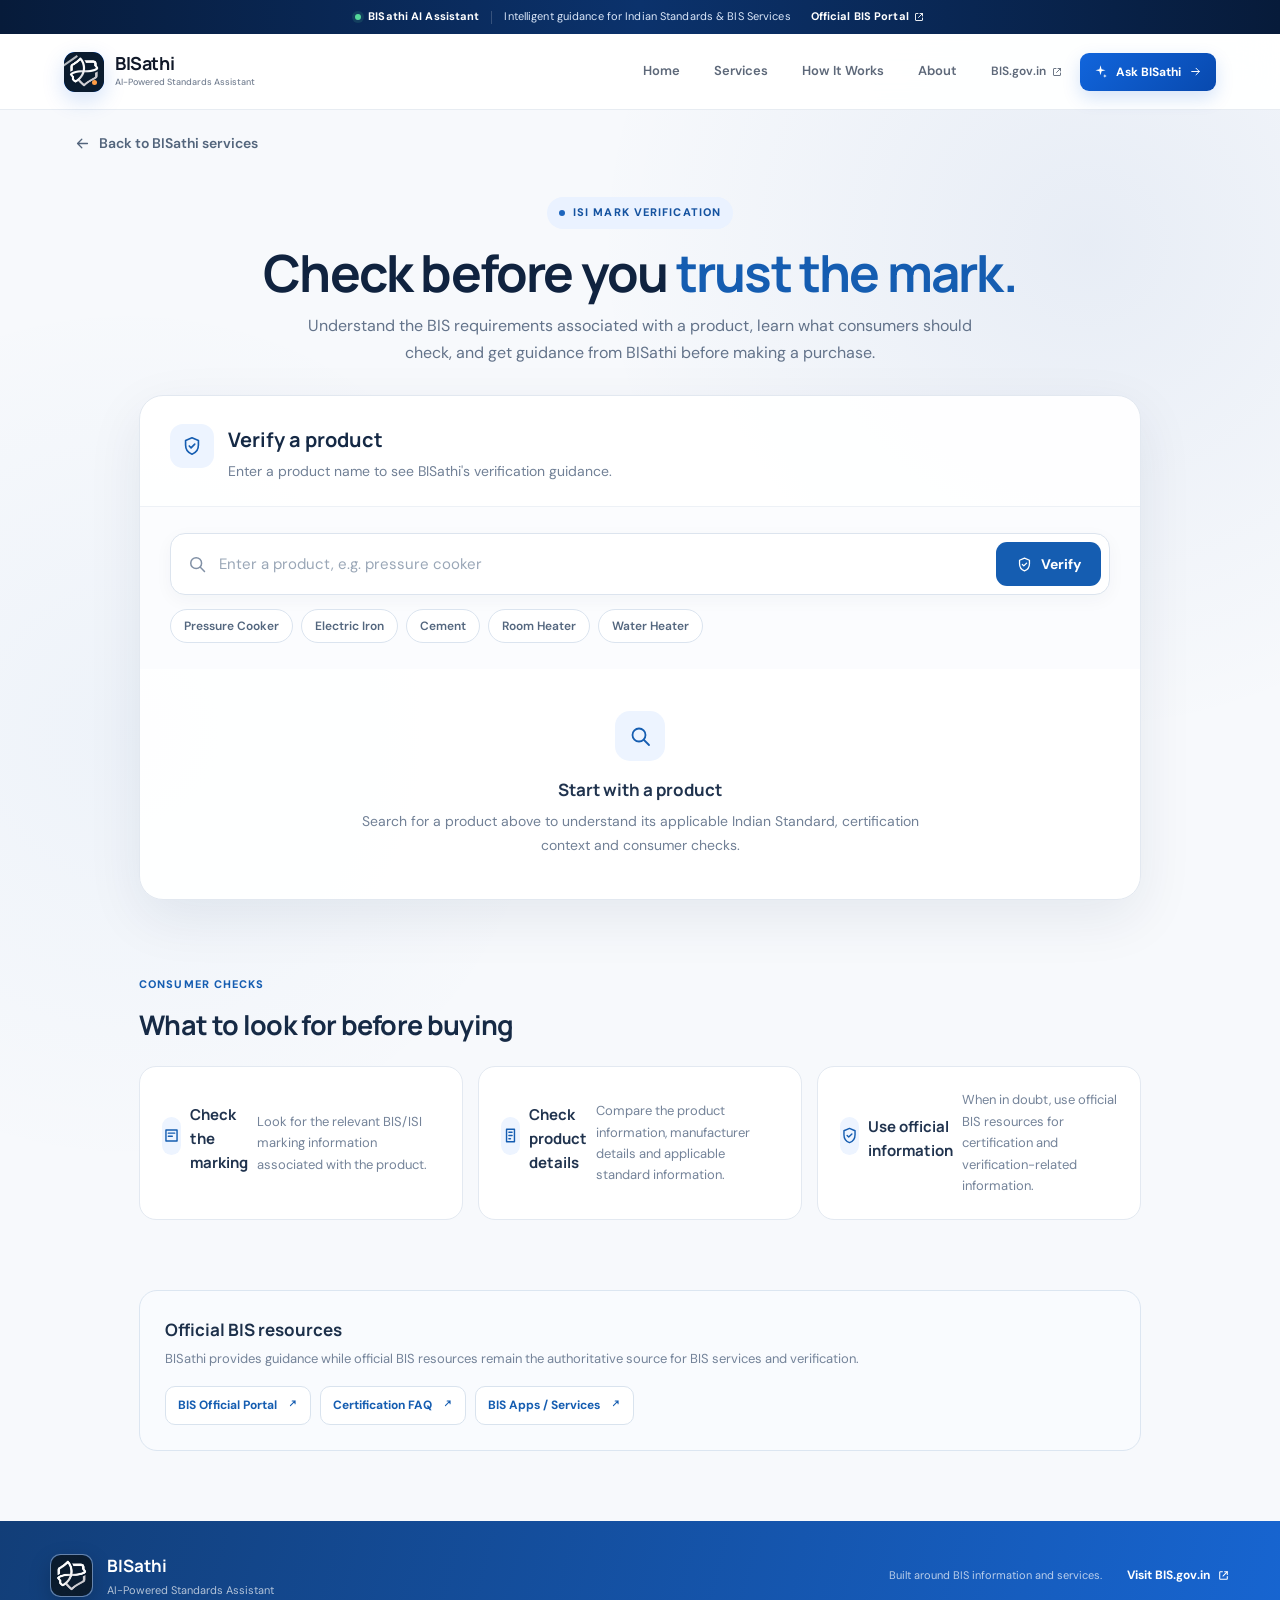
<file: frontend/isi-verification.html>
<!DOCTYPE html>
<html lang="en">
<head>
    <meta charset="UTF-8" />
    <meta name="viewport" content="width=device-width, initial-scale=1.0" />
    <title>ISI Mark Verification | BISathi</title>
    <!-- Fonts -->
    <link rel="preconnect" href="https://fonts.googleapis.com">
    <link rel="preconnect" href="https://fonts.gstatic.com" crossorigin>
    <link
        href="https://fonts.googleapis.com/css2?family=DM+Sans:wght@400;500;600;700&family=Manrope:wght@500;600;700;800&display=swap"
        rel="stylesheet"
    >
    <!-- Main BISathi stylesheet -->
    <link rel="stylesheet" href="style.css" />
    <style>
        /* =========================================================
           LOGO STYLING
           ========================================================= */
        .brand-mark img,
        .footer-mark img {
            width: 100%;
            height: 100%;
            display: block;
            object-fit: contain;
            border-radius: inherit;
        }

        /* =========================================================
           ISI VERIFICATION PAGE
           ========================================================= */
        .isi-page {
            min-height: 100vh;
            background:
                radial-gradient(
                    circle at 85% 15%,
                    rgba(24, 76, 160, 0.07),
                    transparent 28%
                ),
                radial-gradient(
                    circle at 10% 45%,
                    rgba(30, 102, 190, 0.045),
                    transparent 30%
                ),
                #f7f9fc;
        }
        /* =========================================================
           BACK LINK
           ========================================================= */
        .isi-back-wrap {
            max-width: 1180px;
            margin: 0 auto;
            padding: 22px 24px 0;
        }
        .isi-back {
            display: inline-flex;
            align-items: center;
            gap: 8px;
            text-decoration: none;
            color: #53657c;
            font-size: 14px;
            font-weight: 600;
            transition: 0.2s ease;
        }
        .isi-back:hover {
            color: #164f9e;
            transform: translateX(-2px);
        }
        /* =========================================================
           PAGE HEADER
           ========================================================= */
        .isi-header {
            max-width: 850px;
            margin: 38px auto 28px;
            text-align: center;
            padding: 0 20px;
        }
        .isi-label {
            display: inline-flex;
            align-items: center;
            gap: 8px;
            padding: 7px 12px;
            border-radius: 999px;
            background: #eaf2ff;
            color: #1553a0;
            font-size: 11px;
            font-weight: 800;
            letter-spacing: 0.1em;
        }
        .isi-label-dot {
            width: 6px;
            height: 6px;
            border-radius: 50%;
            background: #1d65bd;
        }
        .isi-header h1 {
            margin: 16px 0 12px;
            font-family: "Manrope", sans-serif;
            font-size: clamp(32px, 4vw, 52px);
            line-height: 1.08;
            letter-spacing: -0.035em;
            color: #10233f;
        }
        .isi-header h1 span {
            color: #155db1;
        }
        .isi-header p {
            margin: 0 auto;
            max-width: 680px;
            color: #63738a;
            font-size: 16px;
            line-height: 1.7;
        }
        /* =========================================================
           VERIFICATION WORKSPACE
           ========================================================= */
        .isi-workspace {
            max-width: 1050px;
            margin: 0 auto 70px;
            padding: 0 24px;
        }
        .isi-card {
            background: rgba(255, 255, 255, 0.96);
            border: 1px solid #e2e8f0;
            border-radius: 24px;
            box-shadow: 0 18px 55px rgba(18, 42, 72, 0.08);
            overflow: hidden;
        }
        .isi-card-top {
            padding: 28px 30px 24px;
            border-bottom: 1px solid #edf1f6;
        }
        .isi-card-title {
            display: flex;
            align-items: flex-start;
            gap: 14px;
        }
        .isi-icon {
            width: 44px;
            height: 44px;
            flex: 0 0 44px;
            display: grid;
            place-items: center;
            border-radius: 13px;
            background: #edf4ff;
            color: #155db1;
        }
        .isi-icon svg {
            width: 22px;
            height: 22px;
        }
        .isi-card-title h2 {
            margin: 0 0 5px;
            font-family: "Manrope", sans-serif;
            font-size: 20px;
            color: #152945;
        }
        .isi-card-title p {
            margin: 0;
            color: #718096;
            font-size: 14px;
            line-height: 1.55;
        }
        /* =========================================================
           SEARCH
           ========================================================= */
        .isi-search {
            padding: 26px 30px;
            background: #fbfcfe;
        }
        .isi-search-box {
            display: flex;
            align-items: center;
            gap: 12px;
            padding: 8px;
            background: #fff;
            border: 1px solid #dce4ee;
            border-radius: 15px;
            box-shadow: 0 5px 18px rgba(17, 41, 72, 0.04);
            transition: 0.2s ease;
        }
        .isi-search-box:focus-within {
            border-color: #5e91cf;
            box-shadow: 0 0 0 4px rgba(42, 104, 181, 0.08);
        }
        .isi-search-icon {
            width: 20px;
            height: 20px;
            margin-left: 8px;
            color: #8190a5;
            flex: 0 0 auto;
        }
        .isi-search-box input {
            flex: 1;
            min-width: 0;
            border: none;
            outline: none;
            background: transparent;
            color: #1c304b;
            font-family: "DM Sans", sans-serif;
            font-size: 15px;
        }
        .isi-search-box input::placeholder {
            color: #9aa7b7;
        }
        .isi-search-btn {
            border: none;
            outline: none;
            cursor: pointer;
            display: inline-flex;
            align-items: center;
            justify-content: center;
            gap: 8px;
            min-height: 44px;
            padding: 0 20px;
            border-radius: 11px;
            background: #155db1;
            color: white;
            font-family: "DM Sans", sans-serif;
            font-size: 14px;
            font-weight: 700;
            transition: 0.2s ease;
        }
        .isi-search-btn:hover {
            background: #104c92;
            transform: translateY(-1px);
        }
        .isi-search-btn svg {
            width: 17px;
            height: 17px;
        }
        .isi-chips {
            display: flex;
            flex-wrap: wrap;
            gap: 8px;
            margin-top: 14px;
        }
        .isi-chip {
            border: 1px solid #dbe4ef;
            background: white;
            color: #53667e;
            border-radius: 999px;
            padding: 8px 13px;
            font-family: "DM Sans", sans-serif;
            font-size: 12px;
            font-weight: 600;
            cursor: pointer;
            transition: 0.2s ease;
        }
        .isi-chip:hover {
            border-color: #9dbbe0;
            color: #155db1;
            background: #f4f8ff;
        }
        /* =========================================================
           STATES
           ========================================================= */
        .isi-state {
            padding: 42px 30px;
            text-align: center;
            color: #718096;
        }
        .isi-state-icon {
            width: 50px;
            height: 50px;
            margin: 0 auto 15px;
            display: grid;
            place-items: center;
            border-radius: 15px;
            background: #edf4ff;
            color: #155db1;
        }
        .isi-state-icon svg {
            width: 24px;
            height: 24px;
        }
        .isi-state h3 {
            margin: 0 0 7px;
            font-family: "Manrope", sans-serif;
            font-size: 17px;
            color: #20334e;
        }
        .isi-state p {
            margin: 0 auto;
            max-width: 560px;
            font-size: 14px;
            line-height: 1.65;
        }
        .isi-loading {
            display: none;
        }
        .isi-error {
            display: none;
        }
        /* =========================================================
           RESULT
           ========================================================= */
        .isi-result {
            display: none;
            padding: 30px;
        }
        .verification-summary {
            display: flex;
            align-items: center;
            justify-content: space-between;
            gap: 20px;
            padding: 22px;
            border-radius: 17px;
            background: #f5f9ff;
            border: 1px solid #dce9f8;
            margin-bottom: 24px;
        }
        .verification-product {
            display: flex;
            align-items: center;
            gap: 15px;
        }
        .verification-badge {
            width: 48px;
            height: 48px;
            display: grid;
            place-items: center;
            border-radius: 14px;
            background: #155db1;
            color: white;
            font-family: "Manrope", sans-serif;
            font-size: 14px;
            font-weight: 800;
            letter-spacing: -0.02em;
        }
        .verification-product strong {
            display: block;
            margin-bottom: 4px;
            color: #182c47;
            font-family: "Manrope", sans-serif;
            font-size: 17px;
        }
        .verification-product span {
            color: #718096;
            font-size: 13px;
        }
        .verification-status {
            display: inline-flex;
            align-items: center;
            gap: 7px;
            padding: 8px 12px;
            border-radius: 999px;
            background: #e9f7ef;
            color: #197342;
            font-size: 12px;
            font-weight: 800;
            white-space: nowrap;
        }
        .verification-status-dot {
            width: 7px;
            height: 7px;
            border-radius: 50%;
            background: #2a9d5b;
        }
        .isi-result-content {
            color: #455970;
            font-size: 14px;
            line-height: 1.75;
        }
        .isi-result-content h2,
        .isi-result-content h3 {
            color: #182c47;
            font-family: "Manrope", sans-serif;
            margin-top: 22px;
            margin-bottom: 10px;
        }
        .isi-result-content h2 {
            font-size: 19px;
        }
        .isi-result-content h3 {
            font-size: 16px;
        }
        .isi-result-content p {
            margin: 0 0 10px;
        }
        .isi-result-content ul {
            margin: 8px 0 16px;
            padding-left: 20px;
        }
        .isi-result-content li {
            margin-bottom: 7px;
        }
        .isi-result-content strong {
            color: #243852;
        }
        /* =========================================================
           CONSUMER TRUST CHECKS
           ========================================================= */
        .trust-section {
            max-width: 1050px;
            margin: 0 auto 70px;
            padding: 0 24px;
        }
        .trust-heading {
            margin-bottom: 20px;
        }
        .trust-heading .section-label {
            color: #155db1;
            font-size: 11px;
            font-weight: 800;
            letter-spacing: 0.1em;
        }
        .trust-heading h2 {
            margin: 8px 0 0;
            font-family: "Manrope", sans-serif;
            color: #162a45;
            font-size: 27px;
            letter-spacing: -0.025em;
        }
        .trust-grid {
            display: grid;
            grid-template-columns: repeat(3, 1fr);
            gap: 15px;
        }
        .trust-item {
            padding: 22px;
            background: white;
            border: 1px solid #e3e9f1;
            border-radius: 17px;
            transition: 0.2s ease;
        }
        .trust-item:hover {
            transform: translateY(-3px);
            border-color: #cbd9e9;
            box-shadow: 0 12px 30px rgba(24, 48, 80, 0.07);
        }
        .trust-item-icon {
            width: 38px;
            height: 38px;
            display: grid;
            place-items: center;
            border-radius: 11px;
            background: #edf4ff;
            color: #155db1;
            margin-bottom: 14px;
        }
        .trust-item-icon svg {
            width: 19px;
            height: 19px;
        }
        .trust-item h3 {
            margin: 0 0 7px;
            color: #20334e;
            font-family: "Manrope", sans-serif;
            font-size: 15px;
        }
        .trust-item p {
            margin: 0;
            color: #748399;
            font-size: 13px;
            line-height: 1.65;
        }
        /* =========================================================
           OFFICIAL SOURCES
           ========================================================= */
        .isi-sources {
            max-width: 1050px;
            margin: 0 auto 70px;
            padding: 0 24px;
        }
        .source-box {
            padding: 25px;
            border: 1px solid #dce6f1;
            border-radius: 18px;
            background: #f9fbfe;
        }
        .source-box h3 {
            margin: 0 0 6px;
            color: #1d304a;
            font-family: "Manrope", sans-serif;
            font-size: 17px;
        }
        .source-box > p {
            margin: 0 0 16px;
            color: #748399;
            font-size: 13px;
        }
        .source-links {
            display: flex;
            flex-wrap: wrap;
            gap: 9px;
        }
        .source-links a {
            display: inline-flex;
            align-items: center;
            gap: 7px;
            padding: 9px 12px;
            border-radius: 10px;
            border: 1px solid #d9e3ee;
            background: white;
            color: #155db1;
            text-decoration: none;
            font-size: 12px;
            font-weight: 700;
            transition: 0.2s ease;
        }
        .source-links a:hover {
            border-color: #9db9da;
            background: #f3f7fd;
        }
        .source-links svg {
            width: 14px;
            height: 14px;
        }

        /* =========================================================
           COMPLIANCE FOOTER STYLE
           ========================================================= */
        .compliance-footer {
            min-height: 110px;
            background: linear-gradient(105deg, #123e78, #1765d1);
            color: #ffffff;
        }

        .compliance-footer-inner {
            width: min(1180px, calc(100% - 48px));
            min-height: 110px;
            margin: 0 auto;
            display: flex;
            align-items: center;
            justify-content: space-between;
            gap: 30px;
        }

        .footer-brand {
            display: flex;
            align-items: center;
            gap: 14px;
        }

        .footer-mark {
            width: 43px;
            height: 43px;
            display: flex;
            align-items: center;
            justify-content: center;
            border: 1px solid rgba(255, 255, 255, 0.3);
            border-radius: 10px;
            background: rgba(255, 255, 255, 0.08);
            font-family: "Manrope", sans-serif;
            font-size: 20px;
            font-weight: 800;
            overflow: hidden;
        }

        .footer-brand-copy {
            display: flex;
            flex-direction: column;
            gap: 3px;
        }

        .footer-brand-copy strong {
            font-family: "Manrope", sans-serif;
            font-size: 17px;
        }

        .footer-brand-copy span {
            color: rgba(255, 255, 255, 0.68);
            font-size: 11px;
        }

        .footer-right {
            display: flex;
            align-items: center;
            gap: 25px;
        }

        .footer-description {
            color: rgba(255, 255, 255, 0.7);
            font-size: 11px;
        }

        .footer-link {
            display: inline-flex;
            align-items: center;
            gap: 7px;
            color: #ffffff;
            text-decoration: none;
            font-size: 12px;
            font-weight: 700;
            white-space: nowrap;
        }

        .footer-link:hover {
            text-decoration: underline;
        }

        .footer-link svg {
            width: 13px;
            height: 13px;
        }

        /* =========================================================
           RESPONSIVE
           ========================================================= */
        @media (max-width: 900px) {
            .compliance-footer-inner {
                width: min(100% - 36px, 1180px);
                min-height: auto;
                padding: 24px 0;
                flex-direction: column;
                align-items: flex-start;
            }

            .footer-right {
                width: 100%;
                justify-content: space-between;
                gap: 15px;
            }

            .footer-description {
                display: none;
            }
        }

        @media (max-width: 760px) {
            .isi-back-wrap {
                padding: 18px 16px 0;
            }
            .isi-header {
                margin-top: 28px;
            }
            .isi-header h1 {
                font-size: 34px;
            }
            .isi-workspace,
            .trust-section,
            .isi-sources {
                padding: 0 15px;
            }
            .isi-card-top,
            .isi-search,
            .isi-result {
                padding-left: 18px;
                padding-right: 18px;
            }
            .isi-search-box {
                flex-wrap: wrap;
                padding: 8px;
            }
            .isi-search-icon {
                margin-left: 7px;
            }
            .isi-search-box input {
                width: calc(100% - 50px);
            }
            .isi-search-btn {
                width: 100%;
            }
            .verification-summary {
                align-items: flex-start;
                flex-direction: column;
            }
            .trust-grid {
                grid-template-columns: 1fr;
            }
        }
    </style>
</head>
<body>
    <div class="isi-page">
        <!-- =====================================================
             TOP INFORMATION BAR
             Same structure as homepage
             ===================================================== -->
        <div class="top-strip">
            <div class="top-strip-inner">
                <span class="top-strip-status">
                    <span class="live-dot"></span>
                    BISathi AI Assistant
                </span>
                <span class="top-strip-divider"></span>
                <span>
                    Intelligent guidance for Indian Standards & BIS Services
                </span>
                <a
                    href="https://www.bis.gov.in/"
                    target="_blank"
                    rel="noopener noreferrer"
                >
                    Official BIS Portal
                    <svg class="tiny-icon">
                        <use href="#icon-external"></use>
                    </svg>
                </a>
            </div>
        </div>
        <!-- =====================================================
             SVG ICON SYSTEM
             Same icons used by homepage
             ===================================================== -->
        <svg
            width="0"
            height="0"
            style="position:absolute"
            aria-hidden="true"
            focusable="false"
        >
            <symbol id="icon-external" viewBox="0 0 24 24">
                <path
                    d="M14 5h5v5M19 5l-8 8M19 14v4a1 1 0 0 1-1 1H6a1 1 0 0 1-1-1V6a1 1 0 0 1 1-1h4"
                    fill="none"
                    stroke="currentColor"
                    stroke-width="1.8"
                    stroke-linecap="round"
                    stroke-linejoin="round"
                />
            </symbol>
            <symbol id="icon-spark" viewBox="0 0 24 24">
                <path
                    d="M12 2l1.7 6.3L20 10l-6.3 1.7L12 18l-1.7-6.3L4 10l6.3-1.7L12 2z"
                    fill="currentColor"
                />
                <path
                    d="M19 16l.8 2.2L22 19l-2.2.8L19 22l-.8-2.2L16 19l2.2-.8L19 16z"
                    fill="currentColor"
                />
            </symbol>
            <symbol id="icon-arrow-right" viewBox="0 0 24 24">
                <path
                    d="M5 12h14M13 6l6 6-6 6"
                    fill="none"
                    stroke="currentColor"
                    stroke-width="1.8"
                    stroke-linecap="round"
                    stroke-linejoin="round"
                />
            </symbol>
            <symbol id="icon-menu" viewBox="0 0 24 24">
                <path
                    d="M4 7h16M4 12h16M4 17h16"
                    fill="none"
                    stroke="currentColor"
                    stroke-width="1.8"
                    stroke-linecap="round"
                />
            </symbol>
        </svg>
        <!-- =====================================================
             NAVBAR
             Same structure as homepage
             ===================================================== -->
        <header class="navbar">
            <a
                href="index.html"
                class="brand"
                aria-label="BISathi Home"
            >
                <div class="brand-mark">
                    <img
                        src="BISathi.jpeg"
                        alt="BISathi logo"
                    />
                    <i></i>
                </div>
                <div class="brand-copy">
                    <strong>BISathi</strong>
                    <span>AI-Powered Standards Assistant</span>
                </div>
            </a>
            <nav class="main-nav">
                <a href="index.html">Home</a>
                <a
                    href="index.html#services"
                    class="active"
                >
                    Services
                </a>
                <a href="index.html#how">How It Works</a>
                <a href="index.html#about">About</a>
            </nav>
            <div class="nav-actions">
                <a
                    class="official-nav-link"
                    href="https://www.bis.gov.in/"
                    target="_blank"
                    rel="noopener noreferrer"
                >
                    BIS.gov.in
                    <svg class="tiny-icon">
                        <use href="#icon-external"></use>
                    </svg>
                </a>
                <button
                    class="ask-nav-btn"
                    onclick="openAssistant()"
                >
                    <svg class="button-icon">
                        <use href="#icon-spark"></use>
                    </svg>
                    Ask BISathi
                    <svg class="button-arrow">
                        <use href="#icon-arrow-right"></use>
                    </svg>
                </button>
                <button
                    class="mobile-menu-btn"
                    type="button"
                    onclick="toggleMobileNav()"
                    aria-label="Open menu"
                >
                    <svg>
                        <use href="#icon-menu"></use>
                    </svg>
                </button>
            </div>
        </header>
        <!-- =====================================================
             MOBILE NAV
             Same structure as homepage
             ===================================================== -->
        <div
            class="mobile-nav"
            id="mobileNav"
        >
            <a
                href="index.html"
                onclick="closeMobileNav()"
            >
                Home
            </a>
            <a
                href="index.html#services"
                onclick="closeMobileNav()"
            >
                Services
            </a>
            <a
                href="index.html#how"
                onclick="closeMobileNav()"
            >
                How It Works
            </a>
            <a
                href="index.html#about"
                onclick="closeMobileNav()"
            >
                About
            </a>
            <button
                onclick="openAssistant(); closeMobileNav()"
            >
                Ask BISathi AI
            </button>
        </div>
        <!-- =====================================================
             BACK LINK
             ===================================================== -->
        <div class="isi-back-wrap">
            <a
                href="index.html#services"
                class="isi-back"
            >
                <svg
                    width="17"
                    height="17"
                    viewBox="0 0 24 24"
                    fill="none"
                >
                    <path
                        d="M19 12H5M11 18l-6-6 6-6"
                        stroke="currentColor"
                        stroke-width="1.8"
                        stroke-linecap="round"
                        stroke-linejoin="round"
                    />
                </svg>
                Back to BISathi services
            </a>
        </div>
        <!-- =====================================================
             PAGE HEADER
             ===================================================== -->
        <header class="isi-header">
            <div class="isi-label">
                <span class="isi-label-dot"></span>
                ISI MARK VERIFICATION
            </div>
            <h1>
                Check before you
                <span>trust the mark.</span>
            </h1>
            <p>
                Understand the BIS requirements associated with a product,
                learn what consumers should check, and get guidance from
                BISathi before making a purchase.
            </p>
        </header>
        <!-- =====================================================
             VERIFICATION WORKSPACE
             ===================================================== -->
        <main class="isi-workspace">
            <section class="isi-card">
                <!-- Card heading -->
                <div class="isi-card-top">
                    <div class="isi-card-title">
                        <div class="isi-icon">
                            <svg
                                viewBox="0 0 24 24"
                                fill="none"
                            >
                                <path
                                    d="M12 3l7 3v5c0 4.6-2.9 8.6-7 10-4.1-1.4-7-5.4-7-10V6l7-3z"
                                    stroke="currentColor"
                                    stroke-width="1.8"
                                    stroke-linejoin="round"
                                />
                                <path
                                    d="M9 12l2 2 4-4"
                                    stroke="currentColor"
                                    stroke-width="1.8"
                                    stroke-linecap="round"
                                    stroke-linejoin="round"
                                />
                            </svg>
                        </div>
                        <div>
                            <h2>Verify a product</h2>
                            <p>
                                Enter a product name to see BISathi's verification guidance.
                            </p>
                        </div>
                    </div>
                </div>
                <!-- Search -->
                <div class="isi-search">
                    <div class="isi-search-box">
                        <svg
                            class="isi-search-icon"
                            viewBox="0 0 24 24"
                            fill="none"
                        >
                            <circle
                                cx="11"
                                cy="11"
                                r="6.5"
                                stroke="currentColor"
                                stroke-width="1.8"
                            />
                            <path
                                d="M16 16l5 5"
                                stroke="currentColor"
                                stroke-width="1.8"
                                stroke-linecap="round"
                            />
                        </svg>
                        <input
                            id="isiProductInput"
                            type="text"
                            placeholder="Enter a product, e.g. pressure cooker"
                            autocomplete="off"
                        />
                        <button
                            class="isi-search-btn"
                            id="isiVerifyBtn"
                            type="button"
                        >
                            <svg
                                viewBox="0 0 24 24"
                                fill="none"
                            >
                                <path
                                    d="M12 3l7 3v5c0 4.6-2.9 8.6-7 10-4.1-1.4-7-5.4-7-10V6l7-3z"
                                    stroke="currentColor"
                                    stroke-width="1.8"
                                    stroke-linejoin="round"
                                />
                                <path
                                    d="M9 12l2 2 4-4"
                                    stroke="currentColor"
                                    stroke-width="1.8"
                                    stroke-linecap="round"
                                    stroke-linejoin="round"
                                />
                            </svg>
                            Verify
                        </button>
                    </div>
                    <div class="isi-chips">
                        <button
                            class="isi-chip"
                            data-product="Pressure Cooker"
                            type="button"
                        >
                            Pressure Cooker
                        </button>
                        <button
                            class="isi-chip"
                            data-product="Electric Iron"
                            type="button"
                        >
                            Electric Iron
                        </button>
                        <button
                            class="isi-chip"
                            data-product="Cement"
                            type="button"
                        >
                            Cement
                        </button>
                        <button
                            class="isi-chip"
                            data-product="Room Heater"
                            type="button"
                        >
                            Room Heater
                        </button>
                        <button
                            class="isi-chip"
                            data-product="Electric Water Heater"
                            type="button"
                        >
                            Water Heater
                        </button>
                    </div>
                </div>
                <!-- Empty state -->
                <div
                    class="isi-state"
                    id="isiEmptyState"
                >
                    <div class="isi-state-icon">
                        <svg
                            viewBox="0 0 24 24"
                            fill="none"
                        >
                            <circle
                                cx="11"
                                cy="11"
                                r="6.5"
                                stroke="currentColor"
                                stroke-width="1.8"
                            />
                            <path
                                d="M16 16l5 5"
                                stroke="currentColor"
                                stroke-width="1.8"
                                stroke-linecap="round"
                            />
                        </svg>
                    </div>
                    <h3>Start with a product</h3>
                    <p>
                        Search for a product above to understand its applicable
                        Indian Standard, certification context and consumer checks.
                    </p>
                </div>
                <!-- Loading state -->
                <div
                    class="isi-state isi-loading"
                    id="isiLoading"
                >
                    <div class="isi-state-icon">
                        <svg
                            viewBox="0 0 24 24"
                            fill="none"
                        >
                            <path
                                d="M12 3v3M12 18v3M3 12h3M18 12h3M5.6 5.6l2.1 2.1M16.3 16.3l2.1 2.1M18.4 5.6l-2.1 2.1M7.7 16.3l-2.1 2.1"
                                stroke="currentColor"
                                stroke-width="1.8"
                                stroke-linecap="round"
                            />
                        </svg>
                    </div>
                    <h3>Checking product guidance...</h3>
                    <p>
                        BISathi is preparing the available BIS verification guidance.
                    </p>
                </div>
                <!-- Error state -->
                <div
                    class="isi-state isi-error"
                    id="isiError"
                >
                    <div class="isi-state-icon">
                        <svg
                            viewBox="0 0 24 24"
                            fill="none"
                        >
                            <circle
                                cx="12"
                                cy="12"
                                r="9"
                                stroke="currentColor"
                                stroke-width="1.8"
                            />
                            <path
                                d="M12 7v6"
                                stroke="currentColor"
                                stroke-width="1.8"
                                stroke-linecap="round"
                            />
                            <circle
                                cx="12"
                                cy="16.5"
                                r="1"
                                fill="currentColor"
                            />
                        </svg>
                    </div>
                    <h3>Verification guidance unavailable</h3>
                    <p id="isiErrorText">
                        Something went wrong while checking the product.
                    </p>
                </div>
                <!-- Result -->
                <div
                    class="isi-result"
                    id="isiResult"
                >
                    <div class="verification-summary">
                        <div class="verification-product">
                            <div class="verification-badge">
                                ISI
                            </div>
                            <div>
                                <strong id="isiProductName">
                                    Product
                                </strong>
                                <span id="isiStandardName">
                                    Indian Standard
                                </span>
                            </div>
                        </div>
                        <div class="verification-status">
                            <span class="verification-status-dot"></span>
                            Guidance available
                        </div>
                    </div>
                    <div
                        class="isi-result-content"
                        id="isiResultContent"
                    ></div>
                </div>
            </section>
        </main>
        <!-- =====================================================
             CONSUMER TRUST CHECKS
             ===================================================== -->
        <section class="trust-section">
            <div class="trust-heading">
                <span class="section-label">
                    CONSUMER CHECKS
                </span>
                <h2>
                    What to look for before buying
                </h2>
            </div>
            <div class="trust-grid">
                <!-- Check 1 -->
                <article class="trust-item">
                    <div class="trust-item-icon">
                        <svg
                            viewBox="0 0 24 24"
                            fill="none"
                        >
                            <path
                                d="M5 5h14v14H5z"
                                stroke="currentColor"
                                stroke-width="1.8"
                                stroke-linejoin="round"
                            />
                            <path
                                d="M8 9h8M8 13h5"
                                stroke="currentColor"
                                stroke-width="1.8"
                                stroke-linecap="round"
                            />
                        </svg>
                    </div>
                    <h3>Check the marking</h3>
                    <p>
                        Look for the relevant BIS/ISI marking information
                        associated with the product.
                    </p>
                </article>
                <!-- Check 2 -->
                <article class="trust-item">
                    <div class="trust-item-icon">
                        <svg
                            viewBox="0 0 24 24"
                            fill="none"
                        >
                            <path
                                d="M7 4h10v16H7z"
                                stroke="currentColor"
                                stroke-width="1.8"
                                stroke-linejoin="round"
                            />
                            <path
                                d="M10 8h4M10 12h4M10 16h2"
                                stroke="currentColor"
                                stroke-width="1.8"
                                stroke-linecap="round"
                            />
                        </svg>
                    </div>
                    <h3>Check product details</h3>
                    <p>
                        Compare the product information, manufacturer details
                        and applicable standard information.
                    </p>
                </article>
                <!-- Check 3 -->
                <article class="trust-item">
                    <div class="trust-item-icon">
                        <svg
                            viewBox="0 0 24 24"
                            fill="none"
                        >
                            <path
                                d="M12 3l7 3v5c0 4.6-2.9 8.6-7 10-4.1-1.4-7-5.4-7-10V6l7-3z"
                                stroke="currentColor"
                                stroke-width="1.8"
                                stroke-linejoin="round"
                            />
                            <path
                                d="M9 12l2 2 4-4"
                                stroke="currentColor"
                                stroke-width="1.8"
                                stroke-linecap="round"
                                stroke-linejoin="round"
                            />
                        </svg>
                    </div>
                    <h3>Use official information</h3>
                    <p>
                        When in doubt, use official BIS resources for
                        certification and verification-related information.
                    </p>
                </article>
            </div>
        </section>
        <!-- =====================================================
             OFFICIAL SOURCES
             ===================================================== -->
        <section class="isi-sources">
            <div class="source-box">
                <h3>
                    Official BIS resources
                </h3>
                <p>
                    BISathi provides guidance while official BIS resources remain
                    the authoritative source for BIS services and verification.
                </p>
                <div class="source-links">
                    <a
                        href="https://www.bis.gov.in/"
                        target="_blank"
                        rel="noopener noreferrer"
                    >
                        BIS Official Portal
                        <svg
                            viewBox="0 0 24 24"
                            fill="none"
                        >
                            <path
                                d="M14 5h5v5M19 5l-8 8"
                                stroke="currentColor"
                                stroke-width="1.8"
                                stroke-linecap="round"
                                stroke-linejoin="round"
                            />
                        </svg>
                    </a>
                    <a
                        href="https://www.bis.gov.in/product-certification/product-certification-faq/?lang=en"
                        target="_blank"
                        rel="noopener noreferrer"
                    >
                        Certification FAQ
                        <svg
                            viewBox="0 0 24 24"
                            fill="none"
                        >
                            <path
                                d="M14 5h5v5M19 5l-8 8"
                                stroke="currentColor"
                                stroke-width="1.8"
                                stroke-linecap="round"
                                stroke-linejoin="round"
                            />
                        </svg>
                    </a>
                    <a
                        href="https://www.bis.gov.in/bis-apps/?lang=en"
                        target="_blank"
                        rel="noopener noreferrer"
                    >
                        BIS Apps / Services
                        <svg
                            viewBox="0 0 24 24"
                            fill="none"
                        >
                            <path
                                d="M14 5h5v5M19 5l-8 8"
                                stroke="currentColor"
                                stroke-width="1.8"
                                stroke-linecap="round"
                                stroke-linejoin="round"
                            />
                        </svg>
                    </a>
                </div>
            </div>
        </section>
        <!-- =====================================================
             FOOTER (COMPLIANCE STYLE)
             ===================================================== -->
        <footer class="compliance-footer">
            <div class="compliance-footer-inner">
                <div class="footer-brand">
                    <div class="footer-mark">
                        <img
                            src="BISathi.jpeg"
                            alt="BISathi logo"
                        >
                    </div>
                    <div class="footer-brand-copy">
                        <strong>BISathi</strong>
                        <span>AI-Powered Standards Assistant</span>
                    </div>
                </div>

                <div class="footer-right">
                    <span class="footer-description">
                        Built around BIS information and services.
                    </span>
                    <a
                        href="https://www.bis.gov.in/"
                        target="_blank"
                        rel="noopener noreferrer"
                        class="footer-link"
                    >
                        Visit BIS.gov.in
                        <svg
                            viewBox="0 0 24 24"
                            fill="none"
                        >
                            <path
                                d="M14 5H19V10"
                                stroke="currentColor"
                                stroke-width="2"
                                stroke-linecap="round"
                                stroke-linejoin="round"
                            />
                            <path
                                d="M19 5L11 13"
                                stroke="currentColor"
                                stroke-width="2"
                                stroke-linecap="round"
                            />
                            <path
                                d="M19 14V18C19 18.55 18.55 19 18 19H6C5.45 19 5 18.55 5 18V6C5 5.45 5.45 5 6 5H10"
                                stroke="currentColor"
                                stroke-width="2"
                                stroke-linecap="round"
                            />
                        </svg>
                    </a>
                </div>
            </div>
        </footer>
    </div>
   
    <!-- =======================================================
         SHARED SCRIPT
         ======================================================= -->
    <script src="script.js"></script>
    <!-- =======================================================
         ISI VERIFICATION SCRIPT
         ======================================================= -->
    <script>
        const isiProductInput =
            document.getElementById("isiProductInput");
        const isiVerifyBtn =
            document.getElementById("isiVerifyBtn");
        const isiEmptyState =
            document.getElementById("isiEmptyState");
        const isiLoading =
            document.getElementById("isiLoading");
        const isiError =
            document.getElementById("isiError");
        const isiErrorText =
            document.getElementById("isiErrorText");
        const isiResult =
            document.getElementById("isiResult");
        const isiProductName =
            document.getElementById("isiProductName");
        const isiStandardName =
            document.getElementById("isiStandardName");
        const isiResultContent =
            document.getElementById("isiResultContent");
        /* =====================================================
           STATE MANAGEMENT
           ===================================================== */
        function showIsiState(state) {
            isiEmptyState.style.display = "none";
            isiLoading.style.display = "none";
            isiError.style.display = "none";
            isiResult.style.display = "none";
            if (state === "empty") {
                isiEmptyState.style.display = "block";
            }
            if (state === "loading") {
                isiLoading.style.display = "block";
            }
            if (state === "error") {
                isiError.style.display = "block";
            }
            if (state === "result") {
                isiResult.style.display = "block";
            }
        }
        /* =====================================================
           RESPONSE FORMATTING
           ===================================================== */
        function formatIsiText(text) {
            if (!text) {
                return "";
            }
            let html = text;
            /*
             * Escape HTML first so backend content
             * cannot directly inject HTML.
             */
            html = html.replace(/&/g, "&amp;");
            html = html.replace(/</g, "&lt;");
            html = html.replace(/>/g, "&gt;");
            /* Bold markdown */
            html = html.replace(
                /\*\*(.*?)\*\*/g,
                "<strong>$1</strong>"
            );
            /* H3 markdown */
            html = html.replace(
                /^### (.*)$/gm,
                "<h3>$1</h3>"
            );
            /* H2 markdown */
            html = html.replace(
                /^## (.*)$/gm,
                "<h2>$1</h2>"
            );
            const lines = html.split("\n");
            let output = "";
            let listOpen = false;
            for (const line of lines) {
                /*
                 * Backend uses "- item" for
                 * unordered Markdown lists.
                 */
                if (/^\s*-\s+/.test(line)) {
                    if (!listOpen) {
                        output += "<ul>";
                        listOpen = true;
                    }
                    output +=
                        "<li>" +
                        line.replace(/^\s*-\s+/, "") +
                        "</li>";
                } else {
                    if (listOpen) {
                        output += "</ul>";
                        listOpen = false;
                    }
                    if (line.trim()) {
                        /*
                         * Do not wrap already-created headings
                         * inside paragraphs.
                         */
                        if (
                            !line.startsWith("<h2>") &&
                            !line.startsWith("<h3>")
                        ) {
                            output += "<p>" + line + "</p>";
                        } else {
                            output += line;
                        }
                    }
                }
            }
            if (listOpen) {
                output += "</ul>";
            }
            return output;
        }
        /* =====================================================
           VERIFY PRODUCT
           ===================================================== */
        async function verifyIsiProduct(product) {
            if (!product) {
                showIsiState("empty");
                return;
            }
            showIsiState("loading");
            try {
                const response = await fetch(
                    "https://bisathi1.onrender.com/api/verify-isi",
                    {
                        method: "POST",
                        headers: {
                            "Content-Type": "application/json"
                        },
                        body: JSON.stringify({
                            product: product,
                            user_type: "consumer"
                        })
                    }
                );
                const data = await response.json();
                if (!response.ok) {
                    throw new Error(
                        data.detail ||
                        "Unable to verify product."
                    );
                }
                isiProductName.textContent =
                    data.product_name ||
                    product;
                isiStandardName.textContent =
                    data.standard ||
                    "Applicable Indian Standard";
                isiResultContent.innerHTML =
                    formatIsiText(
                        data.guidance ||
                        data.answer ||
                        data.message ||
                        "No verification guidance was returned."
                    );
                showIsiState("result");
            } catch (error) {
                console.error(
                    "ISI verification error:",
                    error
                );
                isiErrorText.textContent =
                    error.message ||
                    "Unable to connect to the BISathi backend.";
                showIsiState("error");
            }
        }
        /* =====================================================
           VERIFY BUTTON
           ===================================================== */
        isiVerifyBtn.addEventListener(
            "click",
            () => {
                const product =
                    isiProductInput.value.trim();
                verifyIsiProduct(product);
            }
        );
        /* =====================================================
           ENTER KEY
           ===================================================== */
        isiProductInput.addEventListener(
            "keydown",
            (event) => {
                if (event.key === "Enter") {
                    event.preventDefault();
                    const product =
                        isiProductInput.value.trim();
                    verifyIsiProduct(product);
                }
            }
        );
        /* =====================================================
           QUICK PRODUCT CHIPS
           ===================================================== */
        document
            .querySelectorAll(".isi-chip")
            .forEach((chip) => {
                chip.addEventListener(
                    "click",
                    () => {
                        const product =
                            chip.dataset.product;
                        isiProductInput.value =
                            product;
                        verifyIsiProduct(product);
                    }
                );
            });
    </script>
</body>
</html>
</file>
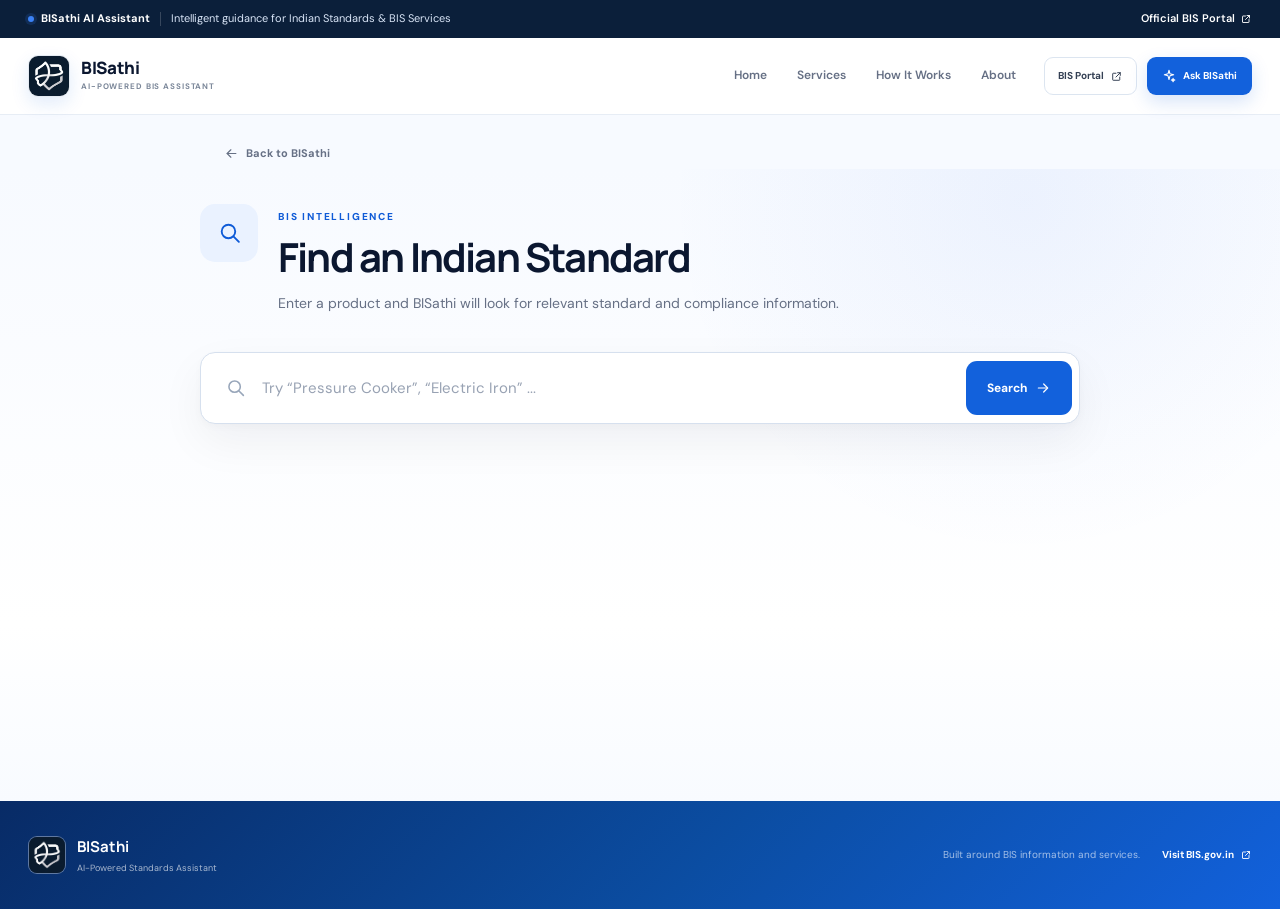
<file: frontend/standards.html>
<!DOCTYPE html>
<html lang="en">

<head>
    <meta charset="UTF-8">
    <meta name="viewport" content="width=device-width, initial-scale=1.0">

    <meta
        name="description"
        content="BISathi Standards Intelligence - Find relevant Indian Standards."
    >

    <title>Find Indian Standards | BISathi</title>

    <link rel="icon" type="image/jpeg" href="BISathi.jpeg">

    <link rel="preconnect" href="https://fonts.googleapis.com">
    <link
        rel="preconnect"
        href="https://fonts.gstatic.com"
        crossorigin
    >

    <link
        href="https://fonts.googleapis.com/css2?family=DM+Sans:wght@400;500;600;700&family=Manrope:wght@500;600;700;800&display=swap"
        rel="stylesheet"
    >

    <link rel="stylesheet" href="style.css">

    <style>
        /* =====================================================
           STANDARDS PAGE
           ===================================================== */

        * {
            box-sizing: border-box;
        }

        body {
            margin: 0;
            font-family: "DM Sans", sans-serif;
            background: #f7faff;
            color: #101828;
        }

        /* =====================================================
           ICON SYSTEM
           ===================================================== */

        .icon {
            width: 24px;
            height: 24px;
            fill: none;
            stroke: currentColor;
            stroke-width: 1.8;
            stroke-linecap: round;
            stroke-linejoin: round;
        }

        /* =====================================================
           TOP INFORMATION BAR
           ===================================================== */

        .standards-topbar {
            width: 100%;
            min-height: 38px;
            display: flex;
            align-items: center;
            background: #0b1f3a;
            color: #d9e5f7;
            font-size: 11px;
        }

        .standards-topbar-inner {
            width: 100%;
            max-width: 1280px;
            margin: 0 auto;
            padding: 0 28px;
            display: flex;
            align-items: center;
            justify-content: space-between;
            gap: 20px;
        }

        .standards-topbar-left {
            display: flex;
            align-items: center;
            gap: 10px;
        }

        .standards-live {
            display: inline-flex;
            align-items: center;
            gap: 7px;
            color: #ffffff;
            font-weight: 700;
        }

        .standards-live-dot {
            width: 6px;
            height: 6px;
            border-radius: 50%;
            background: #3b82f6;
            box-shadow: 0 0 0 3px rgba(59, 130, 246, 0.15);
        }

        .standards-topbar-divider {
            width: 1px;
            height: 14px;
            background: rgba(255, 255, 255, 0.18);
        }

        .standards-topbar-link {
            display: inline-flex;
            align-items: center;
            gap: 5px;
            color: #ffffff;
            text-decoration: none;
            font-weight: 600;
            transition: opacity 0.2s ease;
        }

        .standards-topbar-link:hover {
            opacity: 0.8;
        }

        .standards-topbar-link svg {
            width: 12px;
            height: 12px;
        }

        /* =====================================================
           FULL BISATHI NAVBAR
           ===================================================== */

        .standards-navbar {
            position: sticky;
            top: 0;
            z-index: 1000;
            width: 100%;
            background: rgba(255, 255, 255, 0.96);
            border-bottom: 1px solid #e7edf5;
            backdrop-filter: blur(16px);
            -webkit-backdrop-filter: blur(16px);
        }

        .standards-navbar-inner {
            width: 100%;
            max-width: 1280px;
            min-height: 76px;
            margin: 0 auto;
            padding: 0 28px;
            display: flex;
            align-items: center;
            justify-content: space-between;
            gap: 28px;
        }

        /* =====================================================
           NAVBAR LOGO
           ===================================================== */

        .standards-navbar-brand {
            display: inline-flex;
            align-items: center;
            gap: 11px;
            color: #0b1730;
            text-decoration: none;
            flex: 0 0 auto;
        }

        .standards-navbar-logo {
            width: 42px;
            height: 42px;
            flex: 0 0 auto;
            display: grid;
            place-items: center;
            overflow: hidden;
            border-radius: 10px;
            background: #ffffff;
            border: 1px solid #e4eaf2;
            box-shadow:
                0 7px 18px rgba(18, 97, 220, 0.12);
        }

        .standards-navbar-logo img {
            width: 100%;
            height: 100%;
            display: block;
            object-fit: cover;
        }

        .standards-navbar-brand-text {
            display: flex;
            flex-direction: column;
        }

        .standards-navbar-brand-text strong {
            font-family: "Manrope", sans-serif;
            font-size: 17px;
            font-weight: 800;
            line-height: 1;
            letter-spacing: -0.02em;
        }

        .standards-navbar-brand-text span {
            margin-top: 4px;
            color: #7b8799;
            font-size: 8px;
            font-weight: 700;
            letter-spacing: 0.11em;
            text-transform: uppercase;
        }

        /* =====================================================
           NAVIGATION LINKS
           ===================================================== */

        .standards-navbar-links {
            display: flex;
            align-items: center;
            justify-content: center;
            gap: 30px;
            margin-left: auto;
        }

        .standards-navbar-links a {
            position: relative;
            padding: 8px 0;
            color: #667085;
            text-decoration: none;
            font-size: 12px;
            font-weight: 600;
            transition: color 0.2s ease;
        }

        .standards-navbar-links a::after {
            content: "";
            position: absolute;
            left: 0;
            right: 0;
            bottom: 1px;
            height: 2px;
            border-radius: 999px;
            background: #1261dc;
            transform: scaleX(0);
            transform-origin: center;
            transition: transform 0.2s ease;
        }

        .standards-navbar-links a:hover {
            color: #1261dc;
        }

        .standards-navbar-links a:hover::after {
            transform: scaleX(1);
        }

        /* =====================================================
           NAVBAR ACTIONS
           ===================================================== */

        .standards-navbar-actions {
            display: flex;
            align-items: center;
            gap: 10px;
            flex: 0 0 auto;
        }

        .standards-bis-link {
            display: inline-flex;
            align-items: center;
            gap: 6px;
            height: 38px;
            padding: 0 13px;
            border: 1px solid #dce5f0;
            border-radius: 9px;
            background: #ffffff;
            color: #344054;
            text-decoration: none;
            font-size: 10px;
            font-weight: 700;
            transition:
                border-color 0.2s ease,
                background 0.2s ease,
                color 0.2s ease;
        }

        .standards-bis-link:hover {
            border-color: #b8cce8;
            background: #f6f9fd;
            color: #1261dc;
        }

        .standards-bis-link svg {
            width: 13px;
            height: 13px;
        }

        .standards-ask-button {
            height: 38px;
            padding: 0 15px;
            display: inline-flex;
            align-items: center;
            justify-content: center;
            gap: 7px;
            border: 0;
            border-radius: 9px;
            background: #1261dc;
            color: #ffffff;
            font-family: "DM Sans", sans-serif;
            font-size: 10px;
            font-weight: 700;
            cursor: pointer;
            text-decoration: none;
            box-shadow:
                0 7px 18px rgba(18, 97, 220, 0.17);
            transition:
                background 0.2s ease,
                transform 0.2s ease,
                box-shadow 0.2s ease;
        }

        .standards-ask-button:hover {
            background: #0d52bd;
            transform: translateY(-1px);
            box-shadow:
                0 10px 22px rgba(18, 97, 220, 0.23);
        }

        .standards-ask-button svg {
            width: 14px;
            height: 14px;
        }

        /* =====================================================
           MOBILE NAV BUTTON
           ===================================================== */

        .standards-mobile-toggle {
            display: none;
            width: 38px;
            height: 38px;
            align-items: center;
            justify-content: center;
            border: 1px solid #dce5f0;
            border-radius: 9px;
            background: #ffffff;
            color: #344054;
            cursor: pointer;
        }

        .standards-mobile-toggle svg {
            width: 19px;
            height: 19px;
        }

        /* =====================================================
           MOBILE NAVIGATION
           ===================================================== */

        .standards-mobile-menu {
            display: none;
            padding: 0 20px 18px;
            border-top: 1px solid #edf1f6;
            background: #ffffff;
        }

        .standards-mobile-menu.active {
            display: block;
        }

        .standards-mobile-menu a {
            display: block;
            padding: 13px 0;
            border-bottom: 1px solid #edf1f6;
            color: #344054;
            text-decoration: none;
            font-size: 13px;
            font-weight: 600;
        }

        .standards-mobile-menu a:last-child {
            border-bottom: 0;
        }

        .standards-mobile-menu a:hover {
            color: #1261dc;
        }

        .standards-mobile-actions {
            display: flex;
            gap: 9px;
            padding-top: 14px;
        }

        .standards-mobile-actions a,
        .standards-mobile-actions button {
            flex: 1;
            display: inline-flex;
            align-items: center;
            justify-content: center;
            height: 40px;
            border-radius: 9px;
            font-family: "DM Sans", sans-serif;
            font-size: 10px;
            font-weight: 700;
            text-decoration: none;
        }

        .standards-mobile-actions a {
            border: 1px solid #dce5f0;
            background: #ffffff;
            color: #344054;
        }

        .standards-mobile-actions button {
            border: 0;
            background: #1261dc;
            color: #ffffff;
            cursor: pointer;
        }

        /* =====================================================
           BACK LINK
           ===================================================== */

        .standards-back-wrap {
            width: 100%;
            max-width: 880px;
            margin: 0 auto;
            padding: 28px 24px 0;
        }

        .standards-back {
            display: inline-flex;
            align-items: center;
            gap: 7px;
            color: #667085;
            text-decoration: none;
            font-size: 11px;
            font-weight: 700;
            transition:
                color 0.2s ease,
                transform 0.2s ease;
        }

        .standards-back:hover {
            color: #1261dc;
            transform: translateX(-2px);
        }

        .standards-back svg {
            width: 15px;
            height: 15px;
        }

        /* =====================================================
           MAIN
           ===================================================== */

        .standards-main {
            min-height: calc(100vh - 38px - 230px);
            display: flex;
            justify-content: center;
            padding: 35px 24px 90px;
            background:
                radial-gradient(
                    circle at 80% 5%,
                    rgba(37, 99, 235, 0.055),
                    transparent 30%
                ),
                linear-gradient(
                    180deg,
                    #f7faff 0%,
                    #ffffff 72%,
                    #f8fbff 100%
                );
        }

        /* =====================================================
           SEARCH FEATURE
           ===================================================== */

        .standards-feature {
            width: 100%;
            max-width: 880px;
        }

        /* =====================================================
           FEATURE HEADER
           ===================================================== */

        .standards-feature-header {
            display: flex;
            align-items: flex-start;
            gap: 20px;
            margin-bottom: 38px;
        }

        /* =====================================================
           SEARCH ICON BOX
           ===================================================== */

        .standards-feature-icon {
            width: 58px;
            height: 58px;
            flex: 0 0 auto;
            display: grid;
            place-items: center;
            border-radius: 15px;
            background: #eaf2ff;
            color: #0f5bd7;
        }

        .standards-feature-icon svg {
            width: 25px;
            height: 25px;
        }

        /* =====================================================
           LABEL
           ===================================================== */

        .standards-feature-label {
            display: block;
            margin: 5px 0 10px;
            color: #0f5bd7;
            font-size: 10px;
            font-weight: 800;
            letter-spacing: 0.18em;
        }

        /* =====================================================
           HEADING
           ===================================================== */

        .standards-feature h1 {
            margin: 0;
            color: #0b1730;
            font-family: "Manrope", sans-serif;
            font-size: clamp(34px, 4vw, 40px);
            font-weight: 700;
            line-height: 1.1;
            letter-spacing: -0.045em;
        }

        /* =====================================================
           DESCRIPTION
           ===================================================== */

        .standards-feature-description {
            margin: 13px 0 0;
            color: #667085;
            font-size: 14px;
            line-height: 1.6;
        }

        /* =====================================================
           SEARCH BOX
           ===================================================== */

        .standards-search {
            width: 100%;
            display: flex;
            align-items: center;
            min-height: 72px;
            padding: 7px;
            border: 1px solid #d6e0ee;
            border-radius: 15px;
            background: #ffffff;
            box-shadow:
                0 18px 45px rgba(16, 24, 40, 0.055),
                0 3px 8px rgba(16, 24, 40, 0.025);
            transition:
                border-color 0.2s ease,
                box-shadow 0.2s ease;
        }

        .standards-search:focus-within {
            border-color: #8eb4f5;
            box-shadow:
                0 0 0 4px rgba(37, 99, 235, 0.06),
                0 18px 45px rgba(16, 24, 40, 0.055);
        }

        /* =====================================================
           SEARCH ICON
           ===================================================== */

        .standards-search-icon {
            width: 21px;
            height: 21px;
            margin-left: 17px;
            margin-right: 16px;
            flex: 0 0 auto;
            color: #98a6ba;
        }

        /* =====================================================
           INPUT
           ===================================================== */

        .standards-search input {
            min-width: 0;
            flex: 1;
            height: 56px;
            padding: 0;
            border: 0;
            outline: 0;
            background: transparent;
            color: #101828;
            font-family: "DM Sans", sans-serif;
            font-size: 15px;
        }

        .standards-search input::placeholder {
            color: #98a2b3;
        }

        /* =====================================================
           SEARCH BUTTON
           ===================================================== */

        .standards-search-button {
            height: 54px;
            padding: 0 21px;
            display: inline-flex;
            align-items: center;
            justify-content: center;
            gap: 8px;
            flex: 0 0 auto;
            border: 0;
            border-radius: 11px;
            background: #1261dc;
            color: #ffffff;
            font-family: "DM Sans", sans-serif;
            font-size: 12px;
            font-weight: 700;
            cursor: pointer;
            transition:
                background 0.2s ease,
                transform 0.2s ease,
                box-shadow 0.2s ease;
        }

        .standards-search-button:hover {
            background: #0d52bd;
            transform: translateY(-1px);
            box-shadow:
                0 8px 20px rgba(18, 97, 220, 0.20);
        }

        .standards-search-button:disabled {
            opacity: 0.65;
            cursor: wait;
            transform: none;
        }

        .standards-search-button svg {
            width: 16px;
            height: 16px;
        }

        /* =====================================================
           RESULTS
           ===================================================== */

        .standards-result {
            margin-top: 24px;
        }

        .result-card {
            overflow: hidden;
            border: 1px solid #dce5f0;
            border-radius: 16px;
            background: #ffffff;
            box-shadow:
                0 15px 40px rgba(16, 24, 40, 0.06);
        }

        .result-header {
            display: flex;
            align-items: center;
            justify-content: space-between;
            gap: 20px;
            padding: 20px 22px;
            border-bottom: 1px solid #edf1f6;
        }

        .result-product {
            display: flex;
            align-items: center;
            gap: 12px;
        }

        .result-icon {
            width: 40px;
            height: 40px;
            display: grid;
            place-items: center;
            border-radius: 10px;
            background: #edf4ff;
            color: #1261dc;
        }

        .result-icon svg {
            width: 19px;
            height: 19px;
        }

        .result-label {
            display: block;
            color: #98a2b3;
            font-size: 8px;
            font-weight: 800;
            letter-spacing: 0.12em;
        }

        .result-product h2 {
            margin: 4px 0 0;
            color: #101828;
            font-family: "Manrope", sans-serif;
            font-size: 17px;
        }

        .result-match {
            padding: 6px 9px;
            border-radius: 7px;
            background: #ecfdf3;
            color: #027a48;
            font-size: 9px;
            font-weight: 700;
        }

        .result-body {
            display: grid;
            grid-template-columns: 0.75fr 1.25fr;
        }

        .result-standard {
            padding: 22px;
            border-right: 1px solid #edf1f6;
            background: #f9fbff;
        }

        .result-standard-label {
            color: #98a2b3;
            font-size: 8px;
            font-weight: 800;
            letter-spacing: 0.12em;
        }

        .result-standard-number {
            margin-top: 8px;
            color: #1261dc;
            font-family: "Manrope", sans-serif;
            font-size: 23px;
            font-weight: 800;
        }

        .result-standard-title {
            margin-top: 5px;
            color: #667085;
            font-size: 11px;
            line-height: 1.6;
        }

        .result-information {
            padding: 22px;
            color: #667085;
            font-size: 11px;
            line-height: 1.7;
        }

        .result-information h3,
        .result-information h4 {
            margin: 0 0 9px;
            color: #344054;
            font-family: "Manrope", sans-serif;
        }

        .result-information h3 {
            font-size: 14px;
        }

        .result-information h4 {
            font-size: 12px;
        }

        .result-information p {
            margin: 6px 0;
        }

        .result-information ul {
            margin: 7px 0 10px;
            padding-left: 18px;
        }

        .result-information li {
            margin: 4px 0;
        }

        .result-information strong {
            color: #344054;
        }

        /* =====================================================
           OFFICIAL SOURCES
           ===================================================== */

        .result-sources {
            padding: 15px 22px;
            border-top: 1px solid #edf1f6;
            background: #f8fbff;
        }

        .result-sources-title {
            margin-bottom: 9px;
            color: #344054;
            font-family: "Manrope", sans-serif;
            font-size: 10px;
            font-weight: 700;
        }

        .result-source-links {
            display: flex;
            flex-wrap: wrap;
            gap: 7px;
        }

        .result-source-link {
            display: inline-flex;
            align-items: center;
            gap: 5px;
            padding: 7px 9px;
            border: 1px solid #dce7f6;
            border-radius: 7px;
            background: #ffffff;
            color: #1261dc;
            font-size: 9px;
            font-weight: 700;
            text-decoration: none;
        }

        .result-source-link:hover {
            background: #edf4ff;
        }

        .result-source-link svg {
            width: 11px;
            height: 11px;
        }

        /* =====================================================
           LOADING
           ===================================================== */

        .result-loading {
            display: flex;
            align-items: center;
            justify-content: center;
            gap: 9px;
            min-height: 80px;
            color: #667085;
            font-size: 12px;
            font-weight: 600;
        }

        .loading-spinner {
            width: 17px;
            height: 17px;
            border: 2px solid #dbe7fb;
            border-top-color: #1261dc;
            border-radius: 50%;
            animation: spin 0.8s linear infinite;
        }

        @keyframes spin {
            to {
                transform: rotate(360deg);
            }
        }

        /* =====================================================
           BLUE FOOTER
           ===================================================== */

        .standards-footer {
            background:
                linear-gradient(
                    135deg,
                    #082b66 0%,
                    #0b4da2 55%,
                    #1261dc 100%
                );
            color: #ffffff;
        }

        .standards-footer-inner {
            max-width: 1280px;
            margin: 0 auto;
            padding: 34px 28px;
            display: flex;
            align-items: center;
            justify-content: space-between;
            gap: 30px;
        }

        .standards-footer-brand {
            display: flex;
            align-items: center;
            gap: 11px;
        }

        .standards-footer-mark {
            width: 38px;
            height: 38px;
            display: grid;
            place-items: center;
            overflow: hidden;
            border: 1px solid rgba(255, 255, 255, 0.28);
            border-radius: 9px;
            background: rgba(255, 255, 255, 0.10);
        }

        .standards-footer-mark img {
            width: 100%;
            height: 100%;
            display: block;
            object-fit: cover;
        }

        .standards-footer-brand strong {
            display: block;
            font-family: "Manrope", sans-serif;
            font-size: 15px;
        }

        .standards-footer-brand span {
            display: block;
            margin-top: 2px;
            color: rgba(255, 255, 255, 0.65);
            font-size: 9px;
        }

        .standards-footer-right {
            display: flex;
            align-items: center;
            gap: 22px;
        }

        .standards-footer-note {
            color: rgba(255, 255, 255, 0.62);
            font-size: 10px;
        }

        .standards-footer-link {
            display: inline-flex;
            align-items: center;
            gap: 6px;
            color: #ffffff;
            font-size: 10px;
            font-weight: 700;
            text-decoration: none;
        }

        .standards-footer-link:hover {
            opacity: 0.8;
        }

        .standards-footer-link svg {
            width: 12px;
            height: 12px;
        }

        /* =====================================================
           MOBILE
           ===================================================== */

        @media (max-width: 900px) {
            .standards-navbar-links,
            .standards-navbar-actions {
                display: none;
            }

            .standards-mobile-toggle {
                display: inline-flex;
            }
        }

        @media (max-width: 700px) {
            .standards-topbar-inner {
                padding: 0 16px;
            }

            .standards-topbar-left > span:last-child {
                display: none;
            }

            .standards-navbar-inner {
                min-height: 68px;
                padding: 0 17px;
            }

            .standards-navbar-logo {
                width: 37px;
                height: 37px;
            }

            .standards-navbar-brand-text strong {
                font-size: 16px;
            }

            .standards-navbar-brand-text span {
                font-size: 7px;
            }

            .standards-back-wrap {
                padding: 22px 17px 0;
            }

            .standards-main {
                padding: 32px 17px 65px;
            }

            .standards-feature-header {
                gap: 14px;
                margin-bottom: 28px;
            }

            .standards-feature-icon {
                width: 48px;
                height: 48px;
                border-radius: 13px;
            }

            .standards-feature-icon svg {
                width: 22px;
                height: 22px;
            }

            .standards-feature h1 {
                font-size: 32px;
            }

            .standards-feature-description {
                font-size: 13px;
            }

            .standards-search {
                min-height: 64px;
            }

            .standards-search-icon {
                margin-left: 13px;
                margin-right: 10px;
            }

            .standards-search input {
                height: 48px;
                font-size: 13px;
            }

            .standards-search-button {
                height: 48px;
                padding: 0 15px;
            }

            .result-body {
                grid-template-columns: 1fr;
            }

            .result-standard {
                border-right: 0;
                border-bottom: 1px solid #edf1f6;
            }

            .result-header {
                align-items: flex-start;
                flex-direction: column;
            }

            .standards-footer-inner {
                align-items: flex-start;
                flex-direction: column;
                padding: 28px 20px;
            }

            .standards-footer-right {
                align-items: flex-start;
                flex-direction: column;
                gap: 10px;
            }
        }
    </style>
</head>

<body>

    <!-- =====================================================
         TOP INFORMATION BAR
         ===================================================== -->

    <div class="standards-topbar">
        <div class="standards-topbar-inner">

            <div class="standards-topbar-left">
                <span class="standards-live">
                    <span class="standards-live-dot"></span>
                    BISathi AI Assistant
                </span>

                <span class="standards-topbar-divider"></span>

                <span>
                    Intelligent guidance for Indian Standards & BIS Services
                </span>
            </div>

            <a
                class="standards-topbar-link"
                href="https://www.bis.gov.in/"
                target="_blank"
                rel="noopener noreferrer"
            >
                Official BIS Portal

                <svg class="icon">
                    <use href="#icon-external"></use>
                </svg>
            </a>

        </div>
    </div>


    <!-- =====================================================
         FULL NAVBAR
         ===================================================== -->

    <nav class="standards-navbar">

        <div class="standards-navbar-inner">

            <!-- LOGO -->

            <a
                href="index.html"
                class="standards-navbar-brand"
            >

                <div class="standards-navbar-logo">
                    <img
                        src="BISathi.jpeg"
                        alt="BISathi Logo"
                    >
                </div>

                <div class="standards-navbar-brand-text">
                    <strong>BISathi</strong>
                    <span>AI-Powered BIS Assistant</span>
                </div>

            </a>


            <!-- DESKTOP NAVIGATION -->

            <div class="standards-navbar-links">

                <a href="index.html">
                    Home
                </a>

                <a href="index.html#services">
                    Services
                </a>

                <a href="index.html#how-it-works">
                    How It Works
                </a>

                <a href="index.html#about">
                    About
                </a>

            </div>


            <!-- DESKTOP ACTIONS -->

            <div class="standards-navbar-actions">

                <a
                    href="https://www.bis.gov.in/"
                    target="_blank"
                    rel="noopener noreferrer"
                    class="standards-bis-link"
                >
                    BIS Portal

                    <svg class="icon">
                        <use href="#icon-external"></use>
                    </svg>
                </a>

                <a
                    href="index.html#assistant"
                    class="standards-ask-button"
                >
                    <svg class="icon">
                        <use href="#icon-spark"></use>
                    </svg>

                    Ask BISathi
                </a>

            </div>


            <!-- MOBILE MENU BUTTON -->

            <button
                type="button"
                class="standards-mobile-toggle"
                id="standardsMobileToggle"
                aria-label="Open navigation"
                aria-expanded="false"
            >
                <svg
                    class="icon"
                    id="mobileMenuIcon"
                >
                    <use href="#icon-menu"></use>
                </svg>
            </button>

        </div>


        <!-- MOBILE NAVIGATION -->

        <div
            class="standards-mobile-menu"
            id="standardsMobileMenu"
        >

            <a href="index.html">
                Home
            </a>

            <a href="index.html#services">
                Services
            </a>

            <a href="index.html#how-it-works">
                How It Works
            </a>

            <a href="index.html#about">
                About
            </a>


            <div class="standards-mobile-actions">

                <a
                    href="https://www.bis.gov.in/"
                    target="_blank"
                    rel="noopener noreferrer"
                >
                    BIS Portal
                </a>

                <button
                    type="button"
                    onclick="window.location.href='index.html#assistant'"
                >
                    Ask BISathi
                </button>

            </div>

        </div>

    </nav>


    <!-- =====================================================
         BACK TO BISATHI
         ===================================================== -->

    <div class="standards-back-wrap">

        <a
            href="index.html"
            class="standards-back"
        >

            <svg class="icon">
                <use href="#icon-arrow-left"></use>
            </svg>

            Back to BISathi

        </a>

    </div>


    <!-- =====================================================
         MAIN FEATURE
         ===================================================== -->

    <main class="standards-main">

        <section class="standards-feature">

            <!-- HEADER -->

            <div class="standards-feature-header">

                <div class="standards-feature-icon">

                    <svg class="icon">
                        <use href="#icon-search"></use>
                    </svg>

                </div>


                <div>

                    <span class="standards-feature-label">
                        BIS INTELLIGENCE
                    </span>

                    <h1>
                        Find an Indian Standard
                    </h1>

                    <p class="standards-feature-description">
                        Enter a product and BISathi will look for relevant
                        standard and compliance information.
                    </p>

                </div>

            </div>


            <!-- SEARCH -->

            <div class="standards-search">

                <svg
                    class="standards-search-icon icon"
                    aria-hidden="true"
                >
                    <use href="#icon-search"></use>
                </svg>


                <input
                    type="text"
                    id="standardsProductInput"
                    placeholder='Try “Pressure Cooker”, “Electric Iron” ...'
                    autocomplete="off"
                    aria-label="Search for an Indian Standard"
                >


                <button
                    type="button"
                    id="standardsSearchButton"
                    class="standards-search-button"
                    onclick="findStandard()"
                >
                    Search

                    <svg class="icon">
                        <use href="#icon-arrow-right"></use>
                    </svg>
                </button>

            </div>


            <!-- RESULTS -->

            <div
                id="standardsResultArea"
                class="standards-result"
            ></div>

        </section>

    </main>


    <!-- =====================================================
         BLUE FOOTER
         ===================================================== -->

    <footer class="standards-footer">

        <div class="standards-footer-inner">

            <div class="standards-footer-brand">

                <div class="standards-footer-mark">
                    <img
                        src="BISathi.jpeg"
                        alt="BISathi Logo"
                    >
                </div>

                <div>

                    <strong>
                        BISathi
                    </strong>

                    <span>
                        AI-Powered Standards Assistant
                    </span>

                </div>

            </div>


            <div class="standards-footer-right">

                <span class="standards-footer-note">
                    Built around BIS information and services.
                </span>

                <a
                    class="standards-footer-link"
                    href="https://www.bis.gov.in/"
                    target="_blank"
                    rel="noopener noreferrer"
                >
                    Visit BIS.gov.in

                    <svg class="icon">
                        <use href="#icon-external"></use>
                    </svg>
                </a>

            </div>

        </div>

    </footer>


    <!-- =====================================================
         ICON DEFINITIONS
         ===================================================== -->

    <svg
        aria-hidden="true"
        width="0"
        height="0"
        style="position:absolute"
    >

        <defs>

            <symbol
                id="icon-search"
                viewBox="0 0 24 24"
            >
                <circle
                    cx="11"
                    cy="11"
                    r="6.5"
                />

                <path d="M16 16l5 5" />
            </symbol>


            <symbol
                id="icon-arrow-right"
                viewBox="0 0 24 24"
            >
                <path d="M5 12h13" />
                <path d="M13 6l6 6-6 6" />
            </symbol>


            <symbol
                id="icon-arrow-left"
                viewBox="0 0 24 24"
            >
                <path d="M19 12H5" />
                <path d="M11 18l-6-6 6-6" />
            </symbol>


            <symbol
                id="icon-external"
                viewBox="0 0 24 24"
            >
                <path d="M14 5h5v5" />
                <path d="M19 5l-8 8" />
                <path d="M18 13v5a1 1 0 0 1-1 1H6a1 1 0 0 1-1-1V7a1 1 0 0 1 1-1h5" />
            </symbol>


            <symbol
                id="icon-document"
                viewBox="0 0 24 24"
            >
                <path d="M7 3h7l4 4v14H7z" />
                <path d="M14 3v5h4" />
                <path d="M10 12h5" />
                <path d="M10 16h5" />
            </symbol>


            <symbol
                id="icon-spark"
                viewBox="0 0 24 24"
            >
                <path d="M12 2l1.7 6.3L20 10l-6.3 1.7L12 18l-1.7-6.3L4 10l6.3-1.7L12 2z" />
                <path d="M19 16l.8 2.2L22 19l-2.2.8L19 22l-.8-2.2L16 19l2.2-.8L19 16z" />
            </symbol>


            <symbol
                id="icon-menu"
                viewBox="0 0 24 24"
            >
                <path d="M4 7h16" />
                <path d="M4 12h16" />
                <path d="M4 17h16" />
            </symbol>


            <symbol
                id="icon-close"
                viewBox="0 0 24 24"
            >
                <path d="M6 6l12 12" />
                <path d="M18 6L6 18" />
            </symbol>

        </defs>

    </svg>


    <!-- =====================================================
         JAVASCRIPT
         ===================================================== -->

    <script>

        const STANDARDS_API_BASE =
            "https://bisathi1.onrender.com";

        const standardsInput =
            document.getElementById(
                "standardsProductInput"
            );

        const standardsResultArea =
            document.getElementById(
                "standardsResultArea"
            );

        const standardsSearchButton =
            document.getElementById(
                "standardsSearchButton"
            );


        /* =====================================================
           MOBILE NAVIGATION
           ===================================================== */

        const standardsMobileToggle =
            document.getElementById(
                "standardsMobileToggle"
            );

        const standardsMobileMenu =
            document.getElementById(
                "standardsMobileMenu"
            );

        const mobileMenuIcon =
            document.getElementById(
                "mobileMenuIcon"
            );


        standardsMobileToggle.addEventListener(
            "click",
            function () {

                const isOpen =
                    standardsMobileMenu.classList.toggle(
                        "active"
                    );

                standardsMobileToggle.setAttribute(
                    "aria-expanded",
                    isOpen ? "true" : "false"
                );

                mobileMenuIcon.innerHTML =
                    isOpen
                        ? '<use href="#icon-close"></use>'
                        : '<use href="#icon-menu"></use>';

            }
        );


        /* =====================================================
           CLOSE MOBILE MENU AFTER NAVIGATION
           ===================================================== */

        document
            .querySelectorAll(
                ".standards-mobile-menu a"
            )
            .forEach(
                function (link) {

                    link.addEventListener(
                        "click",
                        function () {

                            standardsMobileMenu
                                .classList
                                .remove("active");

                            standardsMobileToggle
                                .setAttribute(
                                    "aria-expanded",
                                    "false"
                                );

                            mobileMenuIcon.innerHTML =
                                '<use href="#icon-menu"></use>';

                        }
                    );

                }
            );


        /* =====================================================
           ENTER KEY
           ===================================================== */

        standardsInput.addEventListener(
            "keydown",
            function (event) {

                if (event.key === "Enter") {

                    event.preventDefault();

                    findStandard();

                }

            }
        );


        /* =====================================================
           ESCAPE HTML
           ===================================================== */

        function escapeHTML(value) {

            return String(value ?? "")
                .replace(/&/g, "&amp;")
                .replace(/</g, "&lt;")
                .replace(/>/g, "&gt;")
                .replace(/"/g, "&quot;")
                .replace(/'/g, "&#039;");

        }


        /* =====================================================
           MARKDOWN FORMATTER
           ===================================================== */

        function formatAnswer(text) {

            if (!text) {
                return "";
            }

            let html =
                escapeHTML(text);


            html = html.replace(
                /^### (.+)$/gm,
                "<h4>$1</h4>"
            );


            html = html.replace(
                /^## (.+)$/gm,
                "<h3>$1</h3>"
            );


            html = html.replace(
                /\*\*(.*?)\*\*/g,
                "<strong>$1</strong>"
            );


            html = html.replace(
                /^[•*-] (.+)$/gm,
                "<li>$1</li>"
            );


            html = html.replace(
                /(<li>.*?<\/li>)/gs,
                function (match) {

                    return "<ul>" +
                        match +
                        "</ul>";

                }
            );


            html = html.replace(
                /^\d+\.\s+(.+)$/gm,
                "<li>$1</li>"
            );


            html =
                html
                    .split(/\n{2,}/)
                    .map(
                        function (block) {

                            block =
                                block.trim();

                            if (!block) {
                                return "";
                            }


                            if (
                                block.startsWith("<h3>") ||
                                block.startsWith("<h4>") ||
                                block.startsWith("<ul>")
                            ) {
                                return block;
                            }


                            return (
                                "<p>" +
                                block.replace(
                                    /\n/g,
                                    "<br>"
                                ) +
                                "</p>"
                            );

                        }
                    )
                    .join("");


            return html;

        }


        /* =====================================================
           PRODUCT DATA
           ===================================================== */

        function getProductData(data) {

            return (
                data.product_data ||
                data.product_info ||
                data.matched_product ||
                data.productDetails ||
                data.product_details ||
                (
                    data.product &&
                    typeof data.product === "object"
                        ? data.product
                        : null
                ) ||
                null
            );

        }


        /* =====================================================
           PRODUCT NAME
           ===================================================== */

        function getProductName(
            data,
            productData
        ) {

            if (
                productData &&
                typeof productData === "object"
            ) {

                return (
                    productData.name ||
                    productData.product_name ||
                    productData.product ||
                    productData.title ||
                    ""
                );

            }


            if (
                typeof data.product === "string"
            ) {

                return data.product;

            }


            return standardsInput.value.trim();

        }


        /* =====================================================
           STANDARD NUMBER
           ===================================================== */

        function getStandardNumber(
            data,
            productData
        ) {

            if (
                productData &&
                typeof productData === "object"
            ) {

                return (
                    productData.standard ||
                    productData.standard_number ||
                    productData.is_number ||
                    productData.IS ||
                    ""
                );

            }


            return (
                data.standard ||
                data.standard_number ||
                data.is_number ||
                ""
            );

        }


        /* =====================================================
           STANDARD TITLE
           ===================================================== */

        function getStandardTitle(
            data,
            productData
        ) {

            if (
                productData &&
                typeof productData === "object"
            ) {

                return (
                    productData.standard_title ||
                    productData.title ||
                    productData.standard_name ||
                    ""
                );

            }


            return (
                data.standard_title ||
                data.standard_name ||
                data.title ||
                ""
            );

        }


        /* =====================================================
           ANSWER
           ===================================================== */

        function getAnswer(data) {

            return (
                data.answer ||
                data.response ||
                data.message ||
                data.guidance ||
                ""
            );

        }


        /* =====================================================
           SOURCES
           ===================================================== */

        function getSources(data) {

            const sources =
                data.official_sources ||
                data.sources ||
                [];

            if (!Array.isArray(sources)) {
                return [];
            }

            return sources;

        }


        /* =====================================================
           NORMALIZE SOURCE
           ===================================================== */

        function normalizeSource(source) {

            if (typeof source === "string") {

                return {
                    title: "BIS Official Source",
                    url: source
                };

            }


            if (
                source &&
                typeof source === "object"
            ) {

                return {
                    title:
                        source.title ||
                        source.name ||
                        source.label ||
                        "BIS Official Source",

                    url:
                        source.url ||
                        source.link ||
                        source.href ||
                        ""
                };

            }


            return null;

        }


        /* =====================================================
           RENDER SOURCES
           ===================================================== */

        function renderSources(data) {

            const sources =
                getSources(data)
                    .map(normalizeSource)
                    .filter(
                        function (source) {

                            return (
                                source &&
                                source.url
                            );

                        }
                    );


            if (sources.length === 0) {
                return "";
            }


            return `
                <div class="result-sources">

                    <div class="result-sources-title">
                        Official BIS Sources
                    </div>

                    <div class="result-source-links">

                        ${sources.map(
                            function (source) {

                                return `
                                    <a
                                        class="result-source-link"
                                        href="${escapeHTML(source.url)}"
                                        target="_blank"
                                        rel="noopener noreferrer"
                                    >
                                        ${escapeHTML(source.title)}

                                        <svg class="icon">
                                            <use href="#icon-external"></use>
                                        </svg>
                                    </a>
                                `;

                            }
                        ).join("")}

                    </div>

                </div>
            `;

        }


        /* =====================================================
           FIRST SOURCE
           ===================================================== */

        function getFirstSource(data) {

            const sources =
                getSources(data)
                    .map(normalizeSource)
                    .filter(
                        function (source) {

                            return (
                                source &&
                                source.url
                            );

                        }
                    );


            if (sources.length > 0) {
                return sources[0].url;
            }


            return "https://standards.bis.gov.in/";

        }


        /* =====================================================
           SEARCH
           ===================================================== */

        async function findStandard() {

            const product =
                standardsInput.value.trim();


            if (!product) {

                standardsInput.focus();

                return;

            }


            standardsSearchButton.disabled =
                true;


            standardsSearchButton.innerHTML = `
                Searching...
            `;


            standardsResultArea.innerHTML = `
                <div class="result-card">

                    <div class="result-loading">

                        <span class="loading-spinner"></span>

                        Searching BISathi...

                    </div>

                </div>
            `;


            try {

                const response =
                    await fetch(
                        `${STANDARDS_API_BASE}/api/search-standard`,
                        {
                            method: "POST",

                            headers: {
                                "Content-Type":
                                    "application/json"
                            },

                            body: JSON.stringify({
                                product: product,
                                user_type: "consumer"
                            })
                        }
                    );


                const data =
                    await response.json();


                if (!response.ok) {

                    throw new Error(
                        data.detail ||
                        "Unable to search the standard."
                    );

                }


                console.log(
                    "BISathi Standards Response:",
                    data
                );


                renderStandardResult(data);

            }

            catch (error) {

                console.error(
                    "Standards search error:",
                    error
                );


                standardsResultArea.innerHTML = `
                    <div class="result-card">

                        <div class="result-information">

                            <h3>
                                Search unavailable
                            </h3>

                            <p>
                                ${escapeHTML(
                                    error.message ||
                                    "Please make sure the BISathi backend is running."
                                )}
                            </p>

                        </div>

                    </div>
                `;

            }

            finally {

                standardsSearchButton.disabled =
                    false;


                standardsSearchButton.innerHTML = `
                    Search

                    <svg class="icon">
                        <use href="#icon-arrow-right"></use>
                    </svg>
                `;

            }

        }


        /* =====================================================
           RENDER RESULT
           ===================================================== */

        function renderStandardResult(data) {

            const product =
                standardsInput.value.trim();


            const productData =
                getProductData(data);


            const productName =
                getProductName(
                    data,
                    productData
                );


            const standardNumber =
                getStandardNumber(
                    data,
                    productData
                );


            const standardTitle =
                getStandardTitle(
                    data,
                    productData
                );


            const answer =
                getAnswer(data);


            const standardDisplay =
                standardNumber ||
                "See BISathi guidance";


            const titleDisplay =
                standardTitle ||
                "Relevant Indian Standard";


            let informationHTML = "";


            if (answer) {

                informationHTML = `
                    <div>
                        ${formatAnswer(answer)}
                    </div>
                `;

            }

            else {

                informationHTML = `
                    <h3>
                        BISathi guidance
                    </h3>

                    <p>
                        Relevant information was found.
                        Review the official BIS sources
                        for detailed requirements.
                    </p>
                `;

            }


            const firstSource =
                getFirstSource(data);


            const sourcesHTML =
                renderSources(data);


            standardsResultArea.innerHTML = `

                <article class="result-card">


                    <div class="result-header">

                        <div class="result-product">

                            <div class="result-icon">

                                <svg class="icon">
                                    <use href="#icon-document"></use>
                                </svg>

                            </div>


                            <div>

                                <span class="result-label">
                                    PRODUCT MATCH
                                </span>

                                <h2>
                                    ${escapeHTML(
                                        productName ||
                                        product
                                    )}
                                </h2>

                            </div>

                        </div>


                        <span class="result-match">
                            Information found
                        </span>

                    </div>


                    <div class="result-body">


                        <div class="result-standard">

                            <span class="result-standard-label">
                                INDIAN STANDARD
                            </span>


                            <div class="result-standard-number">
                                ${escapeHTML(
                                    standardDisplay
                                )}
                            </div>


                            <div class="result-standard-title">
                                ${escapeHTML(
                                    titleDisplay
                                )}
                            </div>

                        </div>


                        <div class="result-information">

                            ${informationHTML}

                        </div>


                    </div>


                    ${sourcesHTML}


                    <div class="result-sources">

                        <a
                            class="result-source-link"
                            href="${escapeHTML(firstSource)}"
                            target="_blank"
                            rel="noopener noreferrer"
                        >
                            Open BIS Source

                            <svg class="icon">
                                <use href="#icon-external"></use>
                            </svg>
                        </a>

                    </div>


                </article>

            `;

        }

    </script>

</body>

</html>
</file>
<file: frontend/style.css>
/* =========================================================
   BISATHI
   PREMIUM GOVTECH / AI STANDARDS ASSISTANT UI
   ========================================================= */


/* =========================================================
   DESIGN TOKENS
   ========================================================= */

:root {

    --blue-950: #071b3a;
    --blue-900: #09295b;
    --blue-800: #0d3f86;
    --blue-700: #0d5bd7;
    --blue-600: #1769e0;
    --blue-100: #eaf2ff;
    --blue-50: #f4f8ff;

    --green-700: #147a50;
    --green-600: #1a9461;
    --green-100: #eaf8f1;

    --orange-600: #d97718;
    --orange-100: #fff4e7;

    --purple-700: #6644c8;
    --purple-100: #f2edff;

    --teal-700: #0f7f7c;
    --teal-100: #e8f8f7;

    --ink-950: #101828;
    --ink-900: #172033;
    --ink-800: #263247;
    --ink-700: #3f4b5f;
    --ink-600: #5d6879;
    --ink-500: #758092;
    --ink-400: #98a2b3;

    --line: #e5eaf1;
    --line-soft: #edf1f5;

    --surface: #ffffff;
    --surface-soft: #f7f9fc;
    --surface-blue: #f4f8ff;

    --shadow-sm:
        0 4px 16px rgba(16, 40, 75, 0.05);

    --shadow-md:
        0 14px 40px rgba(16, 40, 75, 0.08);

    --shadow-lg:
        0 25px 70px rgba(16, 40, 75, 0.12);

    --radius-sm: 8px;
    --radius-md: 12px;
    --radius-lg: 18px;
    --radius-xl: 24px;

}


/* =========================================================
   RESET
   ========================================================= */

* {
    margin: 0;
    padding: 0;
    box-sizing: border-box;
}


html {
    scroll-behavior: smooth;
    scroll-padding-top: 90px;
}


body {

    font-family:
        "DM Sans",
        "Segoe UI",
        Arial,
        sans-serif;

    color: var(--ink-900);

    background: var(--surface);

    line-height: 1.6;

    -webkit-font-smoothing: antialiased;

    overflow-x: hidden;
}


button,
input {
    font-family: inherit;
}


button {
    cursor: pointer;
}


a {
    color: inherit;
}


svg {
    display: block;
}


/* =========================================================
   TOP STRIP
   ========================================================= */

.top-strip {

    min-height: 34px;

    background:
        linear-gradient(
            90deg,
            #071b3a 0%,
            #0b326c 50%,
            #071b3a 100%
        );

    color: #dce8fa;

    font-size: 11px;

    letter-spacing: 0.01em;
}


.top-strip-inner {

    width: min(1280px, 90%);

    min-height: 34px;

    margin: auto;

    display: flex;

    align-items: center;

    justify-content: center;

    gap: 12px;
}


.top-strip-status {

    display: flex;

    align-items: center;

    gap: 7px;

    font-weight: 700;

    color: #ffffff;
}


.live-dot {

    width: 6px;

    height: 6px;

    border-radius: 50%;

    background: #55d99a;

    box-shadow:
        0 0 0 3px rgba(85, 217, 154, 0.13);
}


.top-strip-divider {

    width: 1px;

    height: 13px;

    background: rgba(255,255,255,0.18);
}


.top-strip-inner a {

    display: inline-flex;

    align-items: center;

    gap: 4px;

    margin-left: 8px;

    color: #ffffff;

    text-decoration: none;

    font-weight: 700;
}


.top-strip-inner a:hover {
    color: #a9cbff;
}


.tiny-icon {

    width: 12px;

    height: 12px;
}


/* =========================================================
   NAVBAR
   ========================================================= */

.navbar {

    height: 76px;

    width: 100%;

    padding: 0 max(5%, calc((100vw - 1280px) / 2));

    display: flex;

    align-items: center;

    justify-content: space-between;

    background: rgba(255,255,255,0.94);

    border-bottom: 1px solid rgba(229,234,241,0.9);

    position: sticky;

    top: 0;

    z-index: 2000;

    backdrop-filter: blur(18px);
}


.brand {

    display: flex;

    align-items: center;

    gap: 11px;

    text-decoration: none;

    min-width: max-content;
}


.brand-mark {

    position: relative;

    width: 40px;

    height: 40px;

    border-radius: 11px;

    background:
        linear-gradient(
            145deg,
            #0d67e8,
            #0849b1
        );

    color: white;

    display: flex;

    align-items: center;

    justify-content: center;

    font-family: "Manrope", sans-serif;

    font-size: 20px;

    font-weight: 800;

    box-shadow:
        0 8px 22px rgba(13,91,215,0.18);

    overflow: hidden;
}


.brand-mark::before {

    content: "";

    position: absolute;

    width: 18px;

    height: 2px;

    top: 8px;

    left: -3px;

    background: rgba(255,255,255,0.7);

    transform: rotate(-35deg);
}


.brand-mark i {

    position: absolute;

    width: 5px;

    height: 5px;

    right: 7px;

    bottom: 7px;

    border-radius: 50%;

    background: #ff9d45;
}


.brand-copy {

    display: flex;

    flex-direction: column;

    gap: 1px;
}


.brand-copy strong {

    font-family: "Manrope", sans-serif;

    color: var(--ink-950);

    font-size: 18px;

    line-height: 1.1;

    letter-spacing: -0.4px;
}


.brand-copy span {

    color: var(--ink-500);

    font-size: 9px;

    font-weight: 500;

    white-space: nowrap;
}


.main-nav {

    display: flex;

    align-items: center;

    gap: 34px;

    margin-left: auto;

    margin-right: 34px;
}


.main-nav a {

    position: relative;

    color: var(--ink-600);

    text-decoration: none;

    font-size: 13px;

    font-weight: 600;

    padding: 29px 0;
}


.main-nav a::after {

    content: "";

    position: absolute;

    left: 0;

    right: 0;

    bottom: 19px;

    height: 2px;

    border-radius: 5px;

    background: var(--blue-700);

    transform: scaleX(0);

    transition: transform 0.2s ease;
}


.main-nav a:hover,
.main-nav a.active {

    color: var(--blue-700);
}


.main-nav a:hover::after,
.main-nav a.active::after {

    transform: scaleX(1);
}


.nav-actions {

    display: flex;

    align-items: center;

    gap: 17px;
}


.official-nav-link {

    display: flex;

    align-items: center;

    gap: 5px;

    color: var(--ink-600);

    text-decoration: none;

    font-size: 12px;

    font-weight: 600;
}


.official-nav-link:hover {
    color: var(--blue-700);
}


.ask-nav-btn {

    border: 0;

    background:
        linear-gradient(
            135deg,
            #1165dc,
            #0849ae
        );

    color: white;

    padding: 11px 14px 11px 13px;

    border-radius: 9px;

    display: flex;

    align-items: center;

    gap: 8px;

    font-size: 12px;

    font-weight: 700;

    box-shadow:
        0 7px 18px rgba(13,91,215,0.17);

    transition:
        transform 0.2s ease,
        box-shadow 0.2s ease;
}


.ask-nav-btn:hover {

    transform: translateY(-1px);

    box-shadow:
        0 10px 25px rgba(13,91,215,0.24);
}


.button-icon {

    width: 15px;

    height: 15px;
}


.button-arrow {

    width: 13px;

    height: 13px;
}


.mobile-menu-btn {

    display: none;

    border: 1px solid var(--line);

    background: white;

    width: 38px;

    height: 38px;

    border-radius: 9px;

    color: var(--ink-800);

    align-items: center;

    justify-content: center;
}


.mobile-menu-btn svg {

    width: 19px;

    height: 19px;
}


.mobile-nav {

    display: none;

    position: fixed;

    top: 110px;

    left: 5%;

    right: 5%;

    z-index: 1900;

    background: white;

    border: 1px solid var(--line);

    border-radius: 15px;

    padding: 10px;

    box-shadow: var(--shadow-lg);
}


.mobile-nav.show {
    display: flex;
    flex-direction: column;
}


.mobile-nav a,
.mobile-nav button {

    border: 0;

    background: transparent;

    text-align: left;

    padding: 12px;

    border-radius: 8px;

    text-decoration: none;

    color: var(--ink-700);

    font-size: 14px;

    font-weight: 600;
}


.mobile-nav a:hover,
.mobile-nav button:hover {

    background: var(--blue-50);

    color: var(--blue-700);
}


/* =========================================================
   HERO
   ========================================================= */

.hero {

    position: relative;

    min-height: 675px;

    width: 100%;

    padding:
        82px
        max(5%, calc((100vw - 1280px) / 2))
        90px;

    display: grid;

    grid-template-columns:
        minmax(0, 1fr)
        minmax(460px, 0.9fr);

    align-items: center;

    gap: 60px;

    overflow: hidden;

    background:
        radial-gradient(
            circle at 78% 48%,
            rgba(13,91,215,0.08),
            transparent 31%
        ),
        linear-gradient(
            180deg,
            #ffffff 0%,
            #f9fbff 100%
        );
}


.hero-background-grid {

    position: absolute;

    inset: 0;

    opacity: 0.28;

    background-image:
        linear-gradient(
            rgba(13,91,215,0.055) 1px,
            transparent 1px
        ),
        linear-gradient(
            90deg,
            rgba(13,91,215,0.055) 1px,
            transparent 1px
        );

    background-size: 56px 56px;

    mask-image:
        linear-gradient(
            90deg,
            transparent,
            black 35%,
            black 70%,
            transparent
        );
}


.hero-glow {

    position: absolute;

    border-radius: 50%;

    filter: blur(1px);

    pointer-events: none;
}


.hero-glow-one {

    width: 390px;

    height: 390px;

    right: -120px;

    top: 70px;

    border: 1px solid rgba(13,91,215,0.08);

    box-shadow:
        0 0 100px rgba(13,91,215,0.07);
}


.hero-glow-two {

    width: 220px;

    height: 220px;

    left: 40%;

    bottom: -120px;

    background: rgba(255,159,70,0.04);
}


.hero-content {

    position: relative;

    z-index: 2;

    max-width: 650px;
}


.hero-eyebrow {

    width: max-content;

    display: flex;

    align-items: center;

    gap: 8px;

    padding: 7px 10px 7px 7px;

    border: 1px solid #dce8f9;

    background: rgba(244,248,255,0.9);

    border-radius: 30px;

    color: var(--blue-800);

    font-size: 10px;

    font-weight: 700;

    letter-spacing: 0.02em;

    margin-bottom: 23px;
}


.eyebrow-icon {

    width: 23px;

    height: 23px;

    border-radius: 50%;

    background: var(--blue-700);

    color: white;

    display: flex;

    align-items: center;

    justify-content: center;
}


.eyebrow-icon svg {

    width: 13px;

    height: 13px;
}


.eyebrow-live {

    display: flex;

    align-items: center;

    gap: 4px;

    margin-left: 3px;

    padding-left: 8px;

    border-left: 1px solid #d8e3f2;

    color: var(--green-700);

    font-size: 8px;
}


.eyebrow-live span {

    width: 5px;

    height: 5px;

    border-radius: 50%;

    background: #24a56b;
}


.hero h1 {

    max-width: 680px;

    font-family: "Manrope", sans-serif;

    color: var(--ink-950);

    font-size: clamp(47px, 5.3vw, 73px);

    line-height: 1.03;

    letter-spacing: -3.4px;

    font-weight: 800;
}


.hero h1 span {

    display: inline-block;

    color: var(--blue-700);

    position: relative;
}


.hero h1 span::after {

    content: "";

    position: absolute;

    height: 6px;

    width: 72%;

    left: 3px;

    bottom: -3px;

    border-radius: 10px;

    background: rgba(255,155,69,0.7);

    transform: rotate(-1deg);
}


.hero-description {

    max-width: 615px;

    margin-top: 24px;

    color: var(--ink-600);

    font-size: 16px;

    line-height: 1.75;
}


.hero-actions {

    display: flex;

    align-items: center;

    gap: 13px;

    margin-top: 31px;
}


.hero-primary-btn {

    border: 0;

    border-radius: 10px;

    padding: 13px 15px;

    background:
        linear-gradient(
            135deg,
            #1167df,
            #0849b0
        );

    color: white;

    display: flex;

    align-items: center;

    gap: 9px;

    font-size: 13px;

    font-weight: 700;

    box-shadow:
        0 10px 26px rgba(13,91,215,0.18);

    transition:
        transform 0.2s ease,
        box-shadow 0.2s ease;
}


.hero-primary-btn:hover {

    transform: translateY(-2px);

    box-shadow:
        0 15px 30px rgba(13,91,215,0.25);
}


.hero-btn-icon {

    width: 25px;

    height: 25px;

    display: flex;

    align-items: center;

    justify-content: center;

    border-radius: 7px;

    background: rgba(255,255,255,0.15);
}


.hero-btn-icon svg {

    width: 14px;

    height: 14px;
}


.hero-arrow {

    width: 14px;

    height: 14px;

    margin-left: 4px;
}


.hero-secondary-btn {

    border: 1px solid #d9e0e9;

    background: rgba(255,255,255,0.82);

    color: var(--ink-700);

    border-radius: 10px;

    padding: 13px 16px;

    display: flex;

    align-items: center;

    gap: 8px;

    font-size: 13px;

    font-weight: 700;

    transition:
        border-color 0.2s ease,
        background 0.2s ease,
        transform 0.2s ease;
}


.hero-secondary-btn svg {

    width: 14px;

    height: 14px;
}


.hero-secondary-btn:hover {

    border-color: #b8c9e2;

    background: white;

    transform: translateY(-1px);
}


.hero-trust {

    display: flex;

    align-items: center;

    gap: 24px;

    margin-top: 41px;
}


.trust-item {

    display: flex;

    align-items: center;

    gap: 9px;
}


.trust-icon {

    width: 32px;

    height: 32px;

    border-radius: 8px;

    background: var(--blue-100);

    color: var(--blue-700);

    display: flex;

    align-items: center;

    justify-content: center;
}


.trust-icon.green {

    background: var(--green-100);

    color: var(--green-700);
}


.trust-icon.orange {

    background: var(--orange-100);

    color: var(--orange-600);
}


.trust-icon svg {

    width: 15px;

    height: 15px;
}


.trust-item div:last-child {

    display: flex;

    flex-direction: column;
}


.trust-item strong {

    font-size: 11px;

    color: var(--ink-800);
}


.trust-item span {

    font-size: 9px;

    color: var(--ink-400);
}


/* =========================================================
   HERO AI VISUAL
   ========================================================= */

.hero-visual {

    position: relative;

    z-index: 2;

    min-height: 510px;

    display: flex;

    align-items: center;

    justify-content: center;
}


.visual-orbit {

    position: absolute;

    border-radius: 50%;

    border: 1px solid rgba(13,91,215,0.09);

    pointer-events: none;
}


.orbit-one {

    width: 550px;

    height: 550px;

    right: -60px;

    top: -20px;
}


.orbit-two {

    width: 390px;

    height: 390px;

    right: 20px;

    top: 60px;

    border-style: dashed;

    opacity: 0.65;
}


.ai-dashboard {

    position: relative;

    width: min(100%, 470px);

    background: rgba(255,255,255,0.97);

    border: 1px solid #dfe7f2;

    border-radius: 20px;

    box-shadow:
        0 32px 85px rgba(17,53,102,0.13),
        0 3px 10px rgba(17,53,102,0.04);

    overflow: hidden;

    transform: perspective(1000px) rotateY(-2deg);

    transition: transform 0.3s ease;
}


.ai-dashboard:hover {

    transform:
        perspective(1000px)
        rotateY(0deg)
        translateY(-3px);
}


.dashboard-topbar {

    min-height: 69px;

    padding: 14px 17px;

    display: flex;

    align-items: center;

    justify-content: space-between;

    border-bottom: 1px solid var(--line-soft);
}


.dashboard-brand {

    display: flex;

    align-items: center;

    gap: 10px;
}


.mini-ai-logo {

    width: 35px;

    height: 35px;

    border-radius: 10px;

    background: var(--blue-100);

    color: var(--blue-700);

    display: flex;

    align-items: center;

    justify-content: center;
}


.mini-ai-logo svg {

    width: 17px;

    height: 17px;
}


.dashboard-brand > div:last-child {

    display: flex;

    flex-direction: column;
}


.dashboard-brand strong {

    font-size: 12px;

    color: var(--ink-900);
}


.dashboard-brand span {

    color: var(--ink-400);

    font-size: 8px;

    margin-top: 1px;
}


.dashboard-status {

    display: flex;

    align-items: center;

    gap: 5px;

    padding: 5px 8px;

    background: #f1faf6;

    border: 1px solid #d9f0e5;

    border-radius: 20px;

    color: var(--green-700);

    font-size: 9px;

    font-weight: 700;
}


.online-pulse {

    width: 5px;

    height: 5px;

    border-radius: 50%;

    background: #28a66d;

    box-shadow:
        0 0 0 3px rgba(40,166,109,0.1);
}


.dashboard-body {

    padding: 27px 23px 21px;
}


.dashboard-greeting {

    margin-bottom: 19px;
}


.greeting-label {

    color: var(--blue-700);

    font-size: 8px;

    font-weight: 800;

    letter-spacing: 1.3px;
}


.dashboard-greeting h3 {

    margin-top: 5px;

    font-family: "Manrope", sans-serif;

    color: var(--ink-950);

    font-size: 22px;

    letter-spacing: -0.7px;
}


.dashboard-greeting p {

    margin-top: 4px;

    color: var(--ink-500);

    font-size: 10px;
}


.dashboard-command {

    display: flex;

    align-items: center;

    gap: 11px;

    padding: 13px;

    background:
        linear-gradient(
            135deg,
            #f4f8ff,
            #fbfdff
        );

    border: 1px solid #dce8f8;

    border-radius: 12px;
}


.command-icon {

    width: 37px;

    height: 37px;

    min-width: 37px;

    border-radius: 9px;

    background: var(--blue-700);

    color: white;

    display: flex;

    align-items: center;

    justify-content: center;

    box-shadow:
        0 7px 17px rgba(13,91,215,0.17);
}


.command-icon svg {

    width: 17px;

    height: 17px;
}


.command-text {

    display: flex;

    flex-direction: column;

    min-width: 0;

    flex: 1;
}


.command-text span {

    color: var(--ink-900);

    font-size: 11px;

    font-weight: 700;
}


.command-text small {

    color: var(--ink-400);

    font-size: 8px;

    margin-top: 2px;
}


.dashboard-command button {

    width: 30px;

    height: 30px;

    border: 0;

    border-radius: 8px;

    background: white;

    color: var(--blue-700);

    display: flex;

    align-items: center;

    justify-content: center;

    box-shadow: 0 3px 10px rgba(16,40,75,0.06);
}


.dashboard-command button svg {

    width: 13px;

    height: 13px;
}


.dashboard-services {

    display: grid;

    grid-template-columns: 1fr 1fr;

    gap: 8px;

    margin-top: 12px;
}


.dashboard-services button {

    border: 1px solid var(--line-soft);

    background: white;

    border-radius: 10px;

    padding: 11px;

    display: flex;

    align-items: center;

    gap: 8px;

    text-align: left;

    transition: 0.2s ease;
}


.dashboard-services button:hover {

    border-color: #c6d7ef;

    background: #fbfdff;

    transform: translateY(-1px);
}


.dashboard-service-icon {

    width: 28px;

    height: 28px;

    min-width: 28px;

    border-radius: 7px;

    display: flex;

    align-items: center;

    justify-content: center;
}


.dashboard-service-icon.blue {

    color: var(--blue-700);

    background: var(--blue-100);
}


.dashboard-service-icon.green {

    color: var(--green-700);

    background: var(--green-100);
}


.dashboard-service-icon.orange {

    color: var(--orange-600);

    background: var(--orange-100);
}


.dashboard-service-icon.purple {

    color: var(--purple-700);

    background: var(--purple-100);
}


.dashboard-service-icon svg {

    width: 13px;

    height: 13px;
}


.dashboard-services button > span:last-child {

    display: flex;

    flex-direction: column;

    min-width: 0;
}


.dashboard-services strong {

    color: var(--ink-800);

    font-size: 9px;

    white-space: nowrap;
}


.dashboard-services small {

    color: var(--ink-400);

    font-size: 7px;

    margin-top: 1px;

    white-space: nowrap;
}


.dashboard-insight {

    margin-top: 12px;

    padding: 11px;

    display: flex;

    align-items: flex-start;

    gap: 9px;

    border-radius: 10px;

    background: #f8fafc;

    border: 1px solid #edf1f5;
}


.insight-mark {

    width: 24px;

    height: 24px;

    min-width: 24px;

    border-radius: 7px;

    background: var(--green-100);

    color: var(--green-700);

    display: flex;

    align-items: center;

    justify-content: center;
}


.insight-mark svg {

    width: 13px;

    height: 13px;
}


.dashboard-insight div:last-child {

    display: flex;

    flex-direction: column;
}


.dashboard-insight strong {

    color: var(--ink-800);

    font-size: 9px;
}


.dashboard-insight span {

    color: var(--ink-400);

    font-size: 8px;

    line-height: 1.4;

    margin-top: 1px;
}


.dashboard-footer {

    min-height: 37px;

    padding: 0 18px;

    display: flex;

    align-items: center;

    justify-content: space-between;

    background: #fbfcfe;

    border-top: 1px solid var(--line-soft);

    color: var(--ink-400);

    font-size: 8px;
}


.dashboard-footer > span:first-child {

    display: flex;

    align-items: center;

    gap: 5px;
}


.footer-status-dot {

    width: 5px;

    height: 5px;

    border-radius: 50%;

    background: #28a66d;
}


/* Floating cards */

.floating-card {

    position: absolute;

    display: flex;

    align-items: center;

    gap: 9px;

    background: rgba(255,255,255,0.96);

    border: 1px solid #e0e7f0;

    border-radius: 11px;

    padding: 10px;

    box-shadow:
        0 14px 35px rgba(16,40,75,0.1);

    backdrop-filter: blur(12px);

    animation: floatCard 5s ease-in-out infinite;
}


.floating-card-one {

    left: -16px;

    top: 92px;
}


.floating-card-two {

    right: -19px;

    bottom: 82px;

    animation-delay: 1.2s;
}


@keyframes floatCard {

    0%,
    100% {
        transform: translateY(0);
    }

    50% {
        transform: translateY(-7px);
    }
}


.floating-icon {

    width: 31px;

    height: 31px;

    border-radius: 8px;

    display: flex;

    align-items: center;

    justify-content: center;
}


.floating-icon.blue {

    color: var(--blue-700);

    background: var(--blue-100);
}


.floating-icon.green {

    color: var(--green-700);

    background: var(--green-100);
}


.floating-icon svg {

    width: 14px;

    height: 14px;
}


.floating-card > div:nth-child(2) {

    display: flex;

    flex-direction: column;
}


.floating-card strong {

    color: var(--ink-800);

    font-size: 9px;

    white-space: nowrap;
}


.floating-card span {

    color: var(--ink-400);

    font-size: 7px;
}


.floating-check {

    color: var(--green-700);

    font-size: 11px;

    margin-left: 4px;
}


/* =========================================================
   VALUE STRIP
   ========================================================= */

.value-strip {

    border-top: 1px solid var(--line);

    border-bottom: 1px solid var(--line);

    background: white;
}


.value-strip-inner {

    width: min(1180px, 90%);

    margin: auto;

    min-height: 82px;

    display: grid;

    grid-template-columns: 1.25fr 1fr 1fr 1fr;

    align-items: center;
}


.value-heading {

    display: flex;

    flex-direction: column;

    padding-right: 30px;
}


.section-mini-label {

    color: var(--blue-700);

    font-size: 8px;

    font-weight: 800;

    letter-spacing: 1.2px;
}


.value-heading strong {

    margin-top: 2px;

    color: var(--ink-800);

    font-size: 12px;
}


.value-point {

    min-height: 42px;

    padding-left: 25px;

    border-left: 1px solid var(--line);

    display: flex;

    align-items: center;

    gap: 10px;

    color: var(--ink-600);

    font-size: 10px;

    font-weight: 600;
}


.value-number {

    color: var(--blue-700);

    font-family: "Manrope", sans-serif;

    font-size: 9px;

    font-weight: 800;
}


/* =========================================================
   GENERAL SECTION
   ========================================================= */

.section {

    padding:
        105px
        max(5%, calc((100vw - 1280px) / 2));
}


.section-label {

    display: inline-block;

    color: var(--blue-700);

    font-size: 9px;

    font-weight: 800;

    letter-spacing: 1.5px;
}


.section-heading-row {

    display: grid;

    grid-template-columns: 1.15fr 0.85fr;

    gap: 60px;

    align-items: end;

    margin-bottom: 44px;
}


.section-heading-row h2,
.how-intro h2,
.audience-copy h2,
.about-content h2 {

    margin-top: 8px;

    font-family: "Manrope", sans-serif;

    color: var(--ink-950);

    font-size: clamp(31px, 3.2vw, 45px);

    line-height: 1.13;

    letter-spacing: -1.7px;
}


.section-heading-row h2 span,
.how-intro h2 span,
.audience-copy h2 span,
.about-content h2 span {

    color: var(--blue-700);
}


.section-heading-row > p {

    max-width: 490px;

    color: var(--ink-500);

    font-size: 13px;

    line-height: 1.75;

    justify-self: end;
}


/* =========================================================
   SERVICES
   ========================================================= */

.services {

    background:
        linear-gradient(
            180deg,
            #f8fafc 0%,
            #f6f8fb 100%
        );
}


.service-grid {

    display: grid;

    grid-template-columns:
        repeat(5, minmax(0, 1fr));

    gap: 13px;
}


.service-card {

    position: relative;

    min-height: 320px;

    padding: 21px;

    background: white;

    border: 1px solid var(--line);

    border-radius: 15px;

    display: flex;

    flex-direction: column;

    overflow: hidden;

    cursor: pointer;

    transition:
        transform 0.25s ease,
        border-color 0.25s ease,
        box-shadow 0.25s ease;
}


.service-card::before {

    content: "";

    position: absolute;

    top: 0;

    left: 0;

    right: 0;

    height: 3px;

    background: var(--blue-700);

    transform: scaleX(0);

    transform-origin: left;

    transition: transform 0.25s ease;
}


.service-card:hover {

    transform: translateY(-6px);

    border-color: #c8d7eb;

    box-shadow:
        0 18px 42px rgba(16,40,75,0.08);
}


.service-card:hover::before {

    transform: scaleX(1);
}


.service-card-top {

    display: flex;

    align-items: center;

    justify-content: space-between;
}


.service-icon {

    width: 43px;

    height: 43px;

    border-radius: 11px;

    display: flex;

    align-items: center;

    justify-content: center;
}


.service-icon svg {

    width: 20px;

    height: 20px;
}


.service-icon.blue {

    background: var(--blue-100);

    color: var(--blue-700);
}


.service-icon.green {

    background: var(--green-100);

    color: var(--green-700);
}


.service-icon.purple {

    background: var(--purple-100);

    color: var(--purple-700);
}


.service-icon.orange {

    background: var(--orange-100);

    color: var(--orange-600);
}


.service-icon.teal {

    background: var(--teal-100);

    color: var(--teal-700);
}


.service-number {

    color: #b4bfcd;

    font-family: "Manrope", sans-serif;

    font-size: 9px;

    font-weight: 800;
}


.service-card-content {

    flex: 1;

    margin-top: 37px;
}


.service-kicker {

    color: var(--ink-400);

    font-size: 8px;

    font-weight: 800;

    letter-spacing: 1.1px;
}


.service-card h3 {

    margin-top: 6px;

    color: var(--ink-900);

    font-family: "Manrope", sans-serif;

    font-size: 16px;

    line-height: 1.25;

    letter-spacing: -0.3px;
}


.service-card p {

    margin-top: 10px;

    color: var(--ink-500);

    font-size: 11px;

    line-height: 1.65;
}


.service-card-footer {

    padding-top: 17px;

    border-top: 1px solid var(--line-soft);

    display: flex;

    align-items: center;

    justify-content: space-between;

    color: var(--blue-700);

    font-size: 10px;

    font-weight: 700;
}


.service-card-footer svg {

    width: 13px;

    height: 13px;

    transition: transform 0.2s ease;
}


.service-card:hover .service-card-footer svg {

    transform: translateX(3px);
}


/* =========================================================
   HOW IT WORKS
   ========================================================= */

.how-section {

    background: white;
}


.how-intro {

    max-width: 670px;

    margin: auto;

    text-align: center;
}


.how-intro p {

    max-width: 570px;

    margin: 14px auto 0;

    color: var(--ink-500);

    font-size: 13px;

    line-height: 1.7;
}


.process-flow {

    max-width: 1050px;

    margin: 58px auto 0;

    display: grid;

    grid-template-columns: 1fr 80px 1fr 80px 1fr;

    align-items: center;
}


.process-step {

    display: flex;

    flex-direction: column;

    align-items: center;

    text-align: center;
}


.process-number {

    width: 54px;

    height: 54px;

    border-radius: 50%;

    background: var(--blue-50);

    border: 1px solid #dce7f7;

    color: var(--blue-700);

    display: flex;

    align-items: center;

    justify-content: center;

    font-family: "Manrope", sans-serif;

    font-size: 11px;

    font-weight: 800;
}


.process-number.active {

    color: white;

    background: var(--blue-700);

    border-color: var(--blue-700);

    box-shadow:
        0 9px 25px rgba(13,91,215,0.2);
}


.process-number svg {

    width: 19px;

    height: 19px;
}


.process-content {

    margin-top: 17px;

    max-width: 255px;
}


.process-content > span {

    color: var(--blue-700);

    font-size: 8px;

    font-weight: 800;

    letter-spacing: 1.2px;
}


.process-content h3 {

    margin-top: 5px;

    color: var(--ink-900);

    font-family: "Manrope", sans-serif;

    font-size: 15px;
}


.process-content p {

    margin-top: 6px;

    color: var(--ink-500);

    font-size: 11px;

    line-height: 1.65;
}


.process-connector {

    position: relative;

    height: 1px;

    background: #dbe3ed;

    margin-top: -65px;
}


.process-connector span {

    position: absolute;

    width: 5px;

    height: 5px;

    border-radius: 50%;

    background: var(--blue-700);

    top: -2px;

    left: 48%;
}


.process-note {

    max-width: 700px;

    margin: 54px auto 0;

    padding: 14px 17px;

    background: #f8fafc;

    border: 1px solid var(--line);

    border-radius: 11px;

    display: flex;

    align-items: flex-start;

    gap: 11px;
}


.process-note-icon {

    width: 29px;

    height: 29px;

    min-width: 29px;

    border-radius: 8px;

    background: var(--green-100);

    color: var(--green-700);

    display: flex;

    align-items: center;

    justify-content: center;
}


.process-note-icon svg {

    width: 14px;

    height: 14px;
}


.process-note div:last-child {

    display: flex;

    flex-direction: column;
}


.process-note strong {

    color: var(--ink-800);

    font-size: 10px;
}


.process-note span {

    color: var(--ink-400);

    font-size: 9px;

    margin-top: 2px;
}


/* =========================================================
   AUDIENCE
   ========================================================= */

.audience-section {

    background: #f7f9fc;
}


.audience-layout {

    display: grid;

    grid-template-columns: 0.85fr 1.15fr;

    gap: 75px;

    align-items: center;
}


.audience-copy {

    max-width: 500px;
}


.audience-copy p {

    margin-top: 17px;

    color: var(--ink-500);

    font-size: 13px;

    line-height: 1.75;
}


.text-action {

    margin-top: 23px;

    border: 0;

    background: transparent;

    color: var(--blue-700);

    display: inline-flex;

    align-items: center;

    gap: 7px;

    font-size: 12px;

    font-weight: 700;

    padding: 0;
}


.text-action svg {

    width: 14px;

    height: 14px;

    transition: transform 0.2s ease;
}


.text-action:hover svg {

    transform: translateX(3px);
}


.audience-panels {

    display: grid;

    grid-template-columns: 1fr 1fr;

    gap: 13px;
}


.audience-panel {

    min-height: 335px;

    padding: 25px;

    border-radius: 17px;

    border: 1px solid var(--line);

    background: white;

    box-shadow:
        0 10px 30px rgba(16,40,75,0.04);

    transition: transform 0.2s ease;
}


.audience-panel:hover {

    transform: translateY(-4px);
}


.industry-panel {

    border-top: 3px solid var(--blue-700);
}


.consumer-panel {

    border-top: 3px solid var(--green-600);
}


.audience-panel-top {

    display: flex;

    align-items: center;

    justify-content: space-between;
}


.audience-large-icon {

    width: 44px;

    height: 44px;

    border-radius: 11px;

    background: var(--blue-100);

    color: var(--blue-700);

    display: flex;

    align-items: center;

    justify-content: center;
}


.consumer-panel .audience-large-icon {

    background: var(--green-100);

    color: var(--green-700);
}


.audience-large-icon svg {

    width: 20px;

    height: 20px;
}


.audience-panel-top > span {

    color: var(--ink-400);

    font-size: 8px;

    font-weight: 800;

    letter-spacing: 1.2px;
}


.audience-panel h3 {

    margin-top: 35px;

    color: var(--ink-900);

    font-family: "Manrope", sans-serif;

    font-size: 17px;

    line-height: 1.3;
}


.audience-panel > p {

    margin-top: 10px;

    color: var(--ink-500);

    font-size: 11px;

    line-height: 1.7;
}


.audience-features {

    margin-top: 23px;

    padding-top: 18px;

    border-top: 1px solid var(--line-soft);

    display: flex;

    flex-direction: column;

    gap: 10px;
}


.audience-features span {

    display: flex;

    align-items: center;

    gap: 7px;

    color: var(--ink-600);

    font-size: 10px;

    font-weight: 600;
}


.audience-features svg {

    width: 13px;

    height: 13px;

    color: var(--green-700);
}


/* =========================================================
   ABOUT
   ========================================================= */

.about-section {

    background: white;
}


.about-shell {

    max-width: 1110px;

    margin: auto;

    padding: 58px;

    border-radius: 22px;

    background:
        radial-gradient(
            circle at 15% 20%,
            rgba(13,91,215,0.08),
            transparent 30%
        ),
        linear-gradient(
            135deg,
            #f4f8ff,
            #fbfcff
        );

    border: 1px solid #dfe9f7;

    display: grid;

    grid-template-columns: 0.7fr 1.3fr;

    gap: 65px;

    align-items: center;

    overflow: hidden;

    position: relative;
}


.about-shell::after {

    content: "";

    position: absolute;

    width: 300px;

    height: 300px;

    right: -160px;

    bottom: -170px;

    border-radius: 50%;

    border: 1px solid rgba(13,91,215,0.08);
}


.about-visual {

    height: 235px;

    position: relative;

    display: flex;

    align-items: center;

    justify-content: center;
}


.about-orbit {

    position: absolute;

    border-radius: 50%;

    border: 1px solid #cdddf2;
}


.orbit-a {

    width: 210px;

    height: 210px;
}


.orbit-b {

    width: 150px;

    height: 150px;

    border-style: dashed;
}


.about-core {

    width: 118px;

    height: 118px;

    border-radius: 50%;

    background: white;

    border: 1px solid #dce6f4;

    box-shadow:
        0 16px 40px rgba(13,91,215,0.1);

    display: flex;

    align-items: center;

    justify-content: center;

    flex-direction: column;

    position: relative;

    z-index: 2;
}


.about-core-icon {

    width: 32px;

    height: 32px;

    border-radius: 9px;

    background: var(--blue-100);

    color: var(--blue-700);

    display: flex;

    align-items: center;

    justify-content: center;
}


.about-core-icon svg {

    width: 16px;

    height: 16px;
}


.about-core strong {

    margin-top: 7px;

    font-family: "Manrope", sans-serif;

    color: var(--ink-900);

    font-size: 12px;
}


.about-core span {

    color: var(--ink-400);

    font-size: 7px;

    margin-top: 1px;
}


.about-content {

    position: relative;

    z-index: 2;
}


.about-content > p {

    max-width: 680px;

    margin-top: 15px;

    color: var(--ink-500);

    font-size: 13px;

    line-height: 1.75;
}


.about-points {

    display: flex;

    gap: 25px;

    margin-top: 25px;
}


.about-points > div {

    display: flex;

    align-items: center;

    gap: 8px;
}


.about-point-icon {

    width: 28px;

    height: 28px;

    border-radius: 7px;

    background: white;

    color: var(--blue-700);

    display: flex;

    align-items: center;

    justify-content: center;

    border: 1px solid #dce6f4;
}


.about-point-icon svg {

    width: 13px;

    height: 13px;
}


.about-points div div {

    display: flex;

    flex-direction: column;
}


.about-points strong {

    color: var(--ink-800);

    font-size: 9px;
}


.about-points span {

    color: var(--ink-400);

    font-size: 8px;
}


/* =========================================================
   TOOL SECTIONS
   ========================================================= */

.tool-section {

    padding: 90px 5%;

    border-top: 1px solid var(--line);

}


.tool-shell {

    max-width: 950px;

    margin: auto;
}


.standards-tool {

    background:
        linear-gradient(
            180deg,
            #f6f9fe,
            #f9fbfd
        );
}


.certification-tool {

    background: white;
}


.documents-tool {

    background: #f7f9fc;
}


.isi-tool {

    background:
        linear-gradient(
            180deg,
            #ffffff,
            #f7fbfb
        );
}


.tool-heading {

    display: flex;

    align-items: flex-start;

    gap: 16px;

    max-width: 720px;

    margin: 0 auto 30px;
}


.tool-heading-icon {

    width: 47px;

    height: 47px;

    min-width: 47px;

    border-radius: 13px;

    display: flex;

    align-items: center;

    justify-content: center;
}


.tool-heading-icon svg {

    width: 21px;

    height: 21px;
}


.tool-heading-icon.blue {

    background: var(--blue-100);

    color: var(--blue-700);
}


.tool-heading-icon.green {

    background: var(--green-100);

    color: var(--green-700);
}


.tool-heading-icon.orange {

    background: var(--orange-100);

    color: var(--orange-600);
}


.tool-heading-icon.purple {

    background: var(--purple-100);

    color: var(--purple-700);
}


.tool-heading h2 {

    margin-top: 3px;

    font-family: "Manrope", sans-serif;

    color: var(--ink-950);

    font-size: 31px;

    letter-spacing: -1px;

    line-height: 1.15;
}


.tool-heading p {

    margin-top: 8px;

    color: var(--ink-500);

    font-size: 12px;

    line-height: 1.7;
}


.tool-search {

    max-width: 760px;

    min-height: 58px;

    margin: auto;

    padding: 6px;

    background: white;

    border: 1px solid #d9e1eb;

    border-radius: 12px;

    display: flex;

    align-items: center;

    gap: 7px;

    box-shadow:
        0 13px 32px rgba(16,40,75,0.06);

    transition:
        border-color 0.2s ease,
        box-shadow 0.2s ease;
}


.tool-search:focus-within {

    border-color: #a9c3e9;

    box-shadow:
        0 13px 32px rgba(16,40,75,0.07),
        0 0 0 4px rgba(13,91,215,0.05);
}


.tool-input-icon {

    width: 39px;

    height: 39px;

    display: flex;

    align-items: center;

    justify-content: center;

    color: var(--ink-400);
}


.tool-input-icon svg {

    width: 18px;

    height: 18px;
}


.tool-search input {

    flex: 1;

    min-width: 0;

    border: 0;

    outline: 0;

    background: transparent;

    color: var(--ink-900);

    font-size: 13px;
}


.tool-search input::placeholder {

    color: #9aa5b4;
}


.tool-search button {

    min-height: 43px;

    border: 0;

    border-radius: 8px;

    padding: 0 16px;

    background: var(--blue-700);

    color: white;

    display: flex;

    align-items: center;

    justify-content: center;

    gap: 7px;

    font-size: 11px;

    font-weight: 700;

    white-space: nowrap;

    transition:
        background 0.2s ease,
        transform 0.2s ease;
}


.tool-search button:hover {

    background: #0849ae;

    transform: translateY(-1px);
}


.tool-search button svg {

    width: 13px;

    height: 13px;
}


.tool-search .green-button {

    background: var(--green-700);
}


.tool-search .green-button:hover {

    background: #0e6642;
}


.tool-search .orange-button {

    background: var(--orange-600);
}


.tool-search .orange-button:hover {

    background: #b9600f;
}


.tool-search .purple-button {

    background: var(--purple-700);
}


.tool-search .purple-button:hover {

    background: #5233ac;
}


.standards-search-result {

    max-width: 760px;

    margin: 17px auto 0;
}


/* =========================================================
   SEARCH RESULT CARDS
   ========================================================= */

.search-result-card,
.certification-result-card {

    background: white;

    border: 1px solid var(--line);

    border-radius: 14px;

    padding: 23px;

    box-shadow:
        0 10px 28px rgba(16,40,75,0.05);

    animation: resultEnter 0.25s ease-out;
}


@keyframes resultEnter {

    from {
        opacity: 0;
        transform: translateY(5px);
    }

    to {
        opacity: 1;
        transform: translateY(0);
    }
}


.search-result-card h3,
.certification-result-card h3 {

    color: var(--ink-900);

    font-family: "Manrope", sans-serif;

    font-size: 16px;

    margin-bottom: 9px;
}


.search-result-card p {

    color: var(--ink-600);

    font-size: 12px;

    line-height: 1.7;

    margin-top: 6px;
}


.search-source {

    display: inline-flex;

    align-items: center;

    margin-top: 2px;

    padding: 4px 8px;

    background: var(--blue-50);

    color: var(--blue-700);

    border: 1px solid #dce8f9;

    border-radius: 20px;

    font-size: 8px;

    font-weight: 700;
}


.search-guidance-type {

    display: inline-flex;

    margin-left: 5px;

    padding: 4px 8px;

    background: #f7f8fa;

    border: 1px solid #e8ebef;

    border-radius: 20px;

    color: var(--ink-500);

    font-size: 8px;

    font-weight: 700;
}


.search-ai-answer {

    margin-top: 17px;

    padding-top: 17px;

    border-top: 1px solid var(--line-soft);

    color: var(--ink-600);

    font-size: 12px;

    line-height: 1.75;
}


.search-ai-answer p {

    margin: 0 0 8px;
}


.search-ai-answer h3 {

    margin-top: 13px;

    padding-bottom: 7px;

    border-bottom: 1px solid var(--line-soft);
}


.search-ai-answer ul {

    padding-left: 18px;

    margin: 8px 0;
}


.search-ai-answer li {

    margin: 5px 0;
}


.search-ai-answer strong {

    color: var(--ink-800);
}


/* =========================================================
   OFFICIAL SOURCES
   ========================================================= */

.official-sources {

    margin-top: 20px;

    padding-top: 17px;

    border-top: 1px solid var(--line-soft);
}


.official-sources h4 {

    display: flex;

    align-items: center;

    gap: 7px;

    color: var(--ink-800);

    font-size: 10px;

    font-weight: 800;

    letter-spacing: 0.02em;

    margin-bottom: 9px;
}


.official-sources h4::before {

    content: "";

    width: 4px;

    height: 15px;

    border-radius: 5px;

    background: var(--blue-700);
}


.official-source-list {

    display: grid;

    grid-template-columns: 1fr 1fr;

    gap: 7px;
}


.official-source-link {

    min-height: 38px;

    padding: 8px 10px;

    display: flex;

    align-items: center;

    gap: 8px;

    border: 1px solid #e2e9f2;

    background: #f8fbff;

    border-radius: 8px;

    color: #435a74;

    text-decoration: none;

    font-size: 9px;

    font-weight: 700;

    transition:
        border-color 0.2s ease,
        background 0.2s ease,
        color 0.2s ease,
        transform 0.2s ease;
}


.official-source-link:hover {

    border-color: #b8cde9;

    background: var(--blue-50);

    color: var(--blue-700);

    transform: translateY(-1px);
}


.source-icon {

    width: 23px;

    height: 23px;

    min-width: 23px;

    display: flex;

    align-items: center;

    justify-content: center;

    border-radius: 6px;

    background: var(--blue-100);

    color: var(--blue-700);
}


/* =========================================================
   SERVICE RESULT CONTENT
   ========================================================= */

.certification-result-card {

    color: var(--ink-600);

    line-height: 1.75;
}


.certification-result-card h3 {

    padding-bottom: 9px;

    border-bottom: 1px solid var(--line-soft);
}


.certification-step {

    padding: 10px 0;

    border-bottom: 1px solid #f0f2f5;

    font-size: 12px;
}


.certification-step strong {

    color: var(--blue-700);

    margin-right: 5px;
}


.certification-bullet {

    padding: 5px 0;

    color: var(--ink-600);

    font-size: 12px;
}


.certification-result-card strong {

    color: var(--ink-800);
}


.loading-message {

    display: flex;

    align-items: center;

    gap: 8px;
}


.loading-dot {

    width: 8px;

    height: 8px;

    border-radius: 50%;

    background: var(--blue-700);

    animation: pulseLoading 1s infinite ease-in-out;
}


@keyframes pulseLoading {

    0%,
    100% {
        opacity: 0.3;
        transform: scale(0.8);
    }

    50% {
        opacity: 1;
        transform: scale(1);
    }
}


.error-box {

    border-color: #f1d4d4;

    background: #fffafa;

    color: #8a3b3b;
}


/* =========================================================
   FOOTER
   ========================================================= */

.site-footer {

    background: #07162f;

    color: white;

    padding: 55px max(5%, calc((100vw - 1180px) / 2)) 20px;
}


.footer-main {

    display: flex;

    justify-content: space-between;

    gap: 70px;

    padding-bottom: 42px;

    border-bottom: 1px solid rgba(255,255,255,0.09);
}


.footer-brand {

    max-width: 370px;
}


.footer-brand-link .brand-copy strong {

    color: white;
}


.footer-brand-link .brand-copy span {

    color: #8190a8;
}


.footer-mark {

    box-shadow:
        0 8px 22px rgba(0,0,0,0.2);
}


.footer-brand > p {

    margin-top: 17px;

    color: #8491a8;

    font-size: 11px;

    line-height: 1.7;
}


.footer-links {

    display: flex;

    gap: 80px;
}


.footer-links > div {

    display: flex;

    flex-direction: column;

    gap: 8px;
}


.footer-links > div > span {

    color: #64728b;

    font-size: 8px;

    font-weight: 800;

    letter-spacing: 1.2px;

    margin-bottom: 5px;
}


.footer-links a {

    color: #b8c3d4;

    text-decoration: none;

    font-size: 10px;
}


.footer-links a:hover {

    color: white;
}


.footer-bottom {

    padding-top: 18px;

    display: flex;

    align-items: center;

    justify-content: space-between;

    gap: 20px;

    color: #65738a;

    font-size: 8px;
}


.footer-bottom a {

    display: flex;

    align-items: center;

    gap: 4px;

    color: #9eabc0;

    text-decoration: none;

    font-weight: 700;
}


.footer-bottom a:hover {

    color: white;
}


.footer-bottom svg {

    width: 11px;

    height: 11px;
}


/* =========================================================
   MODAL OVERLAY
   ========================================================= */

.modal-overlay {

    position: fixed;

    inset: 0;

    z-index: 5000;

    display: none;

    align-items: center;

    justify-content: center;

    padding: 20px;

    background:
        rgba(5,18,38,0.67);

    backdrop-filter: blur(10px);
}


.modal-overlay.show {

    display: flex;
}


/* =========================================================
   ASSISTANT MODAL
   ========================================================= */

.assistant-modal {

    width: 100%;

    max-width: 650px;

    height: min(750px, calc(100vh - 35px));

    background: white;

    border-radius: 20px;

    border: 1px solid rgba(255,255,255,0.4);

    box-shadow:
        0 35px 100px rgba(0,0,0,0.27);

    overflow: hidden;

    display: flex;

    flex-direction: column;

    animation: modalEnter 0.22s ease-out;
}


@keyframes modalEnter {

    from {

        opacity: 0;

        transform:
            translateY(14px)
            scale(0.98);
    }

    to {

        opacity: 1;

        transform:
            translateY(0)
            scale(1);
    }
}


/* =========================================================
   MODAL HEADER
   ========================================================= */

.modal-header {

    min-height: 69px;

    padding: 12px 17px;

    border-bottom: 1px solid var(--line-soft);

    display: flex;

    align-items: center;

    justify-content: space-between;

    flex-shrink: 0;
}


.modal-brand {

    display: flex;

    align-items: center;

    gap: 10px;
}


.modal-ai-icon {

    width: 39px;

    height: 39px;

    border-radius: 11px;

    background:
        linear-gradient(
            145deg,
            #1167df,
            #0849ae
        );

    color: white;

    display: flex;

    align-items: center;

    justify-content: center;

    box-shadow:
        0 7px 18px rgba(13,91,215,0.16);
}


.modal-ai-icon svg {

    width: 18px;

    height: 18px;
}


.modal-brand > div:last-child {

    display: flex;

    flex-direction: column;
}


.modal-brand strong {

    color: var(--ink-900);

    font-family: "Manrope", sans-serif;

    font-size: 13px;
}


.modal-brand span {

    display: flex;

    align-items: center;

    gap: 5px;

    color: var(--ink-400);

    font-size: 9px;

    margin-top: 1px;
}


.online-dot {

    width: 5px;

    height: 5px;

    border-radius: 50%;

    background: #28a66d;

    box-shadow:
        0 0 0 3px rgba(40,166,109,0.1);
}


.close-btn {

    width: 34px;

    height: 34px;

    border: 1px solid var(--line);

    border-radius: 9px;

    background: #f8fafc;

    color: var(--ink-500);

    display: flex;

    align-items: center;

    justify-content: center;

    transition: 0.2s ease;
}


.close-btn svg {

    width: 16px;

    height: 16px;
}


.close-btn:hover {

    background: #eef2f6;

    color: var(--ink-800);

    transform: rotate(3deg);
}


/* =========================================================
   USER TYPE
   ========================================================= */

.user-type-section {

    padding: 15px 17px;

    background: #fbfcfe;

    border-bottom: 1px solid var(--line-soft);

    flex-shrink: 0;
}


.user-type-heading {

    margin-bottom: 9px;
}


.user-type-heading div {

    display: flex;

    flex-direction: column;
}


.user-type-heading span {

    color: var(--blue-700);

    font-size: 7px;

    font-weight: 800;

    letter-spacing: 1.2px;
}


.user-type-heading strong {

    margin-top: 2px;

    color: var(--ink-800);

    font-size: 11px;
}


.user-type-options {

    display: grid;

    grid-template-columns: 1fr 1fr;

    gap: 8px;
}


.user-type-btn {

    position: relative;

    min-height: 59px;

    padding: 8px 9px;

    border: 1px solid #dfe5ed;

    border-radius: 10px;

    background: white;

    display: flex;

    align-items: center;

    gap: 9px;

    text-align: left;

    transition: 0.2s ease;
}


.user-type-btn:hover {

    border-color: #aac5e8;

    background: #fbfdff;
}


.user-type-btn.active {

    border-color: #0d5bd7;

    background: var(--blue-50);

    box-shadow:
        inset 0 0 0 1px rgba(13,91,215,0.05);
}


.user-type-icon {

    width: 33px;

    height: 33px;

    min-width: 33px;

    border-radius: 8px;

    background: var(--blue-100);

    color: var(--blue-700);

    display: flex;

    align-items: center;

    justify-content: center;
}


.user-type-icon svg {

    width: 15px;

    height: 15px;
}


.industry-icon {

    background: #edf8f3;

    color: var(--green-700);
}


.user-type-text {

    min-width: 0;

    display: flex;

    flex-direction: column;
}


.user-type-text strong {

    color: var(--ink-800);

    font-size: 10px;
}


.user-type-text small {

    color: var(--ink-400);

    font-size: 8px;

    margin-top: 1px;
}


.selection-check {

    width: 17px;

    height: 17px;

    margin-left: auto;

    border-radius: 50%;

    border: 1px solid #dce3ec;

    color: white;

    display: flex;

    align-items: center;

    justify-content: center;

    flex-shrink: 0;
}


.selection-check svg {

    width: 9px;

    height: 9px;
}


.user-type-btn.active .selection-check {

    background: var(--blue-700);

    border-color: var(--blue-700);
}


/* =========================================================
   CHAT
   ========================================================= */

.modal-chat {

    flex: 1;

    min-height: 0;

    overflow-y: auto;

    padding: 25px 21px;

    scrollbar-width: thin;

    scrollbar-color: #cbd5e1 transparent;
}


.modal-chat::-webkit-scrollbar {

    width: 6px;
}


.modal-chat::-webkit-scrollbar-thumb {

    background: #cbd5e1;

    border-radius: 10px;
}


.chat-welcome {

    max-width: 510px;

    margin: 4px auto 0;

    padding: 22px;

    background:
        radial-gradient(
            circle at 90% 0%,
            rgba(13,91,215,0.08),
            transparent 38%
        ),
        #f7faff;

    border: 1px solid #dfe9f7;

    border-radius: 15px;

    display: flex;

    align-items: flex-start;

    gap: 12px;
}


.welcome-ai-icon {

    width: 38px;

    height: 38px;

    min-width: 38px;

    border-radius: 10px;

    background: white;

    color: var(--blue-700);

    border: 1px solid #dce7f5;

    display: flex;

    align-items: center;

    justify-content: center;
}


.welcome-ai-icon svg {

    width: 18px;

    height: 18px;
}


.chat-time-label {

    color: var(--blue-700);

    font-size: 7px;

    font-weight: 800;

    letter-spacing: 1.2px;
}


.chat-welcome h3 {

    margin-top: 3px;

    color: var(--ink-900);

    font-family: "Manrope", sans-serif;

    font-size: 17px;

    letter-spacing: -0.3px;
}


.chat-welcome p {

    margin-top: 4px;

    color: var(--ink-500);

    font-size: 10px;

    line-height: 1.6;
}


.starter-suggestions {

    max-width: 510px;

    margin: 11px auto 0;

    display: grid;

    grid-template-columns: 1fr 1fr 1fr;

    gap: 7px;
}


.starter-suggestions button {

    min-height: 55px;

    border: 1px solid var(--line);

    background: white;

    border-radius: 9px;

    padding: 8px;

    color: var(--ink-600);

    display: flex;

    flex-direction: column;

    align-items: flex-start;

    gap: 5px;

    text-align: left;

    font-size: 9px;

    font-weight: 700;

    transition: 0.2s ease;
}


.starter-suggestions button:hover {

    border-color: #b7cce8;

    color: var(--blue-700);

    background: var(--blue-50);

    transform: translateY(-1px);
}


.starter-suggestions svg {

    width: 14px;

    height: 14px;
}


/* Messages generated by JS */

.message {

    display: flex;

    align-items: flex-start;

    gap: 8px;

    margin-top: 17px;
}


.small-avatar {

    width: 28px;

    height: 28px;

    min-width: 28px;

    border-radius: 8px;

    background: var(--blue-100);

    color: var(--blue-700);

    display: flex;

    align-items: center;

    justify-content: center;

    font-size: 0;
}


.small-avatar::before {

    content: "✦";

    font-size: 13px;
}


.message-box {

    max-width: 88%;

    padding: 11px 13px;

    border-radius: 5px 12px 12px 12px;

    background: #f4f6f9;

    border: 1px solid #e9edf2;

    color: var(--ink-600);

    font-size: 11px;

    line-height: 1.7;

    word-wrap: break-word;
}


.message-box p {

    margin: 0 0 7px;
}


.message-box p:last-child {

    margin-bottom: 0;
}


.message-box h3,
.message-box h4 {

    color: var(--ink-900);

    font-family: "Manrope", sans-serif;

    font-size: 12px;

    margin: 7px 0;
}


.message-box ul {

    margin: 5px 0;

    padding-left: 17px;
}


.message-box li {

    margin: 4px 0;
}


.message-box strong {

    color: var(--ink-800);
}


.user-message {

    justify-content: flex-end;

    margin-top: 17px;
}


.user-message .message-box {

    color: white;

    background:
        linear-gradient(
            135deg,
            #1267df,
            #0b54bf
        );

    border-color: #0d5bd7;

    border-radius: 12px 5px 12px 12px;
}


.user-message .message-box strong {

    color: white;
}


.ai-response {

    margin-top: 17px;
}


/* =========================================================
   CHAT SUGGESTIONS
   ========================================================= */

.suggestions {

    padding: 9px 17px;

    border-top: 1px solid var(--line-soft);

    display: flex;

    gap: 6px;

    overflow-x: auto;

    scrollbar-width: none;

    flex-shrink: 0;
}


.suggestions::-webkit-scrollbar {

    display: none;
}


.suggestions button {

    flex-shrink: 0;

    border: 1px solid #e2e7ee;

    background: #f8fafc;

    color: var(--ink-600);

    border-radius: 20px;

    padding: 6px 10px;

    font-size: 8px;

    font-weight: 700;

    transition: 0.2s ease;
}


.suggestions button:hover {

    border-color: #b9cde9;

    background: var(--blue-50);

    color: var(--blue-700);
}


/* =========================================================
   CHAT INPUT
   ========================================================= */

.chat-input {

    margin: 10px 17px;

    min-height: 49px;

    padding: 6px 7px 6px 9px;

    border: 1px solid #d8e0e9;

    border-radius: 11px;

    display: flex;

    align-items: center;

    gap: 7px;

    transition: 0.2s ease;
}


.chat-input:focus-within {

    border-color: #9ebce5;

    box-shadow:
        0 0 0 4px rgba(13,91,215,0.06);
}


.chat-input-leading {

    width: 28px;

    height: 28px;

    min-width: 28px;

    border-radius: 7px;

    background: var(--blue-50);

    color: var(--blue-700);

    display: flex;

    align-items: center;

    justify-content: center;
}


.chat-input-leading svg {

    width: 13px;

    height: 13px;
}


.chat-input input {

    flex: 1;

    min-width: 0;

    border: 0;

    outline: 0;

    background: transparent;

    color: var(--ink-900);

    font-size: 11px;
}


.chat-input input::placeholder {

    color: #9aa5b4;
}


.chat-input button {

    width: 35px;

    height: 35px;

    border: 0;

    border-radius: 8px;

    background: var(--blue-700);

    color: white;

    display: flex;

    align-items: center;

    justify-content: center;

    transition: 0.2s ease;
}


.chat-input button:hover {

    background: #0849ae;

    transform: translateY(-1px);
}


.chat-input button svg {

    width: 15px;

    height: 15px;
}


.ai-disclaimer {

    padding: 0 17px 12px;

    text-align: center;

    color: #9aa4b2;

    font-size: 7px;

    flex-shrink: 0;
}


/* =========================================================
   RESPONSIVE — 1200
   ========================================================= */

@media (max-width: 1200px) {

    .hero {

        grid-template-columns:
            minmax(0, 1fr)
            minmax(420px, 0.85fr);

        gap: 35px;
    }


    .service-grid {

        grid-template-columns:
            repeat(3, minmax(0, 1fr));
    }


    .service-card {

        min-height: 295px;
    }


    .service-card:nth-child(4),
    .service-card:nth-child(5) {

        min-height: 280px;
    }

}


/* =========================================================
   RESPONSIVE — 1000
   ========================================================= */

@media (max-width: 1000px) {

    .main-nav,
    .official-nav-link {

        display: none;
    }


    .mobile-menu-btn {

        display: flex;
    }


    .hero {

        grid-template-columns: 1fr;

        text-align: center;

        padding-top: 65px;

        padding-bottom: 75px;
    }


    .hero-content {

        margin: auto;

        max-width: 720px;
    }


    .hero-eyebrow {

        margin-left: auto;

        margin-right: auto;
    }


    .hero-description {

        margin-left: auto;

        margin-right: auto;
    }


    .hero-actions {

        justify-content: center;
    }


    .hero-trust {

        justify-content: center;
    }


    .hero-visual {

        min-height: 500px;

        margin-top: 10px;
    }


    .audience-layout {

        grid-template-columns: 1fr;

        gap: 45px;
    }


    .audience-copy {

        max-width: 650px;
    }


    .process-flow {

        grid-template-columns: 1fr;

        gap: 25px;
    }


    .process-connector {

        width: 1px;

        height: 38px;

        margin: 0 auto;
    }


    .process-connector span {

        top: 45%;

        left: -2px;
    }


    .process-content {

        max-width: 400px;
    }


    .about-shell {

        grid-template-columns: 1fr;

        gap: 25px;

        text-align: center;
    }


    .about-visual {

        height: 210px;
    }


    .about-content > p {

        margin-left: auto;

        margin-right: auto;
    }


    .about-points {

        justify-content: center;
    }


    .value-strip-inner {

        grid-template-columns: 1fr 1fr 1fr;
    }


    .value-heading {

        display: none;
    }


    .value-point:first-of-type {

        border-left: 0;
    }

}


/* =========================================================
   RESPONSIVE — 760
   ========================================================= */

@media (max-width: 760px) {

    .top-strip-inner > span:nth-of-type(3) {

        display: none;
    }


    .top-strip-inner {

        justify-content: center;
    }


    .navbar {

        height: 70px;
    }


    .nav-actions {

        gap: 7px;
    }


    .ask-nav-btn {

        padding: 9px 10px;
    }


    .ask-nav-btn .button-arrow {

        display: none;
    }


    .brand-mark {

        width: 37px;

        height: 37px;
    }


    .brand-copy strong {

        font-size: 16px;
    }


    .brand-copy span {

        display: none;
    }


    .hero {

        padding-left: 5%;

        padding-right: 5%;
    }


    .hero h1 {

        font-size: 45px;

        letter-spacing: -2.3px;
    }


    .hero h1 span::after {

        height: 4px;
    }


    .hero-description {

        font-size: 14px;
    }


    .hero-trust {

        gap: 15px;
    }


    .trust-item {

        gap: 6px;
    }


    .trust-item strong {

        font-size: 9px;
    }


    .trust-item span {

        font-size: 7px;
    }


    .trust-icon {

        width: 28px;

        height: 28px;
    }


    .hero-visual {

        min-height: 470px;
    }


    .ai-dashboard {

        max-width: 440px;
    }


    .floating-card-one {

        left: -3px;
    }


    .floating-card-two {

        right: -3px;
    }


    .value-strip-inner {

        width: 90%;

        grid-template-columns: 1fr;

        padding: 12px 0;
    }


    .value-point {

        min-height: 34px;

        padding: 6px 0;

        border-left: 0;

        border-bottom: 1px solid var(--line-soft);
    }


    .value-point:last-child {

        border-bottom: 0;
    }


    .section {

        padding-top: 80px;

        padding-bottom: 80px;
    }


    .section-heading-row {

        grid-template-columns: 1fr;

        gap: 12px;

        margin-bottom: 32px;
    }


    .section-heading-row > p {

        justify-self: start;
    }


    .service-grid {

        grid-template-columns: 1fr 1fr;
    }


    .audience-panels {

        grid-template-columns: 1fr;
    }


    .about-shell {

        padding: 38px 25px;
    }


    .about-points {

        flex-direction: column;

        align-items: center;

        gap: 12px;
    }


    .tool-section {

        padding: 70px 5%;
    }


    .official-source-list {

        grid-template-columns: 1fr;
    }


    .footer-main {

        flex-direction: column;

        gap: 35px;
    }


    .footer-links {

        gap: 55px;
    }


    .footer-bottom {

        flex-direction: column;

        align-items: flex-start;
    }


    .assistant-modal {

        height: calc(100vh - 20px);

        border-radius: 15px;
    }

}


/* =========================================================
   RESPONSIVE — 600
   ========================================================= */

@media (max-width: 600px) {

    .top-strip {

        display: none;
    }


    .navbar {

        height: 66px;

        padding: 0 5%;
    }


    .hero {

        padding-top: 52px;

        padding-bottom: 60px;
    }


    .hero h1 {

        font-size: 40px;

        letter-spacing: -2px;
    }


    .hero-eyebrow {

        font-size: 9px;
    }


    .hero-actions {

        flex-direction: column;

        align-items: stretch;
    }


    .hero-primary-btn,
    .hero-secondary-btn {

        justify-content: center;
    }


    .hero-trust {

        flex-wrap: wrap;

        justify-content: center;
    }


    .hero-visual {

        min-height: 415px;
    }


    .ai-dashboard {

        width: 100%;

        transform: none;
    }


    .ai-dashboard:hover {

        transform: translateY(-2px);
    }


    .visual-orbit {

        display: none;
    }


    .floating-card {

        display: none;
    }


    .dashboard-body {

        padding: 23px 17px 18px;
    }


    .dashboard-services {

        grid-template-columns: 1fr;
    }


    .dashboard-services button {

        min-height: 45px;
    }


    .service-grid {

        grid-template-columns: 1fr;
    }


    .service-card {

        min-height: 270px;
    }


    .section-heading-row h2,
    .how-intro h2,
    .audience-copy h2,
    .about-content h2 {

        font-size: 32px;
    }


    .audience-panel {

        min-height: auto;
    }


    .tool-heading {

        flex-direction: column;
    }


    .tool-heading h2 {

        font-size: 27px;
    }


    .tool-search {

        flex-direction: column;

        align-items: stretch;

        padding: 7px;
    }


    .tool-input-icon {

        display: none;
    }


    .tool-search input {

        min-height: 43px;

        padding: 0 10px;
    }


    .tool-search button {

        min-height: 43px;
    }


    .search-source,
    .search-guidance-type {

        display: block;

        width: max-content;

        margin-left: 0;

        margin-top: 5px;
    }


    .assistant-modal {

        height: calc(100vh - 12px);

        border-radius: 14px;
    }


    .user-type-options {

        grid-template-columns: 1fr;
    }


    .starter-suggestions {

        grid-template-columns: 1fr;
    }


    .starter-suggestions button {

        min-height: 44px;

        flex-direction: row;

        align-items: center;
    }


    .footer-links {

        gap: 35px;
    }

}


/* =========================================================
   RESPONSIVE — 420
   ========================================================= */

@media (max-width: 420px) {

    .brand-copy strong {

        font-size: 15px;
    }


    .ask-nav-btn {

        display: none;
    }


    .hero h1 {

        font-size: 35px;

        letter-spacing: -1.6px;
    }


    .hero-description {

        font-size: 13px;
    }


    .hero-trust {

        gap: 11px;
    }


    .trust-item {

        flex-direction: column;

        text-align: center;
    }


    .hero-visual {

        min-height: 390px;
    }


    .dashboard-greeting h3 {

        font-size: 19px;
    }


    .dashboard-services strong {

        font-size: 9px;
    }


    .dashboard-services small {

        font-size: 7px;
    }


    .tool-heading h2 {

        font-size: 25px;
    }


    .search-result-card,
    .certification-result-card {

        padding: 17px;
    }


    .site-footer {

        padding-left: 5%;

        padding-right: 5%;
    }

}
</file>
